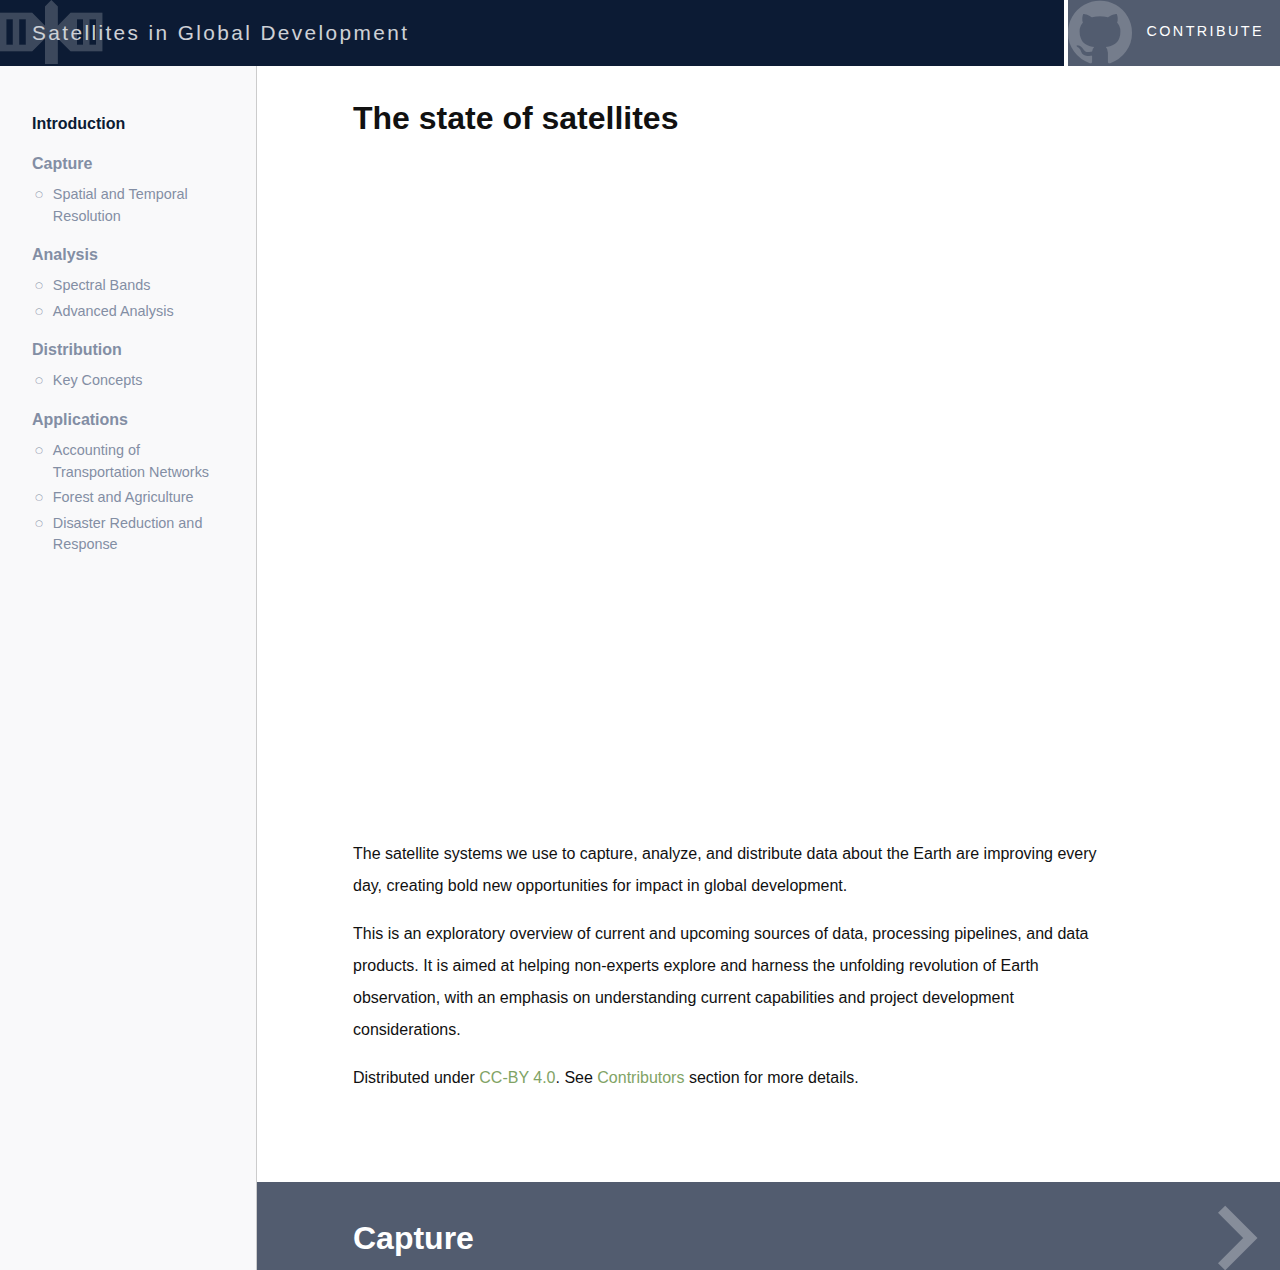
<file: index.html>
<!DOCTYPE html>
<html>

	<!--[if lt IE 10]> <html class="lt-ie10 no-js"  lang=""> <![endif]-->
<!--[if gt IE 9]><!--> <html class="no-js" lang=""> <!--<![endif]-->
<head>
  <meta charset="utf-8">
	<meta http-equiv="Content-Type" content="text/html; charset=UTF-8" />
  <meta name="description" content="Exploratory, and collaboratory, review of current and upcoming satellite tools for development, from capture, distribution, analysis and applications.">
  <meta content="width=device-width, initial-scale=1" name="viewport" />
  <title>State of Satellite Imagery</title>
	<link rel="canonical" href="/">
	<link rel="alternate" type="application/rss+xml" title="Jekyll Seed" href="/feed.xml">

  <link href='https://fonts.googleapis.com/css?family=Roboto:400,700,400italic,500,300,300italic' rel='stylesheet' type='text/css'>

  <link href='https://api.tiles.mapbox.com/mapbox.js/v2.2.1/mapbox.css' rel='stylesheet' />
	<link rel="stylesheet" href="/assets/styles/main-1793a45fb8.css">
</head>


	<body>

		<header id="header" class="hero">
	<div class="hero-block">
	  <h1 class="hero-block__title"><a href="/" class="icon-centerer"><i class="collecticon collecticon-satsummit-logo-symbol-pos"></i> Satellites in Global Development</a></h1>
		<!-- Mobile Nav -->
		<div id="mySidenav" class="sidenav">
		  <a href="javascript:void(0)" class="closebtn">&times;</a>
			<ul class="secondnav">
			  <li class="sidebar--title sidebar--title__first siderbar--item__active"><a href="/">Introduction</a></li>
			  
			    
			      <li class="sidebar--title "><a href="/capture/">Capture</a></li>
			    
			  
			    
			      <li class="sidebar--subsection "><a href="/capture/spatial-and-temporal-resolution.html"><i class="collecticon collecticon-circle-empty"></i><span>Spatial and Temporal Resolution</span></a></li>
			    
			  
			    
			      <li class="sidebar--title "><a href="/analysis/">Analysis</a></li>
			    
			  
			    
			      <li class="sidebar--subsection "><a href="/analysis/spectral-bands.html"><i class="collecticon collecticon-circle-empty"></i><span>Spectral Bands</span></a></li>
			    
			  
			    
			      <li class="sidebar--subsection "><a href="/analysis/advanced-analysis.html"><i class="collecticon collecticon-circle-empty"></i><span>Advanced Analysis</span></a></li>
			    
			  
			    
			      <li class="sidebar--title "><a href="/distribution/">Distribution</a></li>
			    
			  
			    
			      <li class="sidebar--subsection "><a href="/distribution/key-concepts.html"><i class="collecticon collecticon-circle-empty"></i><span>Key Concepts</span></a></li>
			    
			  
			    
			      <li class="sidebar--title "><a href="/applications/">Applications</a></li>
			    
			  
			    
			      <li class="sidebar--subsection "><a href="/applications/accounting-of-transportation-networks.html"><i class="collecticon collecticon-circle-empty"></i><span>Accounting of Transportation Networks</span></a></li>
			    
			  
			    
			      <li class="sidebar--subsection "><a href="/applications/forest-and-agriculture.html"><i class="collecticon collecticon-circle-empty"></i><span>Forest and Agriculture</span></a></li>
			    
			  
			    
			      <li class="sidebar--subsection "><a href="/applications/disaster-reduction-and-response.html"><i class="collecticon collecticon-circle-empty"></i><span>Disaster Reduction and Response</span></a></li>
			    
			  
			</ul>
		</div>

	  <!-- Mobile Nav Opener -->
		<nav class="nav--trigger"><i class="collecticon collecticon-hamburger-menu"></i></nav>

	  <!-- Contribute Block -->
	  <a href="https://github.com/satsummit/landscape" target="_blank">
	    <div class="contribute-block">
	    	<i class="collecticon collecticon-github"></i>CONTRIBUTE
	    </div>
	  </a>
	</div>
</header>


		<div class="container">
		  <div class="container-sidenav">
				<ul class="sidebar">
  <li class="sidebar--title sidebar--title__first siderbar--item__active"><a href="/">Introduction</a></li>
  
    
      <li class="sidebar--title "><a href="/capture/">Capture</a></li>
    
  
    
      <li class="sidebar--subsection "><a href="/capture/spatial-and-temporal-resolution.html"><i class="collecticon collecticon-circle-empty"></i><span>Spatial and Temporal Resolution</span></a></li>
    
  
    
      <li class="sidebar--title "><a href="/analysis/">Analysis</a></li>
    
  
    
      <li class="sidebar--subsection "><a href="/analysis/spectral-bands.html"><i class="collecticon collecticon-circle-empty"></i><span>Spectral Bands</span></a></li>
    
  
    
      <li class="sidebar--subsection "><a href="/analysis/advanced-analysis.html"><i class="collecticon collecticon-circle-empty"></i><span>Advanced Analysis</span></a></li>
    
  
    
      <li class="sidebar--title "><a href="/distribution/">Distribution</a></li>
    
  
    
      <li class="sidebar--subsection "><a href="/distribution/key-concepts.html"><i class="collecticon collecticon-circle-empty"></i><span>Key Concepts</span></a></li>
    
  
    
      <li class="sidebar--title "><a href="/applications/">Applications</a></li>
    
  
    
      <li class="sidebar--subsection "><a href="/applications/accounting-of-transportation-networks.html"><i class="collecticon collecticon-circle-empty"></i><span>Accounting of Transportation Networks</span></a></li>
    
  
    
      <li class="sidebar--subsection "><a href="/applications/forest-and-agriculture.html"><i class="collecticon collecticon-circle-empty"></i><span>Forest and Agriculture</span></a></li>
    
  
    
      <li class="sidebar--subsection "><a href="/applications/disaster-reduction-and-response.html"><i class="collecticon collecticon-circle-empty"></i><span>Disaster Reduction and Response</span></a></li>
    
  
 </ul>


		    <div class="container-article">
		      <article class="article-padding">

						<!-- Generate Navigation Links-->
						
							
							
								
							
						
							
							
						
							
							
						
							
							
						
							
							
						
							
							
						
							
							
						
							
							
						
							
							
						
							
							
						
							
							
						

						<div class="mobile--breadcrumbs">
	
		<a href="/">Introduction</a>
	
</div>


		      	<h2 id="the-state-of-satellites">The state of satellites</h2>

<div class="map-container">
  <div id="banner-map" class="static-map static-map__left"></div>
  <div id="banner-map-2" class="static-map static-map__right"></div>
</div>

<p>The satellite systems we use to capture, analyze, and distribute data about the Earth are improving every day, creating bold new opportunities for impact in global development.</p>

<p>This is an exploratory overview of current and upcoming sources of data, processing pipelines, and data products. It is aimed at helping non-experts explore and harness the unfolding revolution of Earth observation, with an emphasis on understanding current capabilities and project development considerations.</p>

<p>Distributed under <a href="https://creativecommons.org/licenses/by/4.0/" target="_blank">CC-BY 4.0</a>. See <a href="/contributors.html">Contributors</a> section for more details.</p>

		      </article>

				<!-- Footer Content-->
<footer class="article-footer article-footer__fwidth">

	<!-- Determine if we need two nav blocks or one -->
	<a href="/capture/" class="article-footer__flex">
		<!-- Create first footer block -->
		<article class="article-footer__full">
			<!-- Determine which chevron to use.. -->
			
				<i class="collecticon collecticon-chevron-right"></i>
			

			<!-- If we're on the first page, just use the title for the next page -->
			<h2>
				
					Capture
				
			</h2>
		</article>
	 </a>
	 <!-- If we're doing two pages, make the second block -->
	 
</footer>

<script src='https://api.tiles.mapbox.com/mapbox.js/v2.2.1/mapbox.js'></script>

		    </div>
		  </div>
		</div>

	</body>

<script src="/assets/scripts/vendor-6a0aeb6900.js"></script>
<script src="/assets/scripts/bundle-a184204525.js"></script>

</html>
</file>
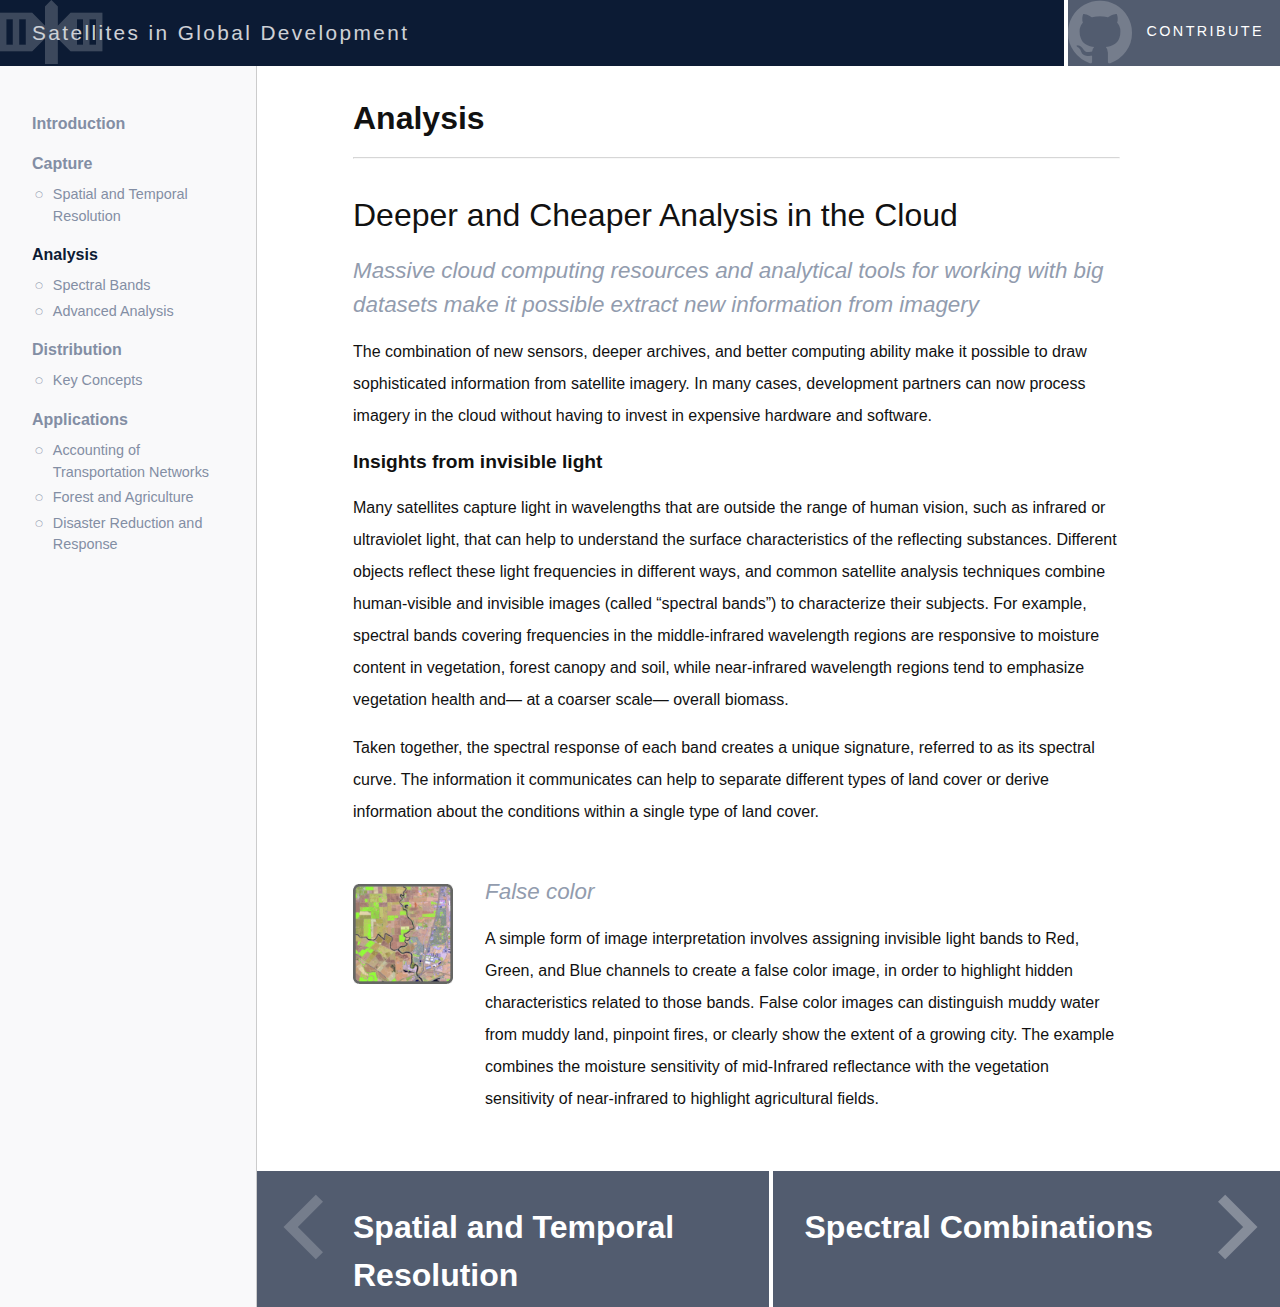
<file: analysis/index.html>
<!DOCTYPE html>
<html>

	<!--[if lt IE 10]> <html class="lt-ie10 no-js"  lang=""> <![endif]-->
<!--[if gt IE 9]><!--> <html class="no-js" lang=""> <!--<![endif]-->
<head>
  <meta charset="utf-8">
	<meta http-equiv="Content-Type" content="text/html; charset=UTF-8" />
  <meta name="description" content="Exploratory, and collaboratory, review of current and upcoming satellite tools for development, from capture, distribution, analysis and applications.">
  <meta content="width=device-width, initial-scale=1" name="viewport" />
  <title>State of Satellite Imagery</title>
	<link rel="canonical" href="/analysis/">
	<link rel="alternate" type="application/rss+xml" title="Jekyll Seed" href="/feed.xml">

  <link href='https://fonts.googleapis.com/css?family=Roboto:400,700,400italic,500,300,300italic' rel='stylesheet' type='text/css'>

  <link href='https://api.tiles.mapbox.com/mapbox.js/v2.2.1/mapbox.css' rel='stylesheet' />
	<link rel="stylesheet" href="/assets/styles/main-1793a45fb8.css">
</head>


	<body>

		<header id="header" class="hero">
	<div class="hero-block">
	  <h1 class="hero-block__title"><a href="/" class="icon-centerer"><i class="collecticon collecticon-satsummit-logo-symbol-pos"></i> Satellites in Global Development</a></h1>
		<!-- Mobile Nav -->
		<div id="mySidenav" class="sidenav">
		  <a href="javascript:void(0)" class="closebtn">&times;</a>
			<ul class="secondnav">
			  <li class="sidebar--title sidebar--title__first "><a href="/">Introduction</a></li>
			  
			    
			      <li class="sidebar--title "><a href="/capture/">Capture</a></li>
			    
			  
			    
			      <li class="sidebar--subsection "><a href="/capture/spatial-and-temporal-resolution.html"><i class="collecticon collecticon-circle-empty"></i><span>Spatial and Temporal Resolution</span></a></li>
			    
			  
			    
			      <li class="sidebar--title siderbar--item__active"><a href="/analysis/">Analysis</a></li>
			    
			  
			    
			      <li class="sidebar--subsection "><a href="/analysis/spectral-bands.html"><i class="collecticon collecticon-circle-empty"></i><span>Spectral Bands</span></a></li>
			    
			  
			    
			      <li class="sidebar--subsection "><a href="/analysis/advanced-analysis.html"><i class="collecticon collecticon-circle-empty"></i><span>Advanced Analysis</span></a></li>
			    
			  
			    
			      <li class="sidebar--title "><a href="/distribution/">Distribution</a></li>
			    
			  
			    
			      <li class="sidebar--subsection "><a href="/distribution/key-concepts.html"><i class="collecticon collecticon-circle-empty"></i><span>Key Concepts</span></a></li>
			    
			  
			    
			      <li class="sidebar--title "><a href="/applications/">Applications</a></li>
			    
			  
			    
			      <li class="sidebar--subsection "><a href="/applications/accounting-of-transportation-networks.html"><i class="collecticon collecticon-circle-empty"></i><span>Accounting of Transportation Networks</span></a></li>
			    
			  
			    
			      <li class="sidebar--subsection "><a href="/applications/forest-and-agriculture.html"><i class="collecticon collecticon-circle-empty"></i><span>Forest and Agriculture</span></a></li>
			    
			  
			    
			      <li class="sidebar--subsection "><a href="/applications/disaster-reduction-and-response.html"><i class="collecticon collecticon-circle-empty"></i><span>Disaster Reduction and Response</span></a></li>
			    
			  
			</ul>
		</div>

	  <!-- Mobile Nav Opener -->
		<nav class="nav--trigger"><i class="collecticon collecticon-hamburger-menu"></i></nav>

	  <!-- Contribute Block -->
	  <a href="https://github.com/satsummit/landscape" target="_blank">
	    <div class="contribute-block">
	    	<i class="collecticon collecticon-github"></i>CONTRIBUTE
	    </div>
	  </a>
	</div>
</header>


		<div class="container">
		  <div class="container-sidenav">
				<ul class="sidebar">
  <li class="sidebar--title sidebar--title__first "><a href="/">Introduction</a></li>
  
    
      <li class="sidebar--title "><a href="/capture/">Capture</a></li>
    
  
    
      <li class="sidebar--subsection "><a href="/capture/spatial-and-temporal-resolution.html"><i class="collecticon collecticon-circle-empty"></i><span>Spatial and Temporal Resolution</span></a></li>
    
  
    
      <li class="sidebar--title siderbar--item__active"><a href="/analysis/">Analysis</a></li>
    
  
    
      <li class="sidebar--subsection "><a href="/analysis/spectral-bands.html"><i class="collecticon collecticon-circle-empty"></i><span>Spectral Bands</span></a></li>
    
  
    
      <li class="sidebar--subsection "><a href="/analysis/advanced-analysis.html"><i class="collecticon collecticon-circle-empty"></i><span>Advanced Analysis</span></a></li>
    
  
    
      <li class="sidebar--title "><a href="/distribution/">Distribution</a></li>
    
  
    
      <li class="sidebar--subsection "><a href="/distribution/key-concepts.html"><i class="collecticon collecticon-circle-empty"></i><span>Key Concepts</span></a></li>
    
  
    
      <li class="sidebar--title "><a href="/applications/">Applications</a></li>
    
  
    
      <li class="sidebar--subsection "><a href="/applications/accounting-of-transportation-networks.html"><i class="collecticon collecticon-circle-empty"></i><span>Accounting of Transportation Networks</span></a></li>
    
  
    
      <li class="sidebar--subsection "><a href="/applications/forest-and-agriculture.html"><i class="collecticon collecticon-circle-empty"></i><span>Forest and Agriculture</span></a></li>
    
  
    
      <li class="sidebar--subsection "><a href="/applications/disaster-reduction-and-response.html"><i class="collecticon collecticon-circle-empty"></i><span>Disaster Reduction and Response</span></a></li>
    
  
 </ul>


		    <div class="container-article">
		      <article class="article-padding">

						<!-- Generate Navigation Links-->
						
							
							
						
							
								
							
							
						
							
							
						
							
							
						
							
							
						
							
							
						
							
							
						
							
							
						
							
							
						
							
							
						
							
							
						

						<div class="mobile--breadcrumbs">
	
		<a href="/analysis/">Analysis</a>
	
</div>


		      	<h2 id="analysis">Analysis</h2>

<hr />

<h1 id="deeper-and-cheaper-analysis-in-the-cloud">Deeper and Cheaper Analysis in the Cloud</h1>

<h4 id="massive-cloud-computing-resources-and-analytical-tools-for-working-with-big-datasets-make-it-possible-extract-new-information-from-imagery">Massive cloud computing resources and analytical tools for working with big datasets make it possible extract new information from imagery</h4>

<p>The combination of new sensors, deeper archives, and better computing ability make it possible to draw sophisticated information from satellite imagery. In many cases, development partners can now process imagery in the cloud without having to invest in expensive hardware and software.</p>

<h3 id="insights-from-invisible-light">Insights from invisible light</h3>

<p>Many satellites capture light in wavelengths that are outside the range of human vision, such as infrared or ultraviolet light, that can help to understand the surface characteristics of the reflecting substances. Different objects reflect these light frequencies in different ways, and common satellite analysis techniques combine human-visible and invisible images (called “spectral bands”) to characterize their subjects. For example, spectral bands covering frequencies in the middle-infrared wavelength regions are responsive to moisture content in vegetation, forest canopy and soil, while near-infrared wavelength regions tend to emphasize vegetation health and— at a coarser scale— overall biomass.</p>

<p>Taken together, the spectral response of each band creates a unique signature, referred to as its spectral curve. The information it communicates can help to separate different types of land cover or derive information about the conditions within a single type of land cover.</p>

<div class="image-container">
	<div class="image-container-left">
		<img class="" src="../assets/graphics/content/false_color.png" />
	</div>
	<div class="image-container-right">
		<dt><h4>False color</h4></dt>
		<dd class="image-container-defintion">
			A simple form of image interpretation involves assigning invisible light bands to Red, Green, and Blue channels to create a false color image, in order to highlight hidden characteristics related to those bands. False color images can distinguish muddy water from muddy land, pinpoint fires, or clearly show the extent of a growing city. The example combines the moisture sensitivity of mid-Infrared reflectance with the vegetation sensitivity of near-infrared to highlight agricultural fields.
		</dd>
		
	</div>
</div>


		      </article>

				<!-- Footer Content-->
<footer class="article-footer ">

	<!-- Determine if we need two nav blocks or one -->
	<a href="/capture/spatial-and-temporal-resolution.html" class="article-footer__flex">
		<!-- Create first footer block -->
		<article class="article-footer__left">
			<!-- Determine which chevron to use.. -->
			
				<i class="collecticon collecticon-chevron-left"></i>
			

			<!-- If we're on the first page, just use the title for the next page -->
			<h2>
				
					Spatial and Temporal Resolution
				
			</h2>
		</article>
	 </a>
	 <!-- If we're doing two pages, make the second block -->
	 
	 	<a href="/" class="article-footer__flex">
	 		<article class="article-footer__right">
	 			<i class="collecticon collecticon-chevron-right"></i>

	 			<!-- title -->
	 			<h2>Spectral Combinations</h2>

				<!-- preview -->
	 			<p></p>

	 		</article>
	 	</a>
	 
</footer>

<script src='https://api.tiles.mapbox.com/mapbox.js/v2.2.1/mapbox.js'></script>

		    </div>
		  </div>
		</div>

	</body>

<script src="/assets/scripts/vendor-6a0aeb6900.js"></script>
<script src="/assets/scripts/bundle-a184204525.js"></script>

</html>
</file>
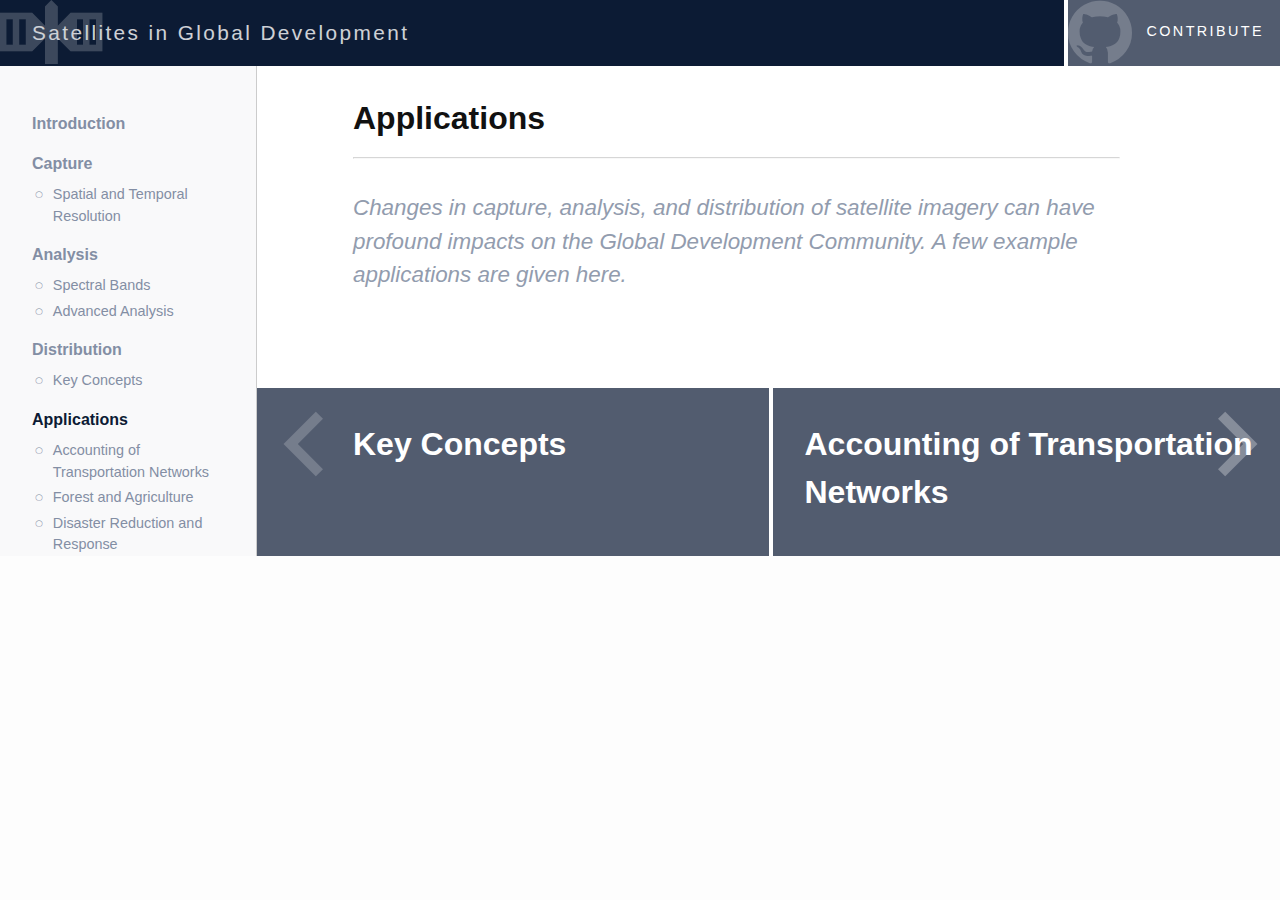
<file: applications/index.html>
<!DOCTYPE html>
<html>

	<!--[if lt IE 10]> <html class="lt-ie10 no-js"  lang=""> <![endif]-->
<!--[if gt IE 9]><!--> <html class="no-js" lang=""> <!--<![endif]-->
<head>
  <meta charset="utf-8">
	<meta http-equiv="Content-Type" content="text/html; charset=UTF-8" />
  <meta name="description" content="Exploratory, and collaboratory, review of current and upcoming satellite tools for development, from capture, distribution, analysis and applications.">
  <meta content="width=device-width, initial-scale=1" name="viewport" />
  <title>State of Satellite Imagery</title>
	<link rel="canonical" href="/applications/">
	<link rel="alternate" type="application/rss+xml" title="Jekyll Seed" href="/feed.xml">

  <link href='https://fonts.googleapis.com/css?family=Roboto:400,700,400italic,500,300,300italic' rel='stylesheet' type='text/css'>

  <link href='https://api.tiles.mapbox.com/mapbox.js/v2.2.1/mapbox.css' rel='stylesheet' />
	<link rel="stylesheet" href="/assets/styles/main-1793a45fb8.css">
</head>


	<body>

		<header id="header" class="hero">
	<div class="hero-block">
	  <h1 class="hero-block__title"><a href="/" class="icon-centerer"><i class="collecticon collecticon-satsummit-logo-symbol-pos"></i> Satellites in Global Development</a></h1>
		<!-- Mobile Nav -->
		<div id="mySidenav" class="sidenav">
		  <a href="javascript:void(0)" class="closebtn">&times;</a>
			<ul class="secondnav">
			  <li class="sidebar--title sidebar--title__first "><a href="/">Introduction</a></li>
			  
			    
			      <li class="sidebar--title "><a href="/capture/">Capture</a></li>
			    
			  
			    
			      <li class="sidebar--subsection "><a href="/capture/spatial-and-temporal-resolution.html"><i class="collecticon collecticon-circle-empty"></i><span>Spatial and Temporal Resolution</span></a></li>
			    
			  
			    
			      <li class="sidebar--title "><a href="/analysis/">Analysis</a></li>
			    
			  
			    
			      <li class="sidebar--subsection "><a href="/analysis/spectral-bands.html"><i class="collecticon collecticon-circle-empty"></i><span>Spectral Bands</span></a></li>
			    
			  
			    
			      <li class="sidebar--subsection "><a href="/analysis/advanced-analysis.html"><i class="collecticon collecticon-circle-empty"></i><span>Advanced Analysis</span></a></li>
			    
			  
			    
			      <li class="sidebar--title "><a href="/distribution/">Distribution</a></li>
			    
			  
			    
			      <li class="sidebar--subsection "><a href="/distribution/key-concepts.html"><i class="collecticon collecticon-circle-empty"></i><span>Key Concepts</span></a></li>
			    
			  
			    
			      <li class="sidebar--title siderbar--item__active"><a href="/applications/">Applications</a></li>
			    
			  
			    
			      <li class="sidebar--subsection "><a href="/applications/accounting-of-transportation-networks.html"><i class="collecticon collecticon-circle-empty"></i><span>Accounting of Transportation Networks</span></a></li>
			    
			  
			    
			      <li class="sidebar--subsection "><a href="/applications/forest-and-agriculture.html"><i class="collecticon collecticon-circle-empty"></i><span>Forest and Agriculture</span></a></li>
			    
			  
			    
			      <li class="sidebar--subsection "><a href="/applications/disaster-reduction-and-response.html"><i class="collecticon collecticon-circle-empty"></i><span>Disaster Reduction and Response</span></a></li>
			    
			  
			</ul>
		</div>

	  <!-- Mobile Nav Opener -->
		<nav class="nav--trigger"><i class="collecticon collecticon-hamburger-menu"></i></nav>

	  <!-- Contribute Block -->
	  <a href="https://github.com/satsummit/landscape" target="_blank">
	    <div class="contribute-block">
	    	<i class="collecticon collecticon-github"></i>CONTRIBUTE
	    </div>
	  </a>
	</div>
</header>


		<div class="container">
		  <div class="container-sidenav">
				<ul class="sidebar">
  <li class="sidebar--title sidebar--title__first "><a href="/">Introduction</a></li>
  
    
      <li class="sidebar--title "><a href="/capture/">Capture</a></li>
    
  
    
      <li class="sidebar--subsection "><a href="/capture/spatial-and-temporal-resolution.html"><i class="collecticon collecticon-circle-empty"></i><span>Spatial and Temporal Resolution</span></a></li>
    
  
    
      <li class="sidebar--title "><a href="/analysis/">Analysis</a></li>
    
  
    
      <li class="sidebar--subsection "><a href="/analysis/spectral-bands.html"><i class="collecticon collecticon-circle-empty"></i><span>Spectral Bands</span></a></li>
    
  
    
      <li class="sidebar--subsection "><a href="/analysis/advanced-analysis.html"><i class="collecticon collecticon-circle-empty"></i><span>Advanced Analysis</span></a></li>
    
  
    
      <li class="sidebar--title "><a href="/distribution/">Distribution</a></li>
    
  
    
      <li class="sidebar--subsection "><a href="/distribution/key-concepts.html"><i class="collecticon collecticon-circle-empty"></i><span>Key Concepts</span></a></li>
    
  
    
      <li class="sidebar--title siderbar--item__active"><a href="/applications/">Applications</a></li>
    
  
    
      <li class="sidebar--subsection "><a href="/applications/accounting-of-transportation-networks.html"><i class="collecticon collecticon-circle-empty"></i><span>Accounting of Transportation Networks</span></a></li>
    
  
    
      <li class="sidebar--subsection "><a href="/applications/forest-and-agriculture.html"><i class="collecticon collecticon-circle-empty"></i><span>Forest and Agriculture</span></a></li>
    
  
    
      <li class="sidebar--subsection "><a href="/applications/disaster-reduction-and-response.html"><i class="collecticon collecticon-circle-empty"></i><span>Disaster Reduction and Response</span></a></li>
    
  
 </ul>


		    <div class="container-article">
		      <article class="article-padding">

						<!-- Generate Navigation Links-->
						
							
							
						
							
							
						
							
							
						
							
							
						
							
							
						
							
							
						
							
								
							
							
						
							
							
						
							
							
								
							
						
							
							
						
							
							
						

						<div class="mobile--breadcrumbs">
	
		<a href="/applications/">Applications</a>
	
</div>


		      	<h2 id="applications">Applications</h2>

<hr />

<h4 id="changes-in-capture-analysis-and-distribution-of-satellite-imagery-can-have-profound-impacts-on-the-global-development-community-a-few-example-applications-are-given-here">Changes in capture, analysis, and distribution of satellite imagery can have profound impacts on the Global Development Community. A few example applications are given here.</h4>

		      </article>

				<!-- Footer Content-->
<footer class="article-footer ">

	<!-- Determine if we need two nav blocks or one -->
	<a href="/distribution/key-concepts.html" class="article-footer__flex">
		<!-- Create first footer block -->
		<article class="article-footer__left">
			<!-- Determine which chevron to use.. -->
			
				<i class="collecticon collecticon-chevron-left"></i>
			

			<!-- If we're on the first page, just use the title for the next page -->
			<h2>
				
					Key Concepts
				
			</h2>
		</article>
	 </a>
	 <!-- If we're doing two pages, make the second block -->
	 
	 	<a href="/applications/accounting-of-transportation-networks.html" class="article-footer__flex">
	 		<article class="article-footer__right">
	 			<i class="collecticon collecticon-chevron-right"></i>

	 			<!-- title -->
	 			<h2>Accounting of Transportation Networks</h2>

				<!-- preview -->
	 			<p></p>

	 		</article>
	 	</a>
	 
</footer>

<script src='https://api.tiles.mapbox.com/mapbox.js/v2.2.1/mapbox.js'></script>

		    </div>
		  </div>
		</div>

	</body>

<script src="/assets/scripts/vendor-6a0aeb6900.js"></script>
<script src="/assets/scripts/bundle-a184204525.js"></script>

</html>
</file>
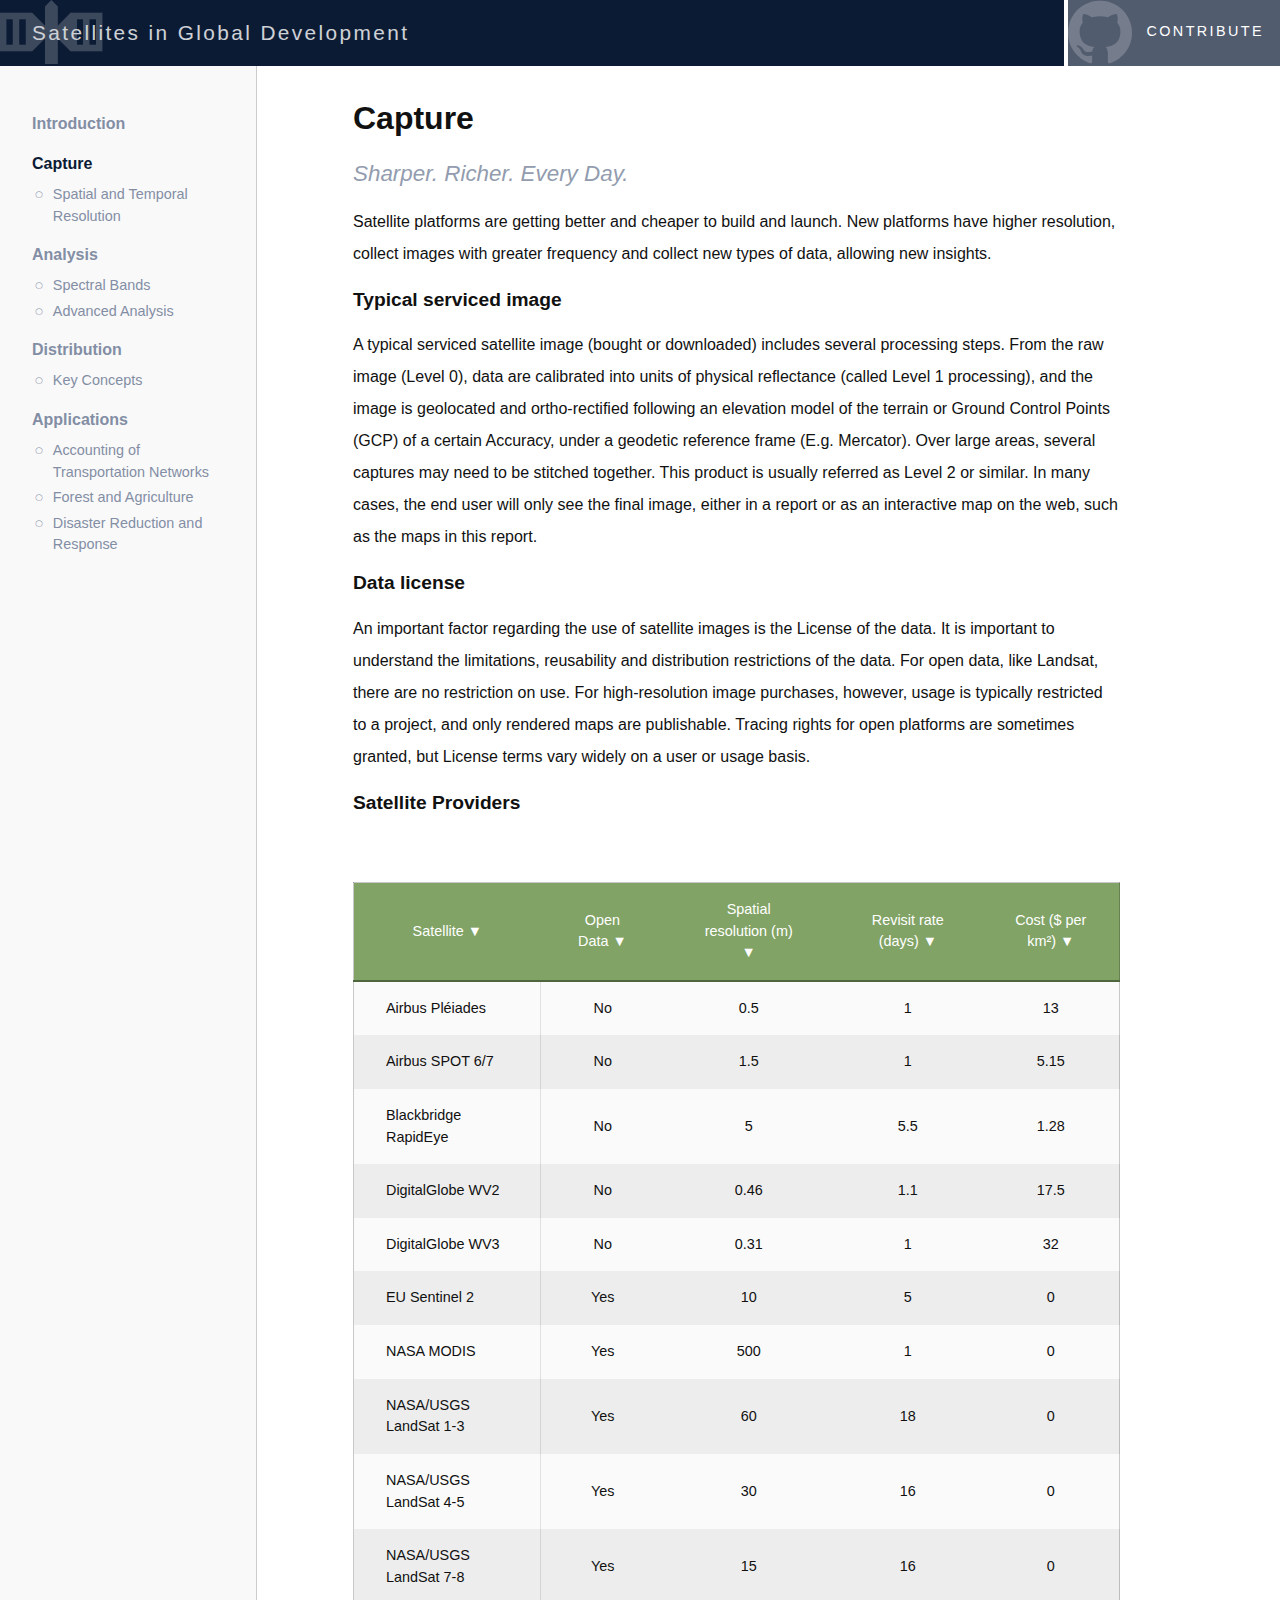
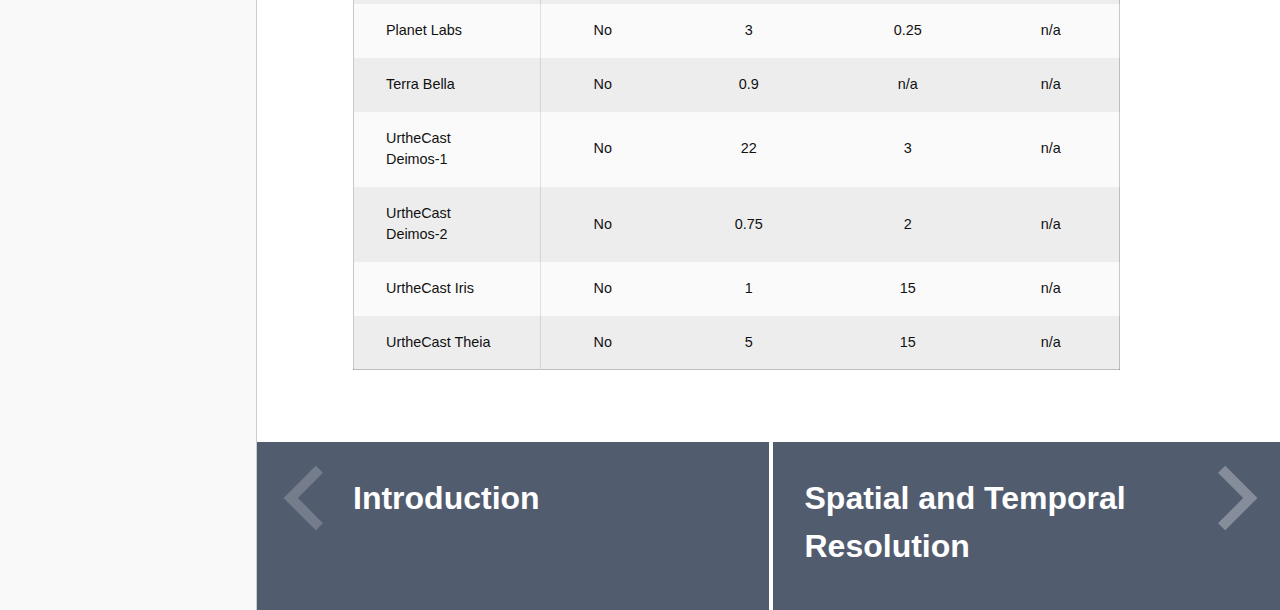
<file: capture/index.html>
<!DOCTYPE html>
<html>

	<!--[if lt IE 10]> <html class="lt-ie10 no-js"  lang=""> <![endif]-->
<!--[if gt IE 9]><!--> <html class="no-js" lang=""> <!--<![endif]-->
<head>
  <meta charset="utf-8">
	<meta http-equiv="Content-Type" content="text/html; charset=UTF-8" />
  <meta name="description" content="Exploratory, and collaboratory, review of current and upcoming satellite tools for development, from capture, distribution, analysis and applications.">
  <meta content="width=device-width, initial-scale=1" name="viewport" />
  <title>State of Satellite Imagery</title>
	<link rel="canonical" href="/capture/">
	<link rel="alternate" type="application/rss+xml" title="Jekyll Seed" href="/feed.xml">

  <link href='https://fonts.googleapis.com/css?family=Roboto:400,700,400italic,500,300,300italic' rel='stylesheet' type='text/css'>

  <link href='https://api.tiles.mapbox.com/mapbox.js/v2.2.1/mapbox.css' rel='stylesheet' />
	<link rel="stylesheet" href="/assets/styles/main-1793a45fb8.css">
</head>


	<body>

		<header id="header" class="hero">
	<div class="hero-block">
	  <h1 class="hero-block__title"><a href="/" class="icon-centerer"><i class="collecticon collecticon-satsummit-logo-symbol-pos"></i> Satellites in Global Development</a></h1>
		<!-- Mobile Nav -->
		<div id="mySidenav" class="sidenav">
		  <a href="javascript:void(0)" class="closebtn">&times;</a>
			<ul class="secondnav">
			  <li class="sidebar--title sidebar--title__first "><a href="/">Introduction</a></li>
			  
			    
			      <li class="sidebar--title siderbar--item__active"><a href="/capture/">Capture</a></li>
			    
			  
			    
			      <li class="sidebar--subsection "><a href="/capture/spatial-and-temporal-resolution.html"><i class="collecticon collecticon-circle-empty"></i><span>Spatial and Temporal Resolution</span></a></li>
			    
			  
			    
			      <li class="sidebar--title "><a href="/analysis/">Analysis</a></li>
			    
			  
			    
			      <li class="sidebar--subsection "><a href="/analysis/spectral-bands.html"><i class="collecticon collecticon-circle-empty"></i><span>Spectral Bands</span></a></li>
			    
			  
			    
			      <li class="sidebar--subsection "><a href="/analysis/advanced-analysis.html"><i class="collecticon collecticon-circle-empty"></i><span>Advanced Analysis</span></a></li>
			    
			  
			    
			      <li class="sidebar--title "><a href="/distribution/">Distribution</a></li>
			    
			  
			    
			      <li class="sidebar--subsection "><a href="/distribution/key-concepts.html"><i class="collecticon collecticon-circle-empty"></i><span>Key Concepts</span></a></li>
			    
			  
			    
			      <li class="sidebar--title "><a href="/applications/">Applications</a></li>
			    
			  
			    
			      <li class="sidebar--subsection "><a href="/applications/accounting-of-transportation-networks.html"><i class="collecticon collecticon-circle-empty"></i><span>Accounting of Transportation Networks</span></a></li>
			    
			  
			    
			      <li class="sidebar--subsection "><a href="/applications/forest-and-agriculture.html"><i class="collecticon collecticon-circle-empty"></i><span>Forest and Agriculture</span></a></li>
			    
			  
			    
			      <li class="sidebar--subsection "><a href="/applications/disaster-reduction-and-response.html"><i class="collecticon collecticon-circle-empty"></i><span>Disaster Reduction and Response</span></a></li>
			    
			  
			</ul>
		</div>

	  <!-- Mobile Nav Opener -->
		<nav class="nav--trigger"><i class="collecticon collecticon-hamburger-menu"></i></nav>

	  <!-- Contribute Block -->
	  <a href="https://github.com/satsummit/landscape" target="_blank">
	    <div class="contribute-block">
	    	<i class="collecticon collecticon-github"></i>CONTRIBUTE
	    </div>
	  </a>
	</div>
</header>


		<div class="container">
		  <div class="container-sidenav">
				<ul class="sidebar">
  <li class="sidebar--title sidebar--title__first "><a href="/">Introduction</a></li>
  
    
      <li class="sidebar--title siderbar--item__active"><a href="/capture/">Capture</a></li>
    
  
    
      <li class="sidebar--subsection "><a href="/capture/spatial-and-temporal-resolution.html"><i class="collecticon collecticon-circle-empty"></i><span>Spatial and Temporal Resolution</span></a></li>
    
  
    
      <li class="sidebar--title "><a href="/analysis/">Analysis</a></li>
    
  
    
      <li class="sidebar--subsection "><a href="/analysis/spectral-bands.html"><i class="collecticon collecticon-circle-empty"></i><span>Spectral Bands</span></a></li>
    
  
    
      <li class="sidebar--subsection "><a href="/analysis/advanced-analysis.html"><i class="collecticon collecticon-circle-empty"></i><span>Advanced Analysis</span></a></li>
    
  
    
      <li class="sidebar--title "><a href="/distribution/">Distribution</a></li>
    
  
    
      <li class="sidebar--subsection "><a href="/distribution/key-concepts.html"><i class="collecticon collecticon-circle-empty"></i><span>Key Concepts</span></a></li>
    
  
    
      <li class="sidebar--title "><a href="/applications/">Applications</a></li>
    
  
    
      <li class="sidebar--subsection "><a href="/applications/accounting-of-transportation-networks.html"><i class="collecticon collecticon-circle-empty"></i><span>Accounting of Transportation Networks</span></a></li>
    
  
    
      <li class="sidebar--subsection "><a href="/applications/forest-and-agriculture.html"><i class="collecticon collecticon-circle-empty"></i><span>Forest and Agriculture</span></a></li>
    
  
    
      <li class="sidebar--subsection "><a href="/applications/disaster-reduction-and-response.html"><i class="collecticon collecticon-circle-empty"></i><span>Disaster Reduction and Response</span></a></li>
    
  
 </ul>


		    <div class="container-article">
		      <article class="article-padding">

						<!-- Generate Navigation Links-->
						
							
								
							
							
						
							
								
							
							
								
							
						
							
								
							
							
						
							
								
							
							
						
							
								
							
							
						
							
								
							
							
						
							
								
							
							
						
							
								
							
							
						
							
								
							
							
						
							
								
							
							
						
							
								
							
							
						

						<div class="mobile--breadcrumbs">
	
		<a href="/capture/">Capture</a>
	
</div>


		      	<h2 id="capture">Capture</h2>

<h4 id="sharper-richer-every-day">Sharper. Richer. Every Day.</h4>

<p>Satellite platforms are getting better and cheaper to build and launch. New platforms have higher resolution, collect images with greater frequency and collect new types of data, allowing new insights.</p>

<h3 id="typical-serviced-image">Typical serviced image</h3>

<p>A typical serviced satellite image (bought or downloaded) includes several processing steps. From the raw image (Level 0), data are calibrated into units of physical reflectance (called Level 1 processing), and the image is geolocated and ortho-rectified following an elevation model of the terrain or Ground Control Points (GCP) of a certain Accuracy, under a geodetic reference frame (E.g. Mercator). Over large areas, several captures may need to be stitched together. This product is usually referred as Level 2 or similar. In many cases, the end user will only see the final image, either in a report or as an interactive map on the web, such as the maps in this report.</p>

<h3 id="data-license">Data license</h3>

<p>An important factor regarding the use of satellite images is the License of the data. It is important to understand the limitations, reusability and distribution restrictions of the data. For open data, like Landsat, there are no restriction on use. For high-resolution image purchases, however, usage is typically restricted to a project, and only rendered maps are publishable. Tracing rights for open platforms are sometimes granted, but License terms vary widely on a user or usage basis.</p>

<h3 id="satellite-providers">Satellite Providers</h3>

<div class="table-container">
  <div id="capabilityTable" class=""></div>
</div>

		      </article>

				<!-- Footer Content-->
<footer class="article-footer ">

	<!-- Determine if we need two nav blocks or one -->
	<a href="/" class="article-footer__flex">
		<!-- Create first footer block -->
		<article class="article-footer__left">
			<!-- Determine which chevron to use.. -->
			
				<i class="collecticon collecticon-chevron-left"></i>
			

			<!-- If we're on the first page, just use the title for the next page -->
			<h2>
				
					Introduction
				
			</h2>
		</article>
	 </a>
	 <!-- If we're doing two pages, make the second block -->
	 
	 	<a href="/capture/spatial-and-temporal-resolution.html" class="article-footer__flex">
	 		<article class="article-footer__right">
	 			<i class="collecticon collecticon-chevron-right"></i>

	 			<!-- title -->
	 			<h2>Spatial and Temporal Resolution</h2>

				<!-- preview -->
	 			<p></p>

	 		</article>
	 	</a>
	 
</footer>

<script src='https://api.tiles.mapbox.com/mapbox.js/v2.2.1/mapbox.js'></script>

		    </div>
		  </div>
		</div>

	</body>

<script src="/assets/scripts/vendor-6a0aeb6900.js"></script>
<script src="/assets/scripts/bundle-a184204525.js"></script>

</html>
</file>
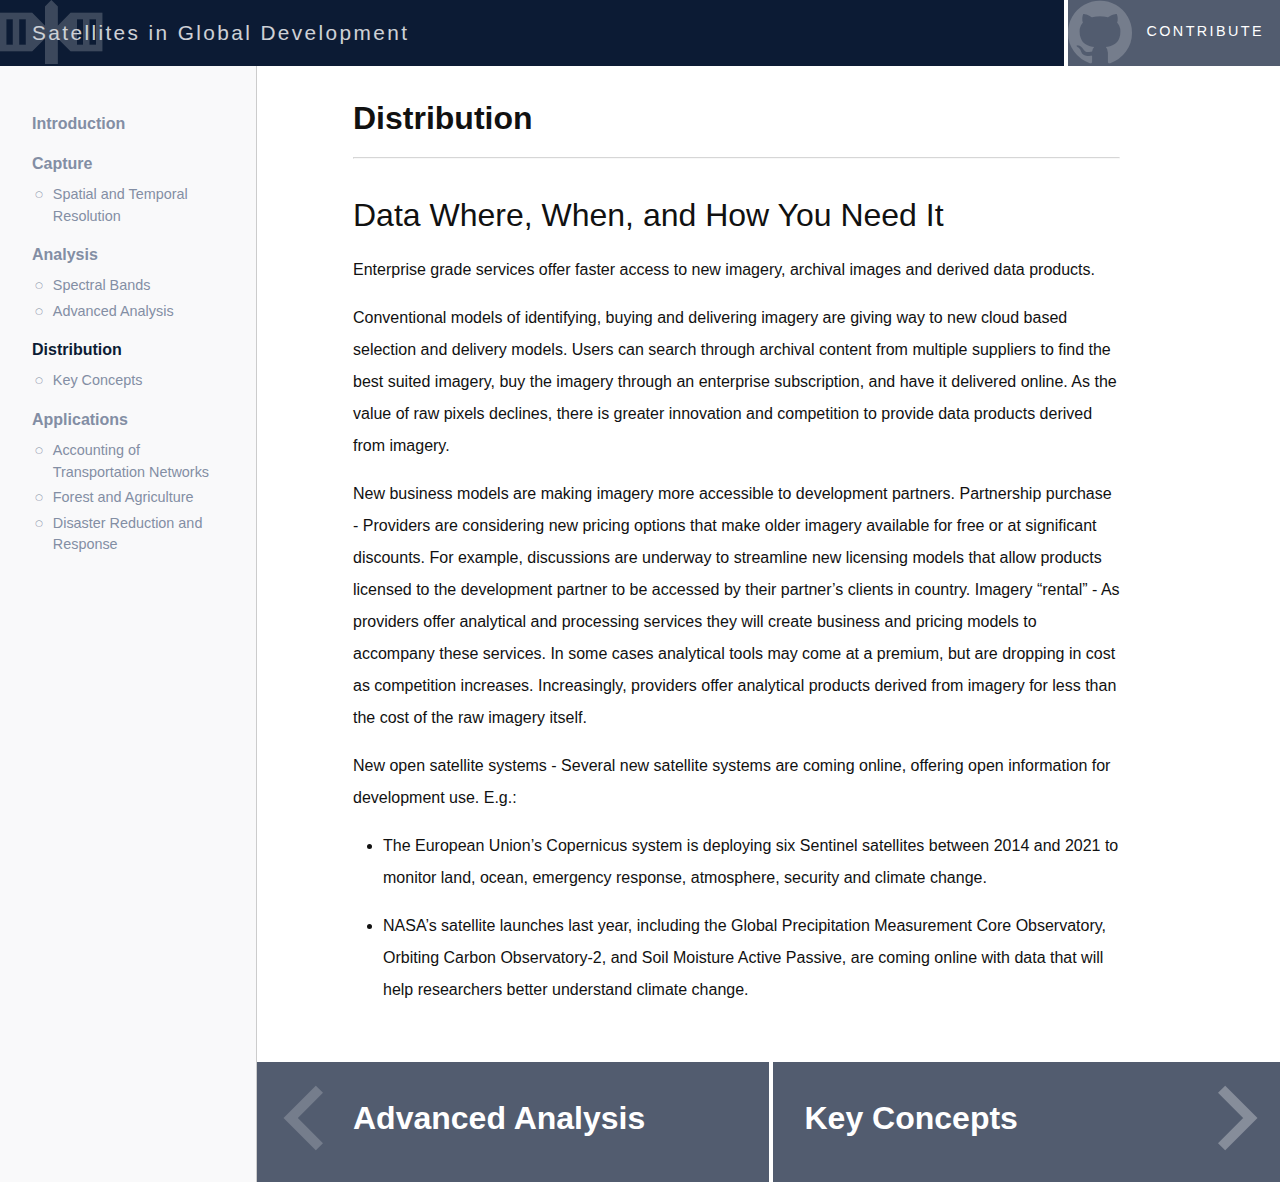
<file: distribution/index.html>
<!DOCTYPE html>
<html>

	<!--[if lt IE 10]> <html class="lt-ie10 no-js"  lang=""> <![endif]-->
<!--[if gt IE 9]><!--> <html class="no-js" lang=""> <!--<![endif]-->
<head>
  <meta charset="utf-8">
	<meta http-equiv="Content-Type" content="text/html; charset=UTF-8" />
  <meta name="description" content="Exploratory, and collaboratory, review of current and upcoming satellite tools for development, from capture, distribution, analysis and applications.">
  <meta content="width=device-width, initial-scale=1" name="viewport" />
  <title>State of Satellite Imagery</title>
	<link rel="canonical" href="/distribution/">
	<link rel="alternate" type="application/rss+xml" title="Jekyll Seed" href="/feed.xml">

  <link href='https://fonts.googleapis.com/css?family=Roboto:400,700,400italic,500,300,300italic' rel='stylesheet' type='text/css'>

  <link href='https://api.tiles.mapbox.com/mapbox.js/v2.2.1/mapbox.css' rel='stylesheet' />
	<link rel="stylesheet" href="/assets/styles/main-1793a45fb8.css">
</head>


	<body>

		<header id="header" class="hero">
	<div class="hero-block">
	  <h1 class="hero-block__title"><a href="/" class="icon-centerer"><i class="collecticon collecticon-satsummit-logo-symbol-pos"></i> Satellites in Global Development</a></h1>
		<!-- Mobile Nav -->
		<div id="mySidenav" class="sidenav">
		  <a href="javascript:void(0)" class="closebtn">&times;</a>
			<ul class="secondnav">
			  <li class="sidebar--title sidebar--title__first "><a href="/">Introduction</a></li>
			  
			    
			      <li class="sidebar--title "><a href="/capture/">Capture</a></li>
			    
			  
			    
			      <li class="sidebar--subsection "><a href="/capture/spatial-and-temporal-resolution.html"><i class="collecticon collecticon-circle-empty"></i><span>Spatial and Temporal Resolution</span></a></li>
			    
			  
			    
			      <li class="sidebar--title "><a href="/analysis/">Analysis</a></li>
			    
			  
			    
			      <li class="sidebar--subsection "><a href="/analysis/spectral-bands.html"><i class="collecticon collecticon-circle-empty"></i><span>Spectral Bands</span></a></li>
			    
			  
			    
			      <li class="sidebar--subsection "><a href="/analysis/advanced-analysis.html"><i class="collecticon collecticon-circle-empty"></i><span>Advanced Analysis</span></a></li>
			    
			  
			    
			      <li class="sidebar--title siderbar--item__active"><a href="/distribution/">Distribution</a></li>
			    
			  
			    
			      <li class="sidebar--subsection "><a href="/distribution/key-concepts.html"><i class="collecticon collecticon-circle-empty"></i><span>Key Concepts</span></a></li>
			    
			  
			    
			      <li class="sidebar--title "><a href="/applications/">Applications</a></li>
			    
			  
			    
			      <li class="sidebar--subsection "><a href="/applications/accounting-of-transportation-networks.html"><i class="collecticon collecticon-circle-empty"></i><span>Accounting of Transportation Networks</span></a></li>
			    
			  
			    
			      <li class="sidebar--subsection "><a href="/applications/forest-and-agriculture.html"><i class="collecticon collecticon-circle-empty"></i><span>Forest and Agriculture</span></a></li>
			    
			  
			    
			      <li class="sidebar--subsection "><a href="/applications/disaster-reduction-and-response.html"><i class="collecticon collecticon-circle-empty"></i><span>Disaster Reduction and Response</span></a></li>
			    
			  
			</ul>
		</div>

	  <!-- Mobile Nav Opener -->
		<nav class="nav--trigger"><i class="collecticon collecticon-hamburger-menu"></i></nav>

	  <!-- Contribute Block -->
	  <a href="https://github.com/satsummit/landscape" target="_blank">
	    <div class="contribute-block">
	    	<i class="collecticon collecticon-github"></i>CONTRIBUTE
	    </div>
	  </a>
	</div>
</header>


		<div class="container">
		  <div class="container-sidenav">
				<ul class="sidebar">
  <li class="sidebar--title sidebar--title__first "><a href="/">Introduction</a></li>
  
    
      <li class="sidebar--title "><a href="/capture/">Capture</a></li>
    
  
    
      <li class="sidebar--subsection "><a href="/capture/spatial-and-temporal-resolution.html"><i class="collecticon collecticon-circle-empty"></i><span>Spatial and Temporal Resolution</span></a></li>
    
  
    
      <li class="sidebar--title "><a href="/analysis/">Analysis</a></li>
    
  
    
      <li class="sidebar--subsection "><a href="/analysis/spectral-bands.html"><i class="collecticon collecticon-circle-empty"></i><span>Spectral Bands</span></a></li>
    
  
    
      <li class="sidebar--subsection "><a href="/analysis/advanced-analysis.html"><i class="collecticon collecticon-circle-empty"></i><span>Advanced Analysis</span></a></li>
    
  
    
      <li class="sidebar--title siderbar--item__active"><a href="/distribution/">Distribution</a></li>
    
  
    
      <li class="sidebar--subsection "><a href="/distribution/key-concepts.html"><i class="collecticon collecticon-circle-empty"></i><span>Key Concepts</span></a></li>
    
  
    
      <li class="sidebar--title "><a href="/applications/">Applications</a></li>
    
  
    
      <li class="sidebar--subsection "><a href="/applications/accounting-of-transportation-networks.html"><i class="collecticon collecticon-circle-empty"></i><span>Accounting of Transportation Networks</span></a></li>
    
  
    
      <li class="sidebar--subsection "><a href="/applications/forest-and-agriculture.html"><i class="collecticon collecticon-circle-empty"></i><span>Forest and Agriculture</span></a></li>
    
  
    
      <li class="sidebar--subsection "><a href="/applications/disaster-reduction-and-response.html"><i class="collecticon collecticon-circle-empty"></i><span>Disaster Reduction and Response</span></a></li>
    
  
 </ul>


		    <div class="container-article">
		      <article class="article-padding">

						<!-- Generate Navigation Links-->
						
							
							
						
							
							
						
							
							
						
							
							
						
							
								
							
							
						
							
							
						
							
							
								
							
						
							
							
						
							
							
						
							
							
						
							
							
						

						<div class="mobile--breadcrumbs">
	
		<a href="/distribution/">Distribution</a>
	
</div>


		      	<h2 id="distribution">Distribution</h2>

<hr />

<h1 id="data-where-when-and-how-you-need-it">Data Where, When, and How You Need It</h1>

<p>Enterprise grade services offer faster access to new imagery, archival images and derived data products.</p>

<p>Conventional models of identifying, buying and delivering imagery are giving way to new cloud based selection and delivery models. Users can search through archival content from multiple suppliers to find the best suited imagery, buy the imagery through an enterprise subscription, and have it delivered online. As the value of raw pixels declines, there is greater innovation and competition to provide data products derived from imagery.</p>

<p>New business models are making imagery more accessible to development partners.
Partnership purchase - Providers are considering new pricing options that make older imagery available for free or at significant discounts. For example, discussions are underway to streamline new licensing models that allow products licensed to the development partner to be accessed by their partner’s clients in country.
Imagery “rental” - As providers offer analytical and processing services they will create business and pricing models to accompany these services. In some cases analytical tools may come at a premium, but are dropping in cost as competition increases. Increasingly, providers offer analytical products derived from imagery for less than the cost of the raw imagery itself.</p>

<p>New open satellite systems - Several new satellite systems are coming online, offering open information for development use. E.g.:</p>

<ul>
  <li>
    <p>The European Union’s Copernicus system is deploying six Sentinel satellites between 2014 and 2021 to monitor land, ocean, emergency response, atmosphere, security and climate change.</p>
  </li>
  <li>
    <p>NASA’s satellite launches last year, including the Global Precipitation Measurement Core Observatory, Orbiting Carbon Observatory-2, and Soil Moisture Active Passive, are coming online with data that will help researchers better understand climate change.</p>
  </li>
</ul>

		      </article>

				<!-- Footer Content-->
<footer class="article-footer ">

	<!-- Determine if we need two nav blocks or one -->
	<a href="/analysis/advanced-analysis.html" class="article-footer__flex">
		<!-- Create first footer block -->
		<article class="article-footer__left">
			<!-- Determine which chevron to use.. -->
			
				<i class="collecticon collecticon-chevron-left"></i>
			

			<!-- If we're on the first page, just use the title for the next page -->
			<h2>
				
					Advanced Analysis
				
			</h2>
		</article>
	 </a>
	 <!-- If we're doing two pages, make the second block -->
	 
	 	<a href="/distribution/key-concepts.html" class="article-footer__flex">
	 		<article class="article-footer__right">
	 			<i class="collecticon collecticon-chevron-right"></i>

	 			<!-- title -->
	 			<h2>Key Concepts</h2>

				<!-- preview -->
	 			<p></p>

	 		</article>
	 	</a>
	 
</footer>

<script src='https://api.tiles.mapbox.com/mapbox.js/v2.2.1/mapbox.js'></script>

		    </div>
		  </div>
		</div>

	</body>

<script src="/assets/scripts/vendor-6a0aeb6900.js"></script>
<script src="/assets/scripts/bundle-a184204525.js"></script>

</html>
</file>
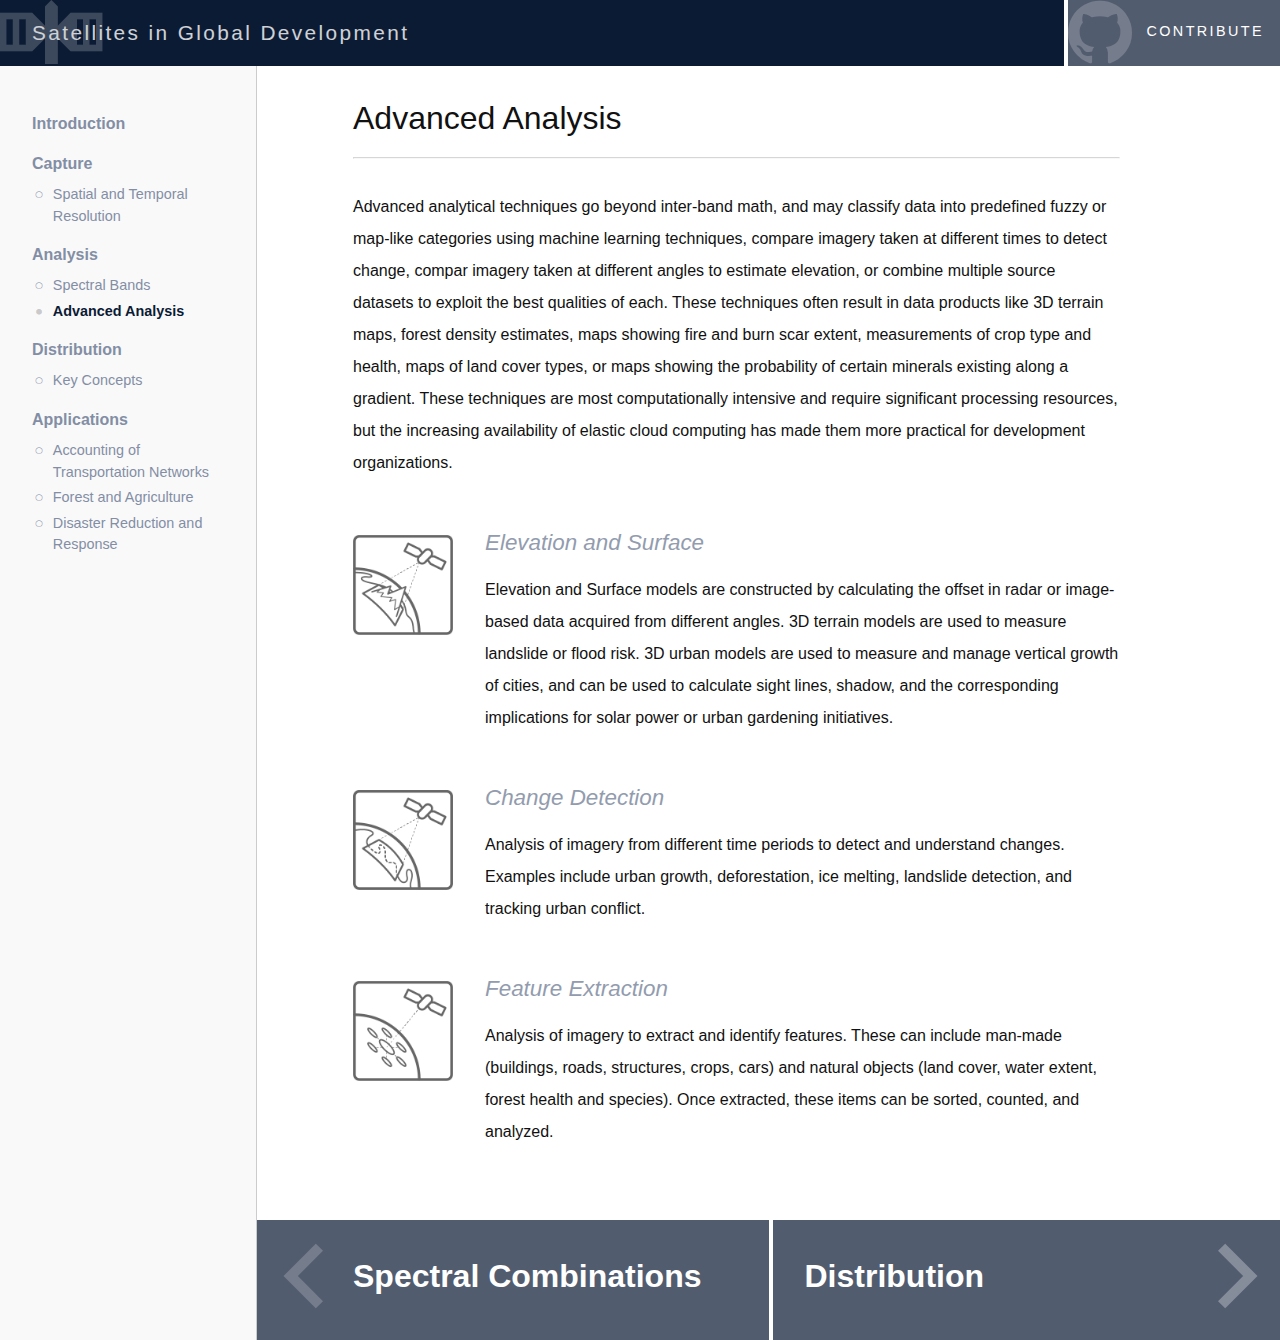
<file: analysis/advanced-analysis.html>
<!DOCTYPE html>
<html>

	<!--[if lt IE 10]> <html class="lt-ie10 no-js"  lang=""> <![endif]-->
<!--[if gt IE 9]><!--> <html class="no-js" lang=""> <!--<![endif]-->
<head>
  <meta charset="utf-8">
	<meta http-equiv="Content-Type" content="text/html; charset=UTF-8" />
  <meta name="description" content="Exploratory, and collaboratory, review of current and upcoming satellite tools for development, from capture, distribution, analysis and applications.">
  <meta content="width=device-width, initial-scale=1" name="viewport" />
  <title>State of Satellite Imagery</title>
	<link rel="canonical" href="/analysis/advanced-analysis.html">
	<link rel="alternate" type="application/rss+xml" title="Jekyll Seed" href="/feed.xml">

  <link href='https://fonts.googleapis.com/css?family=Roboto:400,700,400italic,500,300,300italic' rel='stylesheet' type='text/css'>

  <link href='https://api.tiles.mapbox.com/mapbox.js/v2.2.1/mapbox.css' rel='stylesheet' />
	<link rel="stylesheet" href="/assets/styles/main-1793a45fb8.css">
</head>


	<body>

		<header id="header" class="hero">
	<div class="hero-block">
	  <h1 class="hero-block__title"><a href="/" class="icon-centerer"><i class="collecticon collecticon-satsummit-logo-symbol-pos"></i> Satellites in Global Development</a></h1>
		<!-- Mobile Nav -->
		<div id="mySidenav" class="sidenav">
		  <a href="javascript:void(0)" class="closebtn">&times;</a>
			<ul class="secondnav">
			  <li class="sidebar--title sidebar--title__first "><a href="/">Introduction</a></li>
			  
			    
			      <li class="sidebar--title "><a href="/capture/">Capture</a></li>
			    
			  
			    
			      <li class="sidebar--subsection "><a href="/capture/spatial-and-temporal-resolution.html"><i class="collecticon collecticon-circle-empty"></i><span>Spatial and Temporal Resolution</span></a></li>
			    
			  
			    
			      <li class="sidebar--title "><a href="/analysis/">Analysis</a></li>
			    
			  
			    
			      <li class="sidebar--subsection "><a href="/analysis/spectral-bands.html"><i class="collecticon collecticon-circle-empty"></i><span>Spectral Bands</span></a></li>
			    
			  
			    
			      <li class="sidebar--subsection siderbar--item__active"><a href="/analysis/advanced-analysis.html"><i class="collecticon collecticon-circle-full"></i><span>Advanced Analysis</span></a></li>
			    
			  
			    
			      <li class="sidebar--title "><a href="/distribution/">Distribution</a></li>
			    
			  
			    
			      <li class="sidebar--subsection "><a href="/distribution/key-concepts.html"><i class="collecticon collecticon-circle-empty"></i><span>Key Concepts</span></a></li>
			    
			  
			    
			      <li class="sidebar--title "><a href="/applications/">Applications</a></li>
			    
			  
			    
			      <li class="sidebar--subsection "><a href="/applications/accounting-of-transportation-networks.html"><i class="collecticon collecticon-circle-empty"></i><span>Accounting of Transportation Networks</span></a></li>
			    
			  
			    
			      <li class="sidebar--subsection "><a href="/applications/forest-and-agriculture.html"><i class="collecticon collecticon-circle-empty"></i><span>Forest and Agriculture</span></a></li>
			    
			  
			    
			      <li class="sidebar--subsection "><a href="/applications/disaster-reduction-and-response.html"><i class="collecticon collecticon-circle-empty"></i><span>Disaster Reduction and Response</span></a></li>
			    
			  
			</ul>
		</div>

	  <!-- Mobile Nav Opener -->
		<nav class="nav--trigger"><i class="collecticon collecticon-hamburger-menu"></i></nav>

	  <!-- Contribute Block -->
	  <a href="https://github.com/satsummit/landscape" target="_blank">
	    <div class="contribute-block">
	    	<i class="collecticon collecticon-github"></i>CONTRIBUTE
	    </div>
	  </a>
	</div>
</header>


		<div class="container">
		  <div class="container-sidenav">
				<ul class="sidebar">
  <li class="sidebar--title sidebar--title__first "><a href="/">Introduction</a></li>
  
    
      <li class="sidebar--title "><a href="/capture/">Capture</a></li>
    
  
    
      <li class="sidebar--subsection "><a href="/capture/spatial-and-temporal-resolution.html"><i class="collecticon collecticon-circle-empty"></i><span>Spatial and Temporal Resolution</span></a></li>
    
  
    
      <li class="sidebar--title "><a href="/analysis/">Analysis</a></li>
    
  
    
      <li class="sidebar--subsection "><a href="/analysis/spectral-bands.html"><i class="collecticon collecticon-circle-empty"></i><span>Spectral Bands</span></a></li>
    
  
    
      <li class="sidebar--subsection siderbar--item__active"><a href="/analysis/advanced-analysis.html"><i class="collecticon collecticon-circle-full"></i><span>Advanced Analysis</span></a></li>
    
  
    
      <li class="sidebar--title "><a href="/distribution/">Distribution</a></li>
    
  
    
      <li class="sidebar--subsection "><a href="/distribution/key-concepts.html"><i class="collecticon collecticon-circle-empty"></i><span>Key Concepts</span></a></li>
    
  
    
      <li class="sidebar--title "><a href="/applications/">Applications</a></li>
    
  
    
      <li class="sidebar--subsection "><a href="/applications/accounting-of-transportation-networks.html"><i class="collecticon collecticon-circle-empty"></i><span>Accounting of Transportation Networks</span></a></li>
    
  
    
      <li class="sidebar--subsection "><a href="/applications/forest-and-agriculture.html"><i class="collecticon collecticon-circle-empty"></i><span>Forest and Agriculture</span></a></li>
    
  
    
      <li class="sidebar--subsection "><a href="/applications/disaster-reduction-and-response.html"><i class="collecticon collecticon-circle-empty"></i><span>Disaster Reduction and Response</span></a></li>
    
  
 </ul>


		    <div class="container-article">
		      <article class="article-padding">

						<!-- Generate Navigation Links-->
						
							
							
						
							
							
						
							
							
						
							
							
						
							
							
						
							
							
								
							
						
							
							
						
							
							
						
							
							
						
							
							
						
							
							
						

						<div class="mobile--breadcrumbs">
	
		<a href="/analysis">Analysis</a> / <a href="/analysis/advanced-analysis.html">Advanced Analysis</a>
	
</div>


		      	<h1 id="advanced-analysis">Advanced Analysis</h1>

<hr />

<p>Advanced analytical techniques go beyond inter-band math, and may classify data into predefined fuzzy or map-like categories using machine learning techniques, compare imagery taken at different times to detect change, compar imagery taken at different angles to estimate elevation, or combine multiple source datasets to exploit the best qualities of each. These techniques often result in data products like 3D terrain maps, forest density estimates, maps showing fire and burn scar extent, measurements of crop type and health, maps of land cover types, or maps showing the probability of certain minerals existing along a gradient. These techniques are most computationally intensive and require significant processing resources, but the increasing availability of elastic cloud computing has made them more practical for development organizations.</p>

<div class="image-container">
	<div class="image-container-left">
		<img class="" src="../assets/graphics/content/feature_extraction.png" />
	</div>
	<div class="image-container-right">
		<dt><h4>Elevation and Surface</h4></dt>
		<dd class="image-container-defintion">
			Elevation and Surface models are constructed by calculating the offset in radar or image-based data acquired from different angles. 3D terrain models are used to measure landslide or flood risk. 3D urban models are used to measure and manage vertical growth of cities, and can be used to calculate sight lines, shadow, and the corresponding implications for solar power or urban gardening initiatives.
		</dd>
		
	</div>
</div>

<div class="image-container">
	<div class="image-container-left">
		<img class="" src="../assets/graphics/content/change_detection.png" />
	</div>
	<div class="image-container-right">
		<dt><h4>Change Detection</h4></dt>
		<dd class="image-container-defintion">
			Analysis of imagery from different time periods to detect and understand changes. Examples include urban growth, deforestation, ice melting, landslide detection, and tracking urban conflict.
		</dd>
		
	</div>
</div>

<div class="image-container">
	<div class="image-container-left">
		<img class="" src="../assets/graphics/content/similar_objects.png" />
	</div>
	<div class="image-container-right">
		<dt><h4>Feature Extraction</h4></dt>
		<dd class="image-container-defintion">
			Analysis of imagery to extract and identify features. These can include man-made (buildings, roads, structures, crops, cars) and natural objects (land cover, water extent, forest health and species). Once extracted, these items can be sorted, counted, and analyzed.
		</dd>
		
	</div>
</div>


		      </article>

				<!-- Footer Content-->
<footer class="article-footer ">

	<!-- Determine if we need two nav blocks or one -->
	<a href="/" class="article-footer__flex">
		<!-- Create first footer block -->
		<article class="article-footer__left">
			<!-- Determine which chevron to use.. -->
			
				<i class="collecticon collecticon-chevron-left"></i>
			

			<!-- If we're on the first page, just use the title for the next page -->
			<h2>
				
					Spectral Combinations
				
			</h2>
		</article>
	 </a>
	 <!-- If we're doing two pages, make the second block -->
	 
	 	<a href="/distribution/" class="article-footer__flex">
	 		<article class="article-footer__right">
	 			<i class="collecticon collecticon-chevron-right"></i>

	 			<!-- title -->
	 			<h2>Distribution</h2>

				<!-- preview -->
	 			<p></p>

	 		</article>
	 	</a>
	 
</footer>

<script src='https://api.tiles.mapbox.com/mapbox.js/v2.2.1/mapbox.js'></script>

		    </div>
		  </div>
		</div>

	</body>

<script src="/assets/scripts/vendor-6a0aeb6900.js"></script>
<script src="/assets/scripts/bundle-a184204525.js"></script>

</html>
</file>
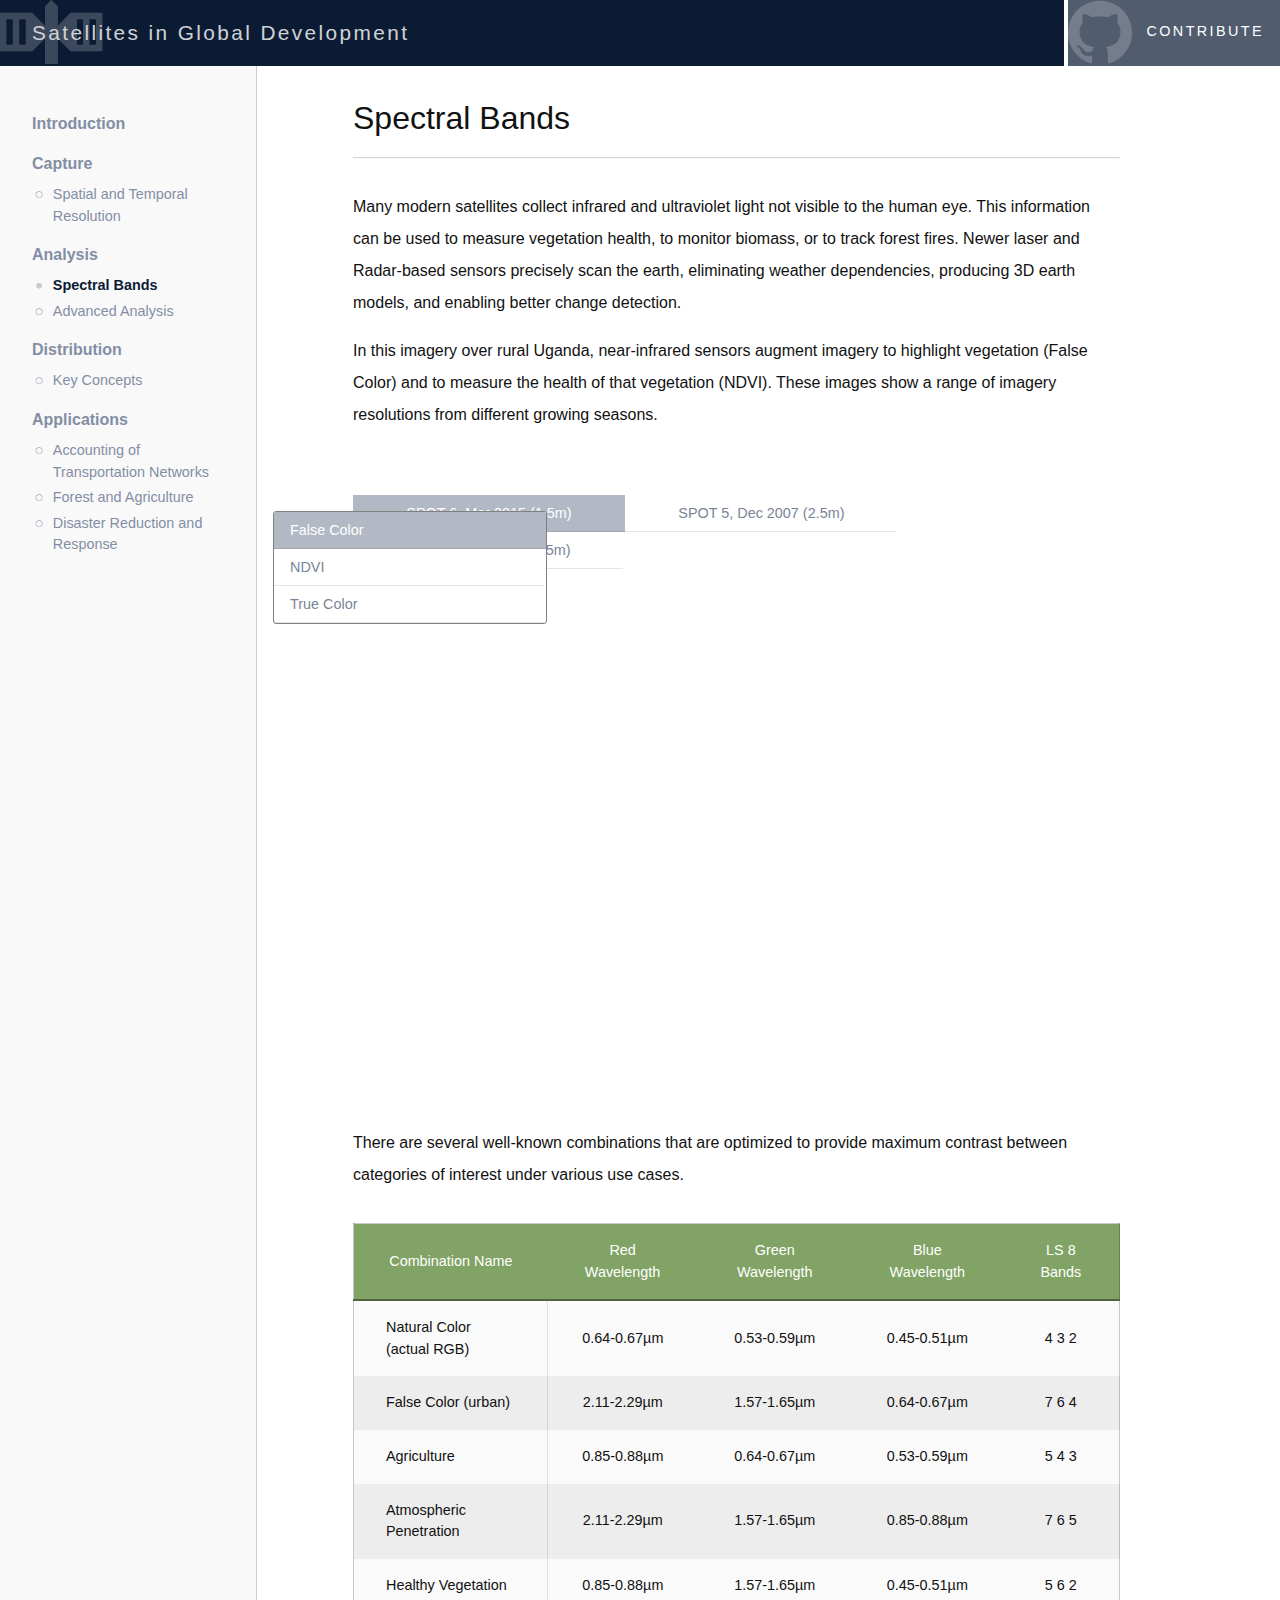
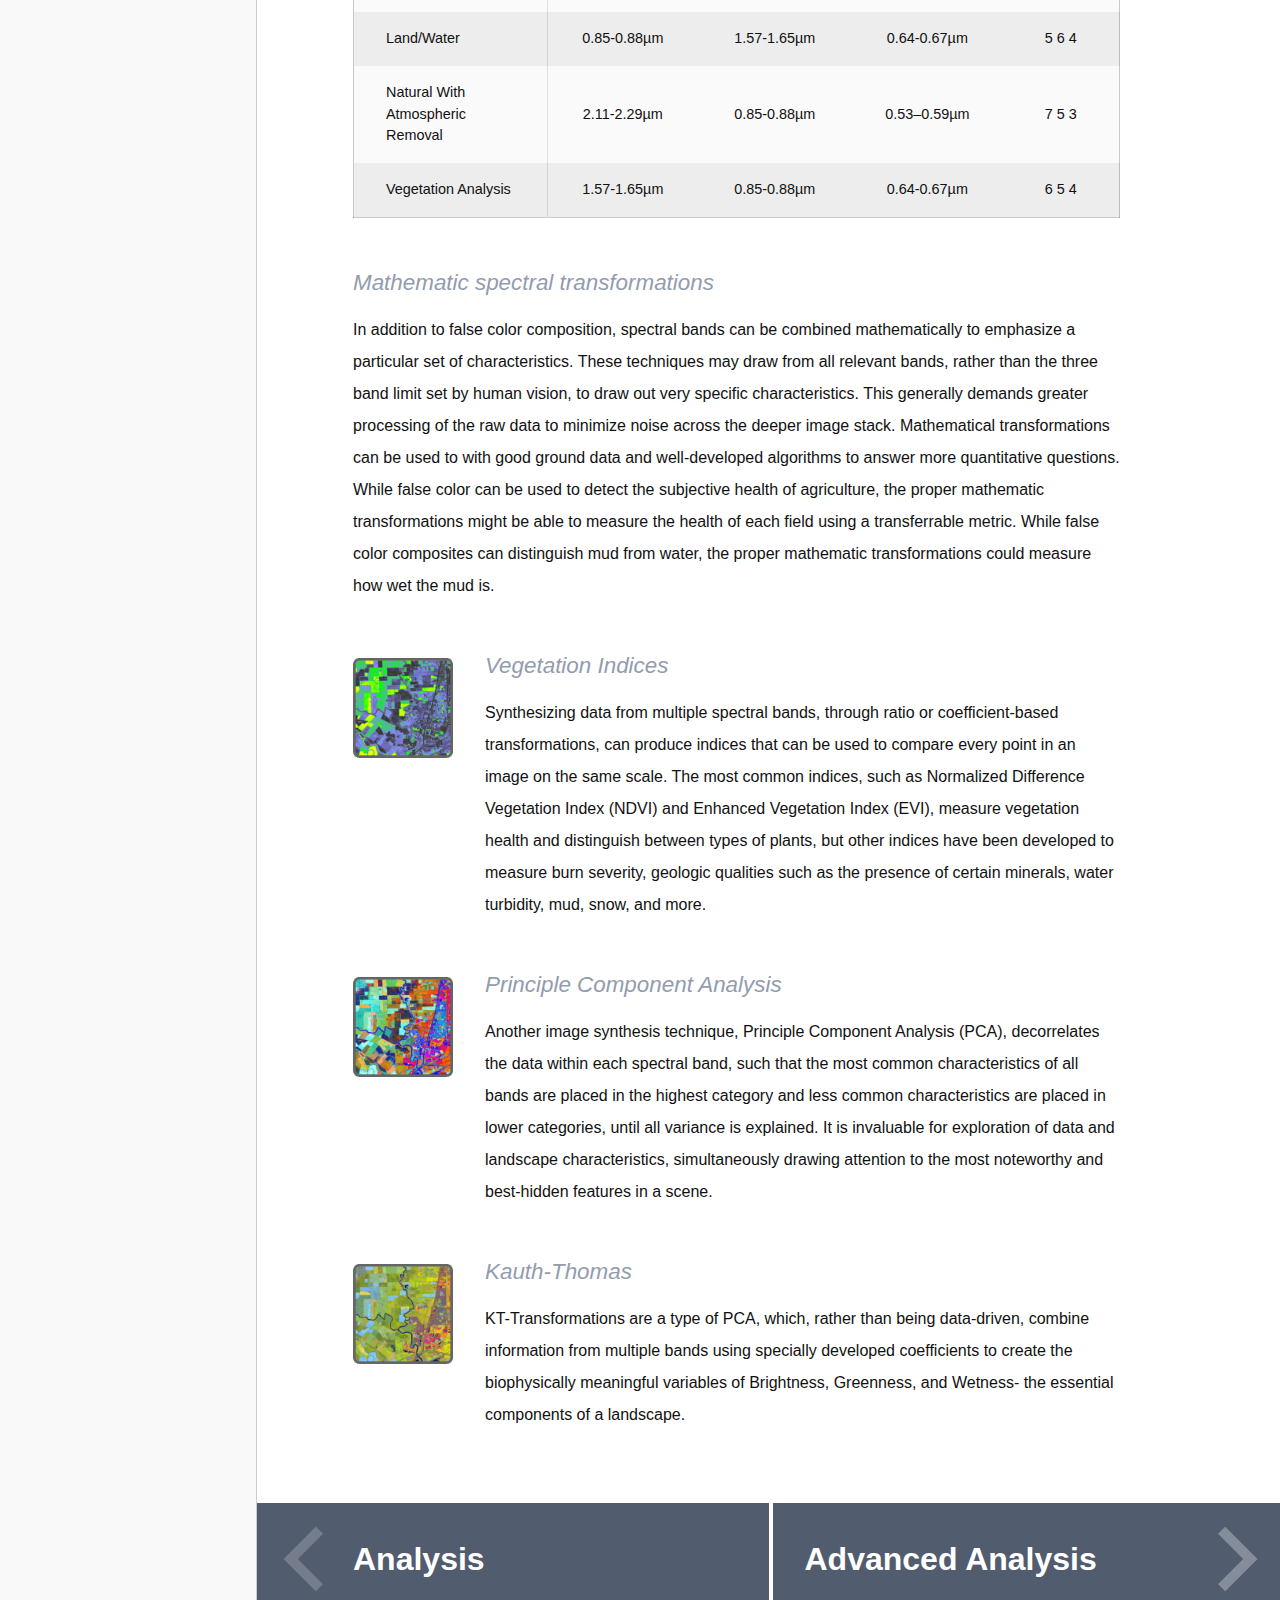
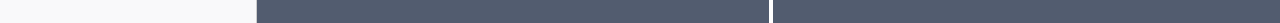
<file: analysis/spectral-bands.html>
<!DOCTYPE html>
<html>

	<!--[if lt IE 10]> <html class="lt-ie10 no-js"  lang=""> <![endif]-->
<!--[if gt IE 9]><!--> <html class="no-js" lang=""> <!--<![endif]-->
<head>
  <meta charset="utf-8">
	<meta http-equiv="Content-Type" content="text/html; charset=UTF-8" />
  <meta name="description" content="Exploratory, and collaboratory, review of current and upcoming satellite tools for development, from capture, distribution, analysis and applications.">
  <meta content="width=device-width, initial-scale=1" name="viewport" />
  <title>State of Satellite Imagery</title>
	<link rel="canonical" href="/analysis/spectral-bands.html">
	<link rel="alternate" type="application/rss+xml" title="Jekyll Seed" href="/feed.xml">

  <link href='https://fonts.googleapis.com/css?family=Roboto:400,700,400italic,500,300,300italic' rel='stylesheet' type='text/css'>

  <link href='https://api.tiles.mapbox.com/mapbox.js/v2.2.1/mapbox.css' rel='stylesheet' />
	<link rel="stylesheet" href="/assets/styles/main-1793a45fb8.css">
</head>


	<body>

		<header id="header" class="hero">
	<div class="hero-block">
	  <h1 class="hero-block__title"><a href="/" class="icon-centerer"><i class="collecticon collecticon-satsummit-logo-symbol-pos"></i> Satellites in Global Development</a></h1>
		<!-- Mobile Nav -->
		<div id="mySidenav" class="sidenav">
		  <a href="javascript:void(0)" class="closebtn">&times;</a>
			<ul class="secondnav">
			  <li class="sidebar--title sidebar--title__first "><a href="/">Introduction</a></li>
			  
			    
			      <li class="sidebar--title "><a href="/capture/">Capture</a></li>
			    
			  
			    
			      <li class="sidebar--subsection "><a href="/capture/spatial-and-temporal-resolution.html"><i class="collecticon collecticon-circle-empty"></i><span>Spatial and Temporal Resolution</span></a></li>
			    
			  
			    
			      <li class="sidebar--title "><a href="/analysis/">Analysis</a></li>
			    
			  
			    
			      <li class="sidebar--subsection siderbar--item__active"><a href="/analysis/spectral-bands.html"><i class="collecticon collecticon-circle-full"></i><span>Spectral Bands</span></a></li>
			    
			  
			    
			      <li class="sidebar--subsection "><a href="/analysis/advanced-analysis.html"><i class="collecticon collecticon-circle-empty"></i><span>Advanced Analysis</span></a></li>
			    
			  
			    
			      <li class="sidebar--title "><a href="/distribution/">Distribution</a></li>
			    
			  
			    
			      <li class="sidebar--subsection "><a href="/distribution/key-concepts.html"><i class="collecticon collecticon-circle-empty"></i><span>Key Concepts</span></a></li>
			    
			  
			    
			      <li class="sidebar--title "><a href="/applications/">Applications</a></li>
			    
			  
			    
			      <li class="sidebar--subsection "><a href="/applications/accounting-of-transportation-networks.html"><i class="collecticon collecticon-circle-empty"></i><span>Accounting of Transportation Networks</span></a></li>
			    
			  
			    
			      <li class="sidebar--subsection "><a href="/applications/forest-and-agriculture.html"><i class="collecticon collecticon-circle-empty"></i><span>Forest and Agriculture</span></a></li>
			    
			  
			    
			      <li class="sidebar--subsection "><a href="/applications/disaster-reduction-and-response.html"><i class="collecticon collecticon-circle-empty"></i><span>Disaster Reduction and Response</span></a></li>
			    
			  
			</ul>
		</div>

	  <!-- Mobile Nav Opener -->
		<nav class="nav--trigger"><i class="collecticon collecticon-hamburger-menu"></i></nav>

	  <!-- Contribute Block -->
	  <a href="https://github.com/satsummit/landscape" target="_blank">
	    <div class="contribute-block">
	    	<i class="collecticon collecticon-github"></i>CONTRIBUTE
	    </div>
	  </a>
	</div>
</header>


		<div class="container">
		  <div class="container-sidenav">
				<ul class="sidebar">
  <li class="sidebar--title sidebar--title__first "><a href="/">Introduction</a></li>
  
    
      <li class="sidebar--title "><a href="/capture/">Capture</a></li>
    
  
    
      <li class="sidebar--subsection "><a href="/capture/spatial-and-temporal-resolution.html"><i class="collecticon collecticon-circle-empty"></i><span>Spatial and Temporal Resolution</span></a></li>
    
  
    
      <li class="sidebar--title "><a href="/analysis/">Analysis</a></li>
    
  
    
      <li class="sidebar--subsection siderbar--item__active"><a href="/analysis/spectral-bands.html"><i class="collecticon collecticon-circle-full"></i><span>Spectral Bands</span></a></li>
    
  
    
      <li class="sidebar--subsection "><a href="/analysis/advanced-analysis.html"><i class="collecticon collecticon-circle-empty"></i><span>Advanced Analysis</span></a></li>
    
  
    
      <li class="sidebar--title "><a href="/distribution/">Distribution</a></li>
    
  
    
      <li class="sidebar--subsection "><a href="/distribution/key-concepts.html"><i class="collecticon collecticon-circle-empty"></i><span>Key Concepts</span></a></li>
    
  
    
      <li class="sidebar--title "><a href="/applications/">Applications</a></li>
    
  
    
      <li class="sidebar--subsection "><a href="/applications/accounting-of-transportation-networks.html"><i class="collecticon collecticon-circle-empty"></i><span>Accounting of Transportation Networks</span></a></li>
    
  
    
      <li class="sidebar--subsection "><a href="/applications/forest-and-agriculture.html"><i class="collecticon collecticon-circle-empty"></i><span>Forest and Agriculture</span></a></li>
    
  
    
      <li class="sidebar--subsection "><a href="/applications/disaster-reduction-and-response.html"><i class="collecticon collecticon-circle-empty"></i><span>Disaster Reduction and Response</span></a></li>
    
  
 </ul>


		    <div class="container-article">
		      <article class="article-padding">

						<!-- Generate Navigation Links-->
						
							
							
						
							
							
						
							
								
							
							
						
							
							
						
							
							
								
							
						
							
							
						
							
							
						
							
							
						
							
							
						
							
							
						
							
							
						

						<div class="mobile--breadcrumbs">
	
		<a href="/analysis">Analysis</a> / <a href="/analysis/spectral-bands.html">Spectral Bands</a>
	
</div>


		      	<h1 id="spectral-bands">Spectral Bands</h1>

<hr />

<p>Many modern satellites collect infrared and ultraviolet light not visible to the human eye. This information can be used to measure vegetation health, to monitor biomass, or to track forest fires. Newer laser and Radar-based sensors precisely scan the earth, eliminating weather dependencies, producing 3D earth models, and enabling better change detection.</p>

<p>In this imagery over rural Uganda, near-infrared sensors augment imagery to highlight vegetation (False Color) and to measure the health of that vegetation (NDVI). These images show a range of imagery resolutions from different growing seasons.</p>

<div id="toggledResolutionComparison"></div>

<p>There are several well-known combinations that are optimized to provide maximum contrast between categories of interest under various use cases.</p>

<table>
  <thead>
    <tr>
      <th>Combination Name</th>
      <th>Red Wavelength</th>
      <th>Green Wavelength</th>
      <th>Blue Wavelength</th>
      <th>LS 8 Bands</th>
    </tr>
  </thead>
  <tbody>
    <tr>
      <td>Natural Color (actual RGB)</td>
      <td>0.64-0.67µm</td>
      <td>0.53-0.59µm</td>
      <td>0.45-0.51µm</td>
      <td>4 3 2</td>
    </tr>
    <tr>
      <td>False Color (urban)</td>
      <td>2.11-2.29µm</td>
      <td>1.57-1.65µm</td>
      <td>0.64-0.67µm</td>
      <td>7 6 4</td>
    </tr>
    <tr>
      <td>Agriculture</td>
      <td>0.85-0.88µm</td>
      <td>0.64-0.67µm</td>
      <td>0.53-0.59µm</td>
      <td>5 4 3</td>
    </tr>
    <tr>
      <td>Atmospheric Penetration</td>
      <td>2.11-2.29µm</td>
      <td>1.57-1.65µm</td>
      <td>0.85-0.88µm</td>
      <td>7 6 5</td>
    </tr>
    <tr>
      <td>Healthy Vegetation</td>
      <td>0.85-0.88µm</td>
      <td>1.57-1.65µm</td>
      <td>0.45-0.51µm</td>
      <td>5 6 2</td>
    </tr>
    <tr>
      <td>Land/Water</td>
      <td>0.85-0.88µm</td>
      <td>1.57-1.65µm</td>
      <td>0.64-0.67µm</td>
      <td>5 6 4</td>
    </tr>
    <tr>
      <td>Natural With Atmospheric Removal</td>
      <td>2.11-2.29µm</td>
      <td>0.85-0.88µm</td>
      <td>0.53–0.59µm</td>
      <td>7 5 3</td>
    </tr>
    <tr>
      <td>Vegetation Analysis</td>
      <td>1.57-1.65µm</td>
      <td>0.85-0.88µm</td>
      <td>0.64-0.67µm</td>
      <td>6 5 4</td>
    </tr>
  </tbody>
</table>

<h4 id="mathematic-spectral-transformations">Mathematic spectral transformations</h4>

<p>In addition to false color composition, spectral bands can be combined mathematically to emphasize a particular set of characteristics. These techniques may draw from all relevant bands, rather than the three band limit set by human vision, to draw out very specific characteristics. This generally demands greater processing of the raw data to minimize noise across the deeper image stack. Mathematical transformations can be used to with good ground data and well-developed algorithms to answer more quantitative questions. While false color can be used to detect the subjective health of agriculture, the proper mathematic transformations might be able to measure the health of each field using a transferrable metric. While false color composites can distinguish mud from water, the proper mathematic transformations could measure how wet the mud is.</p>

<div class="image-container">
	<div class="image-container-left">
		<img class="" src="../assets/graphics/content/ndvi-thumb.png" />
	</div>
	<div class="image-container-right">
		<dt><h4>Vegetation Indices</h4></dt>
		<dd class="image-container-defintion">
			Synthesizing data from multiple spectral bands, through ratio or coefficient-based transformations, can produce indices that can be used to compare every point in an image on the same scale. The most common indices, such as Normalized Difference Vegetation Index (NDVI) and Enhanced Vegetation Index (EVI), measure vegetation health and distinguish between types of plants, but other indices have been developed to measure burn severity, geologic qualities such as the presence of certain minerals, water turbidity, mud, snow, and more.
		</dd>
		
	</div>
</div>

<div class="image-container">
	<div class="image-container-left">
		<img class="" src="../assets/graphics/content/pca-thumb.png" />
	</div>
	<div class="image-container-right">
		<dt><h4>Principle Component Analysis</h4></dt>
		<dd class="image-container-defintion">
			Another image synthesis technique, Principle Component Analysis (PCA), decorrelates the data within each spectral band, such that the most common characteristics of all bands are placed in the highest category and less common characteristics are placed in lower categories, until all variance is explained. It is invaluable for exploration of data and landscape characteristics, simultaneously drawing attention to the most noteworthy and best-hidden features in a scene.
		</dd>
		
	</div>
</div>

<div class="image-container">
	<div class="image-container-left">
		<img class="" src="../assets/graphics/content/tasscap-thumb.png" />
	</div>
	<div class="image-container-right">
		<dt><h4>Kauth-Thomas</h4></dt>
		<dd class="image-container-defintion">
			KT-Transformations are a type of PCA, which, rather than being data-driven, combine information from multiple bands using specially developed coefficients to create the biophysically meaningful variables of Brightness, Greenness, and Wetness- the essential components of a landscape.
		</dd>
		
	</div>
</div>


		      </article>

				<!-- Footer Content-->
<footer class="article-footer ">

	<!-- Determine if we need two nav blocks or one -->
	<a href="/analysis/" class="article-footer__flex">
		<!-- Create first footer block -->
		<article class="article-footer__left">
			<!-- Determine which chevron to use.. -->
			
				<i class="collecticon collecticon-chevron-left"></i>
			

			<!-- If we're on the first page, just use the title for the next page -->
			<h2>
				
					Analysis
				
			</h2>
		</article>
	 </a>
	 <!-- If we're doing two pages, make the second block -->
	 
	 	<a href="/analysis/advanced-analysis.html" class="article-footer__flex">
	 		<article class="article-footer__right">
	 			<i class="collecticon collecticon-chevron-right"></i>

	 			<!-- title -->
	 			<h2>Advanced Analysis</h2>

				<!-- preview -->
	 			<p></p>

	 		</article>
	 	</a>
	 
</footer>

<script src='https://api.tiles.mapbox.com/mapbox.js/v2.2.1/mapbox.js'></script>

		    </div>
		  </div>
		</div>

	</body>

<script src="/assets/scripts/vendor-6a0aeb6900.js"></script>
<script src="/assets/scripts/bundle-a184204525.js"></script>

</html>
</file>
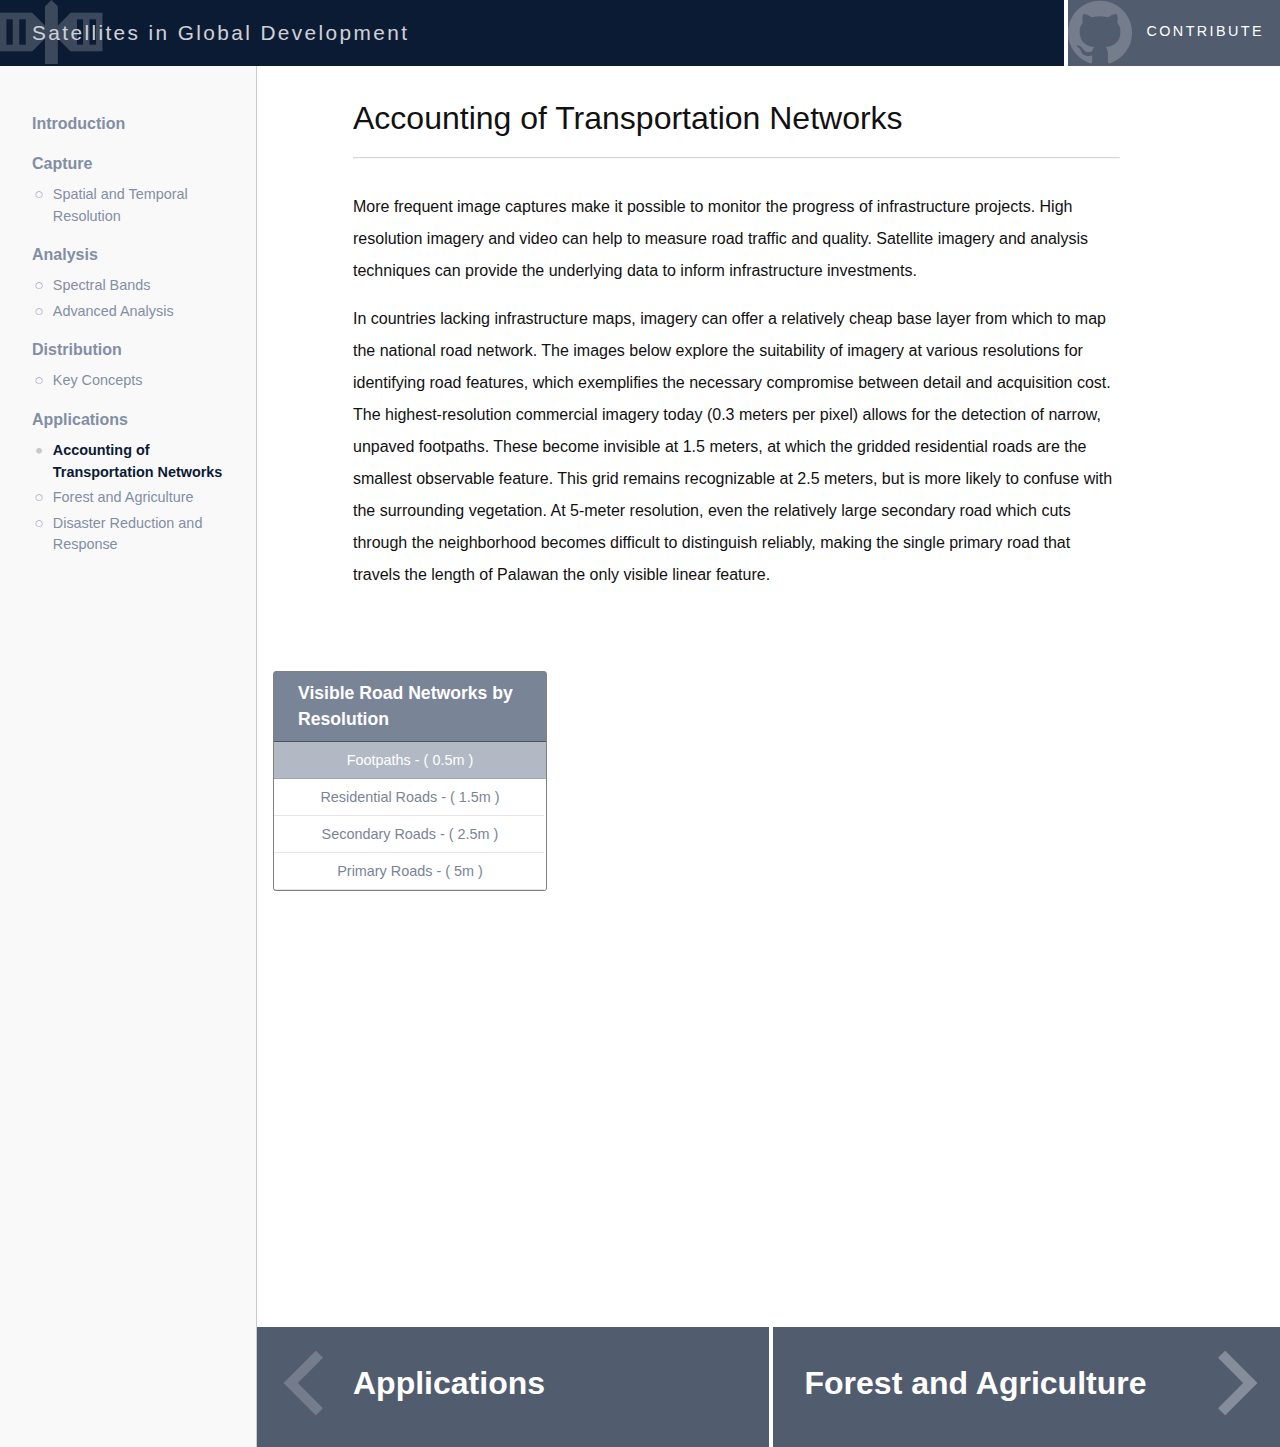
<file: applications/accounting-of-transportation-networks.html>
<!DOCTYPE html>
<html>

	<!--[if lt IE 10]> <html class="lt-ie10 no-js"  lang=""> <![endif]-->
<!--[if gt IE 9]><!--> <html class="no-js" lang=""> <!--<![endif]-->
<head>
  <meta charset="utf-8">
	<meta http-equiv="Content-Type" content="text/html; charset=UTF-8" />
  <meta name="description" content="Exploratory, and collaboratory, review of current and upcoming satellite tools for development, from capture, distribution, analysis and applications.">
  <meta content="width=device-width, initial-scale=1" name="viewport" />
  <title>State of Satellite Imagery</title>
	<link rel="canonical" href="/applications/accounting-of-transportation-networks.html">
	<link rel="alternate" type="application/rss+xml" title="Jekyll Seed" href="/feed.xml">

  <link href='https://fonts.googleapis.com/css?family=Roboto:400,700,400italic,500,300,300italic' rel='stylesheet' type='text/css'>

  <link href='https://api.tiles.mapbox.com/mapbox.js/v2.2.1/mapbox.css' rel='stylesheet' />
	<link rel="stylesheet" href="/assets/styles/main-1793a45fb8.css">
</head>


	<body>

		<header id="header" class="hero">
	<div class="hero-block">
	  <h1 class="hero-block__title"><a href="/" class="icon-centerer"><i class="collecticon collecticon-satsummit-logo-symbol-pos"></i> Satellites in Global Development</a></h1>
		<!-- Mobile Nav -->
		<div id="mySidenav" class="sidenav">
		  <a href="javascript:void(0)" class="closebtn">&times;</a>
			<ul class="secondnav">
			  <li class="sidebar--title sidebar--title__first "><a href="/">Introduction</a></li>
			  
			    
			      <li class="sidebar--title "><a href="/capture/">Capture</a></li>
			    
			  
			    
			      <li class="sidebar--subsection "><a href="/capture/spatial-and-temporal-resolution.html"><i class="collecticon collecticon-circle-empty"></i><span>Spatial and Temporal Resolution</span></a></li>
			    
			  
			    
			      <li class="sidebar--title "><a href="/analysis/">Analysis</a></li>
			    
			  
			    
			      <li class="sidebar--subsection "><a href="/analysis/spectral-bands.html"><i class="collecticon collecticon-circle-empty"></i><span>Spectral Bands</span></a></li>
			    
			  
			    
			      <li class="sidebar--subsection "><a href="/analysis/advanced-analysis.html"><i class="collecticon collecticon-circle-empty"></i><span>Advanced Analysis</span></a></li>
			    
			  
			    
			      <li class="sidebar--title "><a href="/distribution/">Distribution</a></li>
			    
			  
			    
			      <li class="sidebar--subsection "><a href="/distribution/key-concepts.html"><i class="collecticon collecticon-circle-empty"></i><span>Key Concepts</span></a></li>
			    
			  
			    
			      <li class="sidebar--title "><a href="/applications/">Applications</a></li>
			    
			  
			    
			      <li class="sidebar--subsection siderbar--item__active"><a href="/applications/accounting-of-transportation-networks.html"><i class="collecticon collecticon-circle-full"></i><span>Accounting of Transportation Networks</span></a></li>
			    
			  
			    
			      <li class="sidebar--subsection "><a href="/applications/forest-and-agriculture.html"><i class="collecticon collecticon-circle-empty"></i><span>Forest and Agriculture</span></a></li>
			    
			  
			    
			      <li class="sidebar--subsection "><a href="/applications/disaster-reduction-and-response.html"><i class="collecticon collecticon-circle-empty"></i><span>Disaster Reduction and Response</span></a></li>
			    
			  
			</ul>
		</div>

	  <!-- Mobile Nav Opener -->
		<nav class="nav--trigger"><i class="collecticon collecticon-hamburger-menu"></i></nav>

	  <!-- Contribute Block -->
	  <a href="https://github.com/satsummit/landscape" target="_blank">
	    <div class="contribute-block">
	    	<i class="collecticon collecticon-github"></i>CONTRIBUTE
	    </div>
	  </a>
	</div>
</header>


		<div class="container">
		  <div class="container-sidenav">
				<ul class="sidebar">
  <li class="sidebar--title sidebar--title__first "><a href="/">Introduction</a></li>
  
    
      <li class="sidebar--title "><a href="/capture/">Capture</a></li>
    
  
    
      <li class="sidebar--subsection "><a href="/capture/spatial-and-temporal-resolution.html"><i class="collecticon collecticon-circle-empty"></i><span>Spatial and Temporal Resolution</span></a></li>
    
  
    
      <li class="sidebar--title "><a href="/analysis/">Analysis</a></li>
    
  
    
      <li class="sidebar--subsection "><a href="/analysis/spectral-bands.html"><i class="collecticon collecticon-circle-empty"></i><span>Spectral Bands</span></a></li>
    
  
    
      <li class="sidebar--subsection "><a href="/analysis/advanced-analysis.html"><i class="collecticon collecticon-circle-empty"></i><span>Advanced Analysis</span></a></li>
    
  
    
      <li class="sidebar--title "><a href="/distribution/">Distribution</a></li>
    
  
    
      <li class="sidebar--subsection "><a href="/distribution/key-concepts.html"><i class="collecticon collecticon-circle-empty"></i><span>Key Concepts</span></a></li>
    
  
    
      <li class="sidebar--title "><a href="/applications/">Applications</a></li>
    
  
    
      <li class="sidebar--subsection siderbar--item__active"><a href="/applications/accounting-of-transportation-networks.html"><i class="collecticon collecticon-circle-full"></i><span>Accounting of Transportation Networks</span></a></li>
    
  
    
      <li class="sidebar--subsection "><a href="/applications/forest-and-agriculture.html"><i class="collecticon collecticon-circle-empty"></i><span>Forest and Agriculture</span></a></li>
    
  
    
      <li class="sidebar--subsection "><a href="/applications/disaster-reduction-and-response.html"><i class="collecticon collecticon-circle-empty"></i><span>Disaster Reduction and Response</span></a></li>
    
  
 </ul>


		    <div class="container-article">
		      <article class="article-padding">

						<!-- Generate Navigation Links-->
						
							
							
						
							
							
						
							
							
						
							
							
						
							
							
						
							
							
						
							
							
						
							
								
							
							
						
							
							
						
							
							
								
							
						
							
							
						

						<div class="mobile--breadcrumbs">
	
		<a href="/applications">Applications</a> / <a href="/applications/accounting-of-transportation-networks.html">Accounting of Transportation Networks</a>
	
</div>


		      	<h1 id="accounting-of-transportation-networks">Accounting of Transportation Networks</h1>

<hr />

<p>More frequent image captures make it possible to monitor the progress of infrastructure projects. High resolution imagery and video can help to measure road traffic and quality. Satellite imagery and analysis techniques can provide the underlying data to inform infrastructure investments.</p>

<p>In countries lacking infrastructure maps, imagery can offer a relatively cheap base layer from which to map the national road network. The images below explore the suitability of imagery at various resolutions for identifying road features, which exemplifies the necessary compromise between detail and acquisition cost. The highest-resolution commercial imagery today (0.3 meters per pixel) allows for the detection of narrow, unpaved footpaths. These become invisible at 1.5 meters, at which the gridded residential roads are the smallest observable feature. This grid remains recognizable at 2.5 meters, but is more likely to confuse with the surrounding vegetation. At 5-meter resolution, even the relatively large secondary road which cuts through the neighborhood becomes difficult to distinguish reliably, making the single primary road that travels the length of Palawan the only visible linear feature.</p>

<div id="palawan-roads-comparison"></div>

		      </article>

				<!-- Footer Content-->
<footer class="article-footer ">

	<!-- Determine if we need two nav blocks or one -->
	<a href="/applications/" class="article-footer__flex">
		<!-- Create first footer block -->
		<article class="article-footer__left">
			<!-- Determine which chevron to use.. -->
			
				<i class="collecticon collecticon-chevron-left"></i>
			

			<!-- If we're on the first page, just use the title for the next page -->
			<h2>
				
					Applications
				
			</h2>
		</article>
	 </a>
	 <!-- If we're doing two pages, make the second block -->
	 
	 	<a href="/applications/forest-and-agriculture.html" class="article-footer__flex">
	 		<article class="article-footer__right">
	 			<i class="collecticon collecticon-chevron-right"></i>

	 			<!-- title -->
	 			<h2>Forest and Agriculture</h2>

				<!-- preview -->
	 			<p></p>

	 		</article>
	 	</a>
	 
</footer>

<script src='https://api.tiles.mapbox.com/mapbox.js/v2.2.1/mapbox.js'></script>

		    </div>
		  </div>
		</div>

	</body>

<script src="/assets/scripts/vendor-6a0aeb6900.js"></script>
<script src="/assets/scripts/bundle-a184204525.js"></script>

</html>
</file>
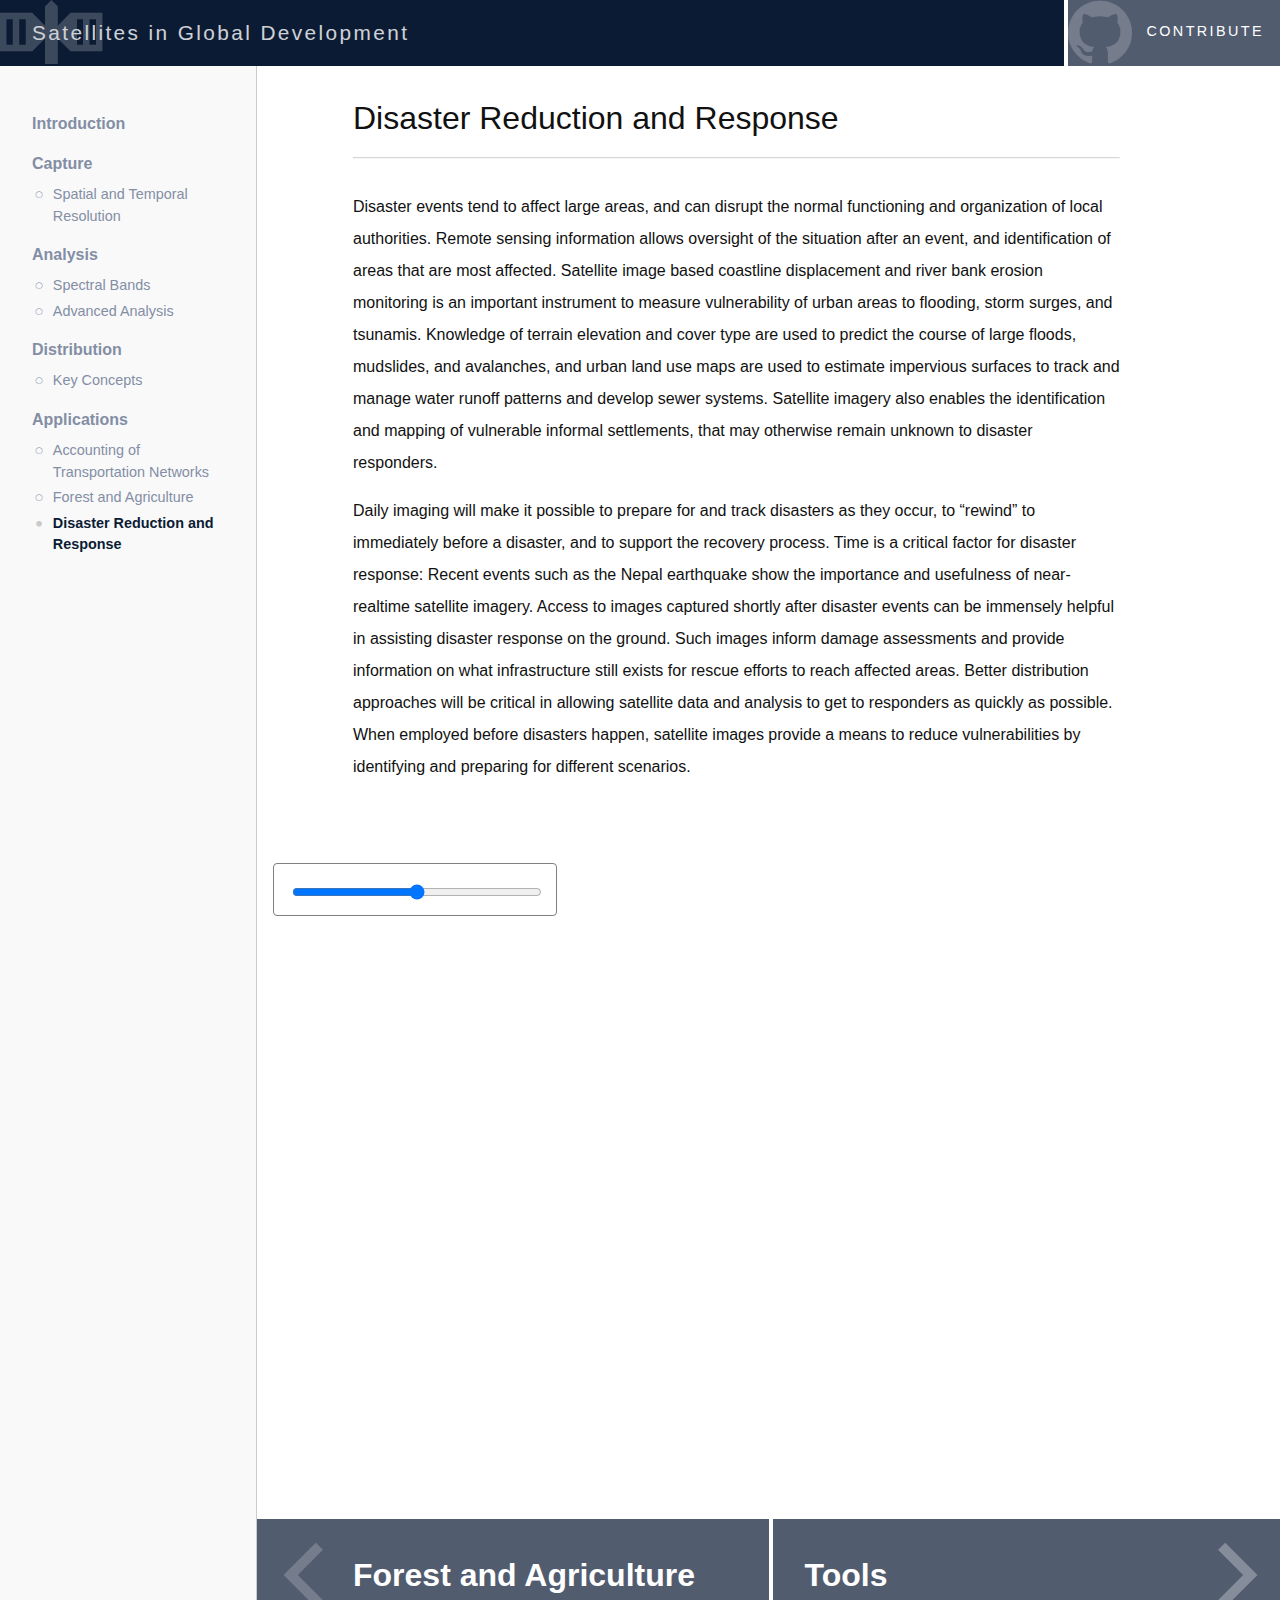
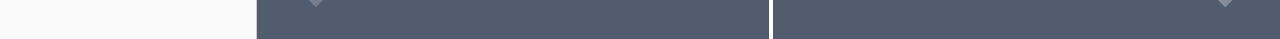
<file: applications/disaster-reduction-and-response.html>
<!DOCTYPE html>
<html>

	<!--[if lt IE 10]> <html class="lt-ie10 no-js"  lang=""> <![endif]-->
<!--[if gt IE 9]><!--> <html class="no-js" lang=""> <!--<![endif]-->
<head>
  <meta charset="utf-8">
	<meta http-equiv="Content-Type" content="text/html; charset=UTF-8" />
  <meta name="description" content="Exploratory, and collaboratory, review of current and upcoming satellite tools for development, from capture, distribution, analysis and applications.">
  <meta content="width=device-width, initial-scale=1" name="viewport" />
  <title>State of Satellite Imagery</title>
	<link rel="canonical" href="/applications/disaster-reduction-and-response.html">
	<link rel="alternate" type="application/rss+xml" title="Jekyll Seed" href="/feed.xml">

  <link href='https://fonts.googleapis.com/css?family=Roboto:400,700,400italic,500,300,300italic' rel='stylesheet' type='text/css'>

  <link href='https://api.tiles.mapbox.com/mapbox.js/v2.2.1/mapbox.css' rel='stylesheet' />
	<link rel="stylesheet" href="/assets/styles/main-1793a45fb8.css">
</head>


	<body>

		<header id="header" class="hero">
	<div class="hero-block">
	  <h1 class="hero-block__title"><a href="/" class="icon-centerer"><i class="collecticon collecticon-satsummit-logo-symbol-pos"></i> Satellites in Global Development</a></h1>
		<!-- Mobile Nav -->
		<div id="mySidenav" class="sidenav">
		  <a href="javascript:void(0)" class="closebtn">&times;</a>
			<ul class="secondnav">
			  <li class="sidebar--title sidebar--title__first "><a href="/">Introduction</a></li>
			  
			    
			      <li class="sidebar--title "><a href="/capture/">Capture</a></li>
			    
			  
			    
			      <li class="sidebar--subsection "><a href="/capture/spatial-and-temporal-resolution.html"><i class="collecticon collecticon-circle-empty"></i><span>Spatial and Temporal Resolution</span></a></li>
			    
			  
			    
			      <li class="sidebar--title "><a href="/analysis/">Analysis</a></li>
			    
			  
			    
			      <li class="sidebar--subsection "><a href="/analysis/spectral-bands.html"><i class="collecticon collecticon-circle-empty"></i><span>Spectral Bands</span></a></li>
			    
			  
			    
			      <li class="sidebar--subsection "><a href="/analysis/advanced-analysis.html"><i class="collecticon collecticon-circle-empty"></i><span>Advanced Analysis</span></a></li>
			    
			  
			    
			      <li class="sidebar--title "><a href="/distribution/">Distribution</a></li>
			    
			  
			    
			      <li class="sidebar--subsection "><a href="/distribution/key-concepts.html"><i class="collecticon collecticon-circle-empty"></i><span>Key Concepts</span></a></li>
			    
			  
			    
			      <li class="sidebar--title "><a href="/applications/">Applications</a></li>
			    
			  
			    
			      <li class="sidebar--subsection "><a href="/applications/accounting-of-transportation-networks.html"><i class="collecticon collecticon-circle-empty"></i><span>Accounting of Transportation Networks</span></a></li>
			    
			  
			    
			      <li class="sidebar--subsection "><a href="/applications/forest-and-agriculture.html"><i class="collecticon collecticon-circle-empty"></i><span>Forest and Agriculture</span></a></li>
			    
			  
			    
			      <li class="sidebar--subsection siderbar--item__active"><a href="/applications/disaster-reduction-and-response.html"><i class="collecticon collecticon-circle-full"></i><span>Disaster Reduction and Response</span></a></li>
			    
			  
			</ul>
		</div>

	  <!-- Mobile Nav Opener -->
		<nav class="nav--trigger"><i class="collecticon collecticon-hamburger-menu"></i></nav>

	  <!-- Contribute Block -->
	  <a href="https://github.com/satsummit/landscape" target="_blank">
	    <div class="contribute-block">
	    	<i class="collecticon collecticon-github"></i>CONTRIBUTE
	    </div>
	  </a>
	</div>
</header>


		<div class="container">
		  <div class="container-sidenav">
				<ul class="sidebar">
  <li class="sidebar--title sidebar--title__first "><a href="/">Introduction</a></li>
  
    
      <li class="sidebar--title "><a href="/capture/">Capture</a></li>
    
  
    
      <li class="sidebar--subsection "><a href="/capture/spatial-and-temporal-resolution.html"><i class="collecticon collecticon-circle-empty"></i><span>Spatial and Temporal Resolution</span></a></li>
    
  
    
      <li class="sidebar--title "><a href="/analysis/">Analysis</a></li>
    
  
    
      <li class="sidebar--subsection "><a href="/analysis/spectral-bands.html"><i class="collecticon collecticon-circle-empty"></i><span>Spectral Bands</span></a></li>
    
  
    
      <li class="sidebar--subsection "><a href="/analysis/advanced-analysis.html"><i class="collecticon collecticon-circle-empty"></i><span>Advanced Analysis</span></a></li>
    
  
    
      <li class="sidebar--title "><a href="/distribution/">Distribution</a></li>
    
  
    
      <li class="sidebar--subsection "><a href="/distribution/key-concepts.html"><i class="collecticon collecticon-circle-empty"></i><span>Key Concepts</span></a></li>
    
  
    
      <li class="sidebar--title "><a href="/applications/">Applications</a></li>
    
  
    
      <li class="sidebar--subsection "><a href="/applications/accounting-of-transportation-networks.html"><i class="collecticon collecticon-circle-empty"></i><span>Accounting of Transportation Networks</span></a></li>
    
  
    
      <li class="sidebar--subsection "><a href="/applications/forest-and-agriculture.html"><i class="collecticon collecticon-circle-empty"></i><span>Forest and Agriculture</span></a></li>
    
  
    
      <li class="sidebar--subsection siderbar--item__active"><a href="/applications/disaster-reduction-and-response.html"><i class="collecticon collecticon-circle-full"></i><span>Disaster Reduction and Response</span></a></li>
    
  
 </ul>


		    <div class="container-article">
		      <article class="article-padding">

						<!-- Generate Navigation Links-->
						
							
							
						
							
							
						
							
							
						
							
							
						
							
							
						
							
							
						
							
							
						
							
							
						
							
							
						
							
								
							
							
						
							
							
						

						<div class="mobile--breadcrumbs">
	
		<a href="/applications">Applications</a> / <a href="/applications/disaster-reduction-and-response.html">Disaster Reduction and Response</a>
	
</div>


		      	<h1 id="disaster-reduction-and-response">Disaster Reduction and Response</h1>

<hr />

<p>Disaster events tend to affect large areas, and can disrupt the normal functioning and organization of local authorities. Remote sensing information allows oversight of the situation after an event, and identification of areas that are most affected. Satellite image based coastline displacement and river bank erosion monitoring is an important instrument to measure vulnerability of urban areas to flooding, storm surges, and tsunamis. Knowledge of terrain elevation and cover type are used to predict the course of large floods, mudslides, and avalanches, and urban land use maps are used to estimate impervious surfaces to track and manage water runoff patterns and develop sewer systems. Satellite imagery also enables the identification and mapping of vulnerable informal settlements, that may otherwise remain unknown to disaster responders.</p>

<p>Daily imaging will make it possible to prepare for and track disasters as they occur, to “rewind” to immediately before a disaster, and to support the recovery process. Time is a critical factor for disaster response: Recent events such as the Nepal earthquake show the importance and usefulness of near-realtime satellite imagery. Access to images captured shortly after disaster events can be immensely helpful in assisting disaster response on the ground. Such images inform damage assessments and provide information on what infrastructure still exists for rescue efforts to reach affected areas. Better distribution approaches will be critical in allowing satellite data and analysis to get to responders as quickly as possible. When employed before disasters happen, satellite images provide a means to reduce vulnerabilities by identifying and preparing for different scenarios.</p>

<div class="map-container">
  <div id="nepal-landslide-model" class="static-map">
    <div class="landslide-model-slider">
      <div class="range-labels">
        <label id="landslide-model-opacity" class="range-label range-label-center"></label>
      </div>
      <input id="landslide-model-range" class="range" type="range" min="0" max="1.0" step="any" />
    </div>
    <div id="landslide-model-map" class="static-map"></div>
  </div>
</div>

		      </article>

				<!-- Footer Content-->
<footer class="article-footer ">

	<!-- Determine if we need two nav blocks or one -->
	<a href="/applications/forest-and-agriculture.html" class="article-footer__flex">
		<!-- Create first footer block -->
		<article class="article-footer__left">
			<!-- Determine which chevron to use.. -->
			
				<i class="collecticon collecticon-chevron-left"></i>
			

			<!-- If we're on the first page, just use the title for the next page -->
			<h2>
				
					Forest and Agriculture
				
			</h2>
		</article>
	 </a>
	 <!-- If we're doing two pages, make the second block -->
	 
	 	<a href="/" class="article-footer__flex">
	 		<article class="article-footer__right">
	 			<i class="collecticon collecticon-chevron-right"></i>

	 			<!-- title -->
	 			<h2>Tools</h2>

				<!-- preview -->
	 			<p></p>

	 		</article>
	 	</a>
	 
</footer>

<script src='https://api.tiles.mapbox.com/mapbox.js/v2.2.1/mapbox.js'></script>

		    </div>
		  </div>
		</div>

	</body>

<script src="/assets/scripts/vendor-6a0aeb6900.js"></script>
<script src="/assets/scripts/bundle-a184204525.js"></script>

</html>
</file>
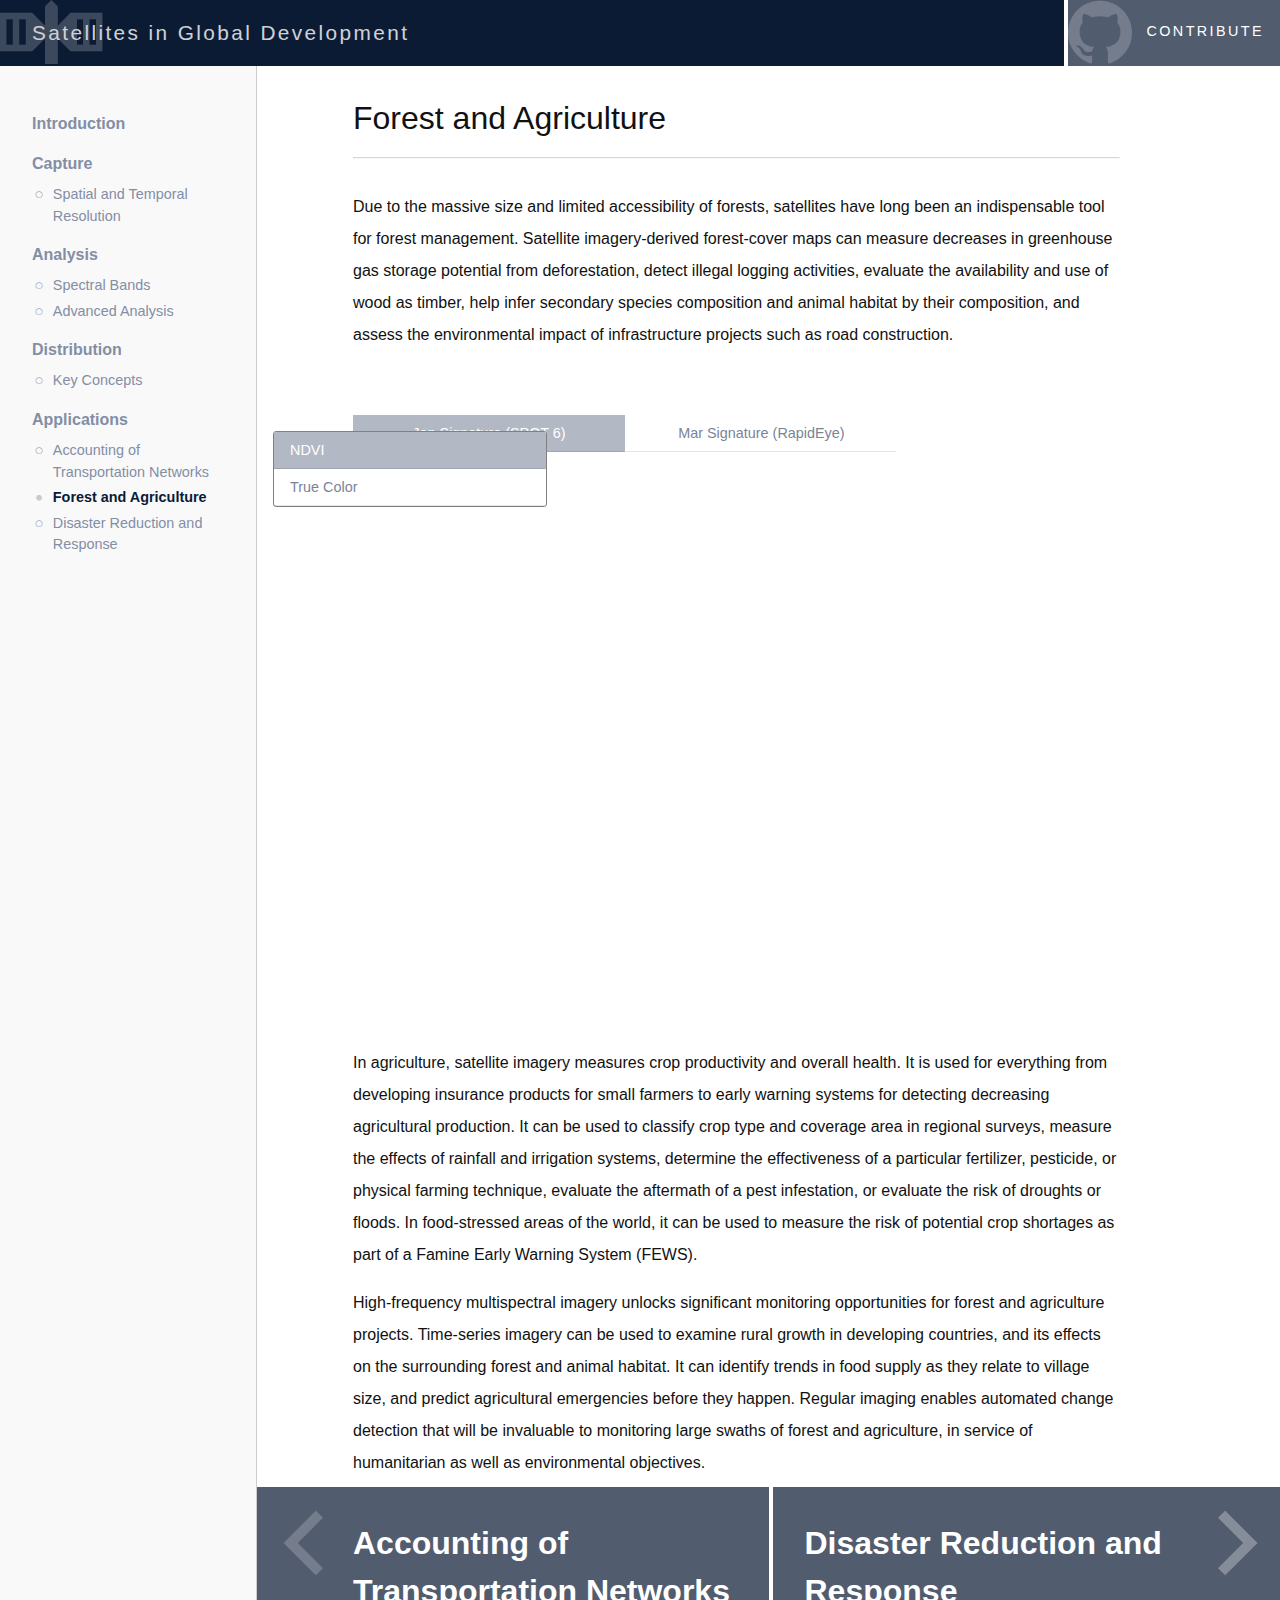
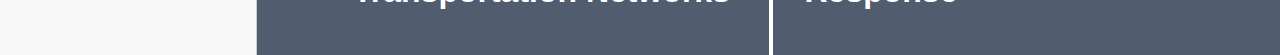
<file: applications/forest-and-agriculture.html>
<!DOCTYPE html>
<html>

	<!--[if lt IE 10]> <html class="lt-ie10 no-js"  lang=""> <![endif]-->
<!--[if gt IE 9]><!--> <html class="no-js" lang=""> <!--<![endif]-->
<head>
  <meta charset="utf-8">
	<meta http-equiv="Content-Type" content="text/html; charset=UTF-8" />
  <meta name="description" content="Exploratory, and collaboratory, review of current and upcoming satellite tools for development, from capture, distribution, analysis and applications.">
  <meta content="width=device-width, initial-scale=1" name="viewport" />
  <title>State of Satellite Imagery</title>
	<link rel="canonical" href="/applications/forest-and-agriculture.html">
	<link rel="alternate" type="application/rss+xml" title="Jekyll Seed" href="/feed.xml">

  <link href='https://fonts.googleapis.com/css?family=Roboto:400,700,400italic,500,300,300italic' rel='stylesheet' type='text/css'>

  <link href='https://api.tiles.mapbox.com/mapbox.js/v2.2.1/mapbox.css' rel='stylesheet' />
	<link rel="stylesheet" href="/assets/styles/main-1793a45fb8.css">
</head>


	<body>

		<header id="header" class="hero">
	<div class="hero-block">
	  <h1 class="hero-block__title"><a href="/" class="icon-centerer"><i class="collecticon collecticon-satsummit-logo-symbol-pos"></i> Satellites in Global Development</a></h1>
		<!-- Mobile Nav -->
		<div id="mySidenav" class="sidenav">
		  <a href="javascript:void(0)" class="closebtn">&times;</a>
			<ul class="secondnav">
			  <li class="sidebar--title sidebar--title__first "><a href="/">Introduction</a></li>
			  
			    
			      <li class="sidebar--title "><a href="/capture/">Capture</a></li>
			    
			  
			    
			      <li class="sidebar--subsection "><a href="/capture/spatial-and-temporal-resolution.html"><i class="collecticon collecticon-circle-empty"></i><span>Spatial and Temporal Resolution</span></a></li>
			    
			  
			    
			      <li class="sidebar--title "><a href="/analysis/">Analysis</a></li>
			    
			  
			    
			      <li class="sidebar--subsection "><a href="/analysis/spectral-bands.html"><i class="collecticon collecticon-circle-empty"></i><span>Spectral Bands</span></a></li>
			    
			  
			    
			      <li class="sidebar--subsection "><a href="/analysis/advanced-analysis.html"><i class="collecticon collecticon-circle-empty"></i><span>Advanced Analysis</span></a></li>
			    
			  
			    
			      <li class="sidebar--title "><a href="/distribution/">Distribution</a></li>
			    
			  
			    
			      <li class="sidebar--subsection "><a href="/distribution/key-concepts.html"><i class="collecticon collecticon-circle-empty"></i><span>Key Concepts</span></a></li>
			    
			  
			    
			      <li class="sidebar--title "><a href="/applications/">Applications</a></li>
			    
			  
			    
			      <li class="sidebar--subsection "><a href="/applications/accounting-of-transportation-networks.html"><i class="collecticon collecticon-circle-empty"></i><span>Accounting of Transportation Networks</span></a></li>
			    
			  
			    
			      <li class="sidebar--subsection siderbar--item__active"><a href="/applications/forest-and-agriculture.html"><i class="collecticon collecticon-circle-full"></i><span>Forest and Agriculture</span></a></li>
			    
			  
			    
			      <li class="sidebar--subsection "><a href="/applications/disaster-reduction-and-response.html"><i class="collecticon collecticon-circle-empty"></i><span>Disaster Reduction and Response</span></a></li>
			    
			  
			</ul>
		</div>

	  <!-- Mobile Nav Opener -->
		<nav class="nav--trigger"><i class="collecticon collecticon-hamburger-menu"></i></nav>

	  <!-- Contribute Block -->
	  <a href="https://github.com/satsummit/landscape" target="_blank">
	    <div class="contribute-block">
	    	<i class="collecticon collecticon-github"></i>CONTRIBUTE
	    </div>
	  </a>
	</div>
</header>


		<div class="container">
		  <div class="container-sidenav">
				<ul class="sidebar">
  <li class="sidebar--title sidebar--title__first "><a href="/">Introduction</a></li>
  
    
      <li class="sidebar--title "><a href="/capture/">Capture</a></li>
    
  
    
      <li class="sidebar--subsection "><a href="/capture/spatial-and-temporal-resolution.html"><i class="collecticon collecticon-circle-empty"></i><span>Spatial and Temporal Resolution</span></a></li>
    
  
    
      <li class="sidebar--title "><a href="/analysis/">Analysis</a></li>
    
  
    
      <li class="sidebar--subsection "><a href="/analysis/spectral-bands.html"><i class="collecticon collecticon-circle-empty"></i><span>Spectral Bands</span></a></li>
    
  
    
      <li class="sidebar--subsection "><a href="/analysis/advanced-analysis.html"><i class="collecticon collecticon-circle-empty"></i><span>Advanced Analysis</span></a></li>
    
  
    
      <li class="sidebar--title "><a href="/distribution/">Distribution</a></li>
    
  
    
      <li class="sidebar--subsection "><a href="/distribution/key-concepts.html"><i class="collecticon collecticon-circle-empty"></i><span>Key Concepts</span></a></li>
    
  
    
      <li class="sidebar--title "><a href="/applications/">Applications</a></li>
    
  
    
      <li class="sidebar--subsection "><a href="/applications/accounting-of-transportation-networks.html"><i class="collecticon collecticon-circle-empty"></i><span>Accounting of Transportation Networks</span></a></li>
    
  
    
      <li class="sidebar--subsection siderbar--item__active"><a href="/applications/forest-and-agriculture.html"><i class="collecticon collecticon-circle-full"></i><span>Forest and Agriculture</span></a></li>
    
  
    
      <li class="sidebar--subsection "><a href="/applications/disaster-reduction-and-response.html"><i class="collecticon collecticon-circle-empty"></i><span>Disaster Reduction and Response</span></a></li>
    
  
 </ul>


		    <div class="container-article">
		      <article class="article-padding">

						<!-- Generate Navigation Links-->
						
							
							
						
							
							
						
							
							
						
							
							
						
							
							
						
							
							
						
							
							
						
							
							
						
							
								
							
							
						
							
							
						
							
							
								
							
						

						<div class="mobile--breadcrumbs">
	
		<a href="/applications">Applications</a> / <a href="/applications/forest-and-agriculture.html">Forest and Agriculture</a>
	
</div>


		      	<h1 id="forest-and-agriculture">Forest and Agriculture</h1>

<hr />

<p>Due to the massive size and limited accessibility of forests, satellites have long been an indispensable tool for forest management. Satellite imagery-derived forest-cover maps can measure decreases in greenhouse gas storage potential from deforestation, detect illegal logging activities, evaluate the availability and use of wood as timber, help infer secondary species composition and animal habitat by their composition, and assess the environmental impact of infrastructure projects such as road construction.</p>

<div id="uganda-agriculture-comparison"></div>

<p>In agriculture, satellite imagery measures crop productivity and overall health. It is used for everything from developing insurance products for small farmers to early warning systems for detecting decreasing agricultural production. It can be used to classify crop type and coverage area in regional surveys, measure the effects of rainfall and irrigation systems, determine the effectiveness of a particular fertilizer, pesticide, or physical farming technique, evaluate the aftermath of a pest infestation, or evaluate the risk of droughts or floods. In food-stressed areas of the world, it can be used to measure the risk of potential crop shortages as part of a Famine Early Warning System (FEWS).</p>

<p>High-frequency multispectral imagery unlocks significant monitoring opportunities for forest and agriculture projects. Time-series imagery can be used to examine rural growth in developing countries, and its effects on the surrounding forest and animal habitat. It can identify trends in food supply as they relate to village size, and predict agricultural emergencies before they happen. Regular imaging enables automated change detection that will be invaluable to monitoring large swaths of forest and agriculture, in service of humanitarian as well as environmental objectives.</p>

		      </article>

				<!-- Footer Content-->
<footer class="article-footer ">

	<!-- Determine if we need two nav blocks or one -->
	<a href="/applications/accounting-of-transportation-networks.html" class="article-footer__flex">
		<!-- Create first footer block -->
		<article class="article-footer__left">
			<!-- Determine which chevron to use.. -->
			
				<i class="collecticon collecticon-chevron-left"></i>
			

			<!-- If we're on the first page, just use the title for the next page -->
			<h2>
				
					Accounting of Transportation Networks
				
			</h2>
		</article>
	 </a>
	 <!-- If we're doing two pages, make the second block -->
	 
	 	<a href="/applications/disaster-reduction-and-response.html" class="article-footer__flex">
	 		<article class="article-footer__right">
	 			<i class="collecticon collecticon-chevron-right"></i>

	 			<!-- title -->
	 			<h2>Disaster Reduction and Response</h2>

				<!-- preview -->
	 			<p></p>

	 		</article>
	 	</a>
	 
</footer>

<script src='https://api.tiles.mapbox.com/mapbox.js/v2.2.1/mapbox.js'></script>

		    </div>
		  </div>
		</div>

	</body>

<script src="/assets/scripts/vendor-6a0aeb6900.js"></script>
<script src="/assets/scripts/bundle-a184204525.js"></script>

</html>
</file>
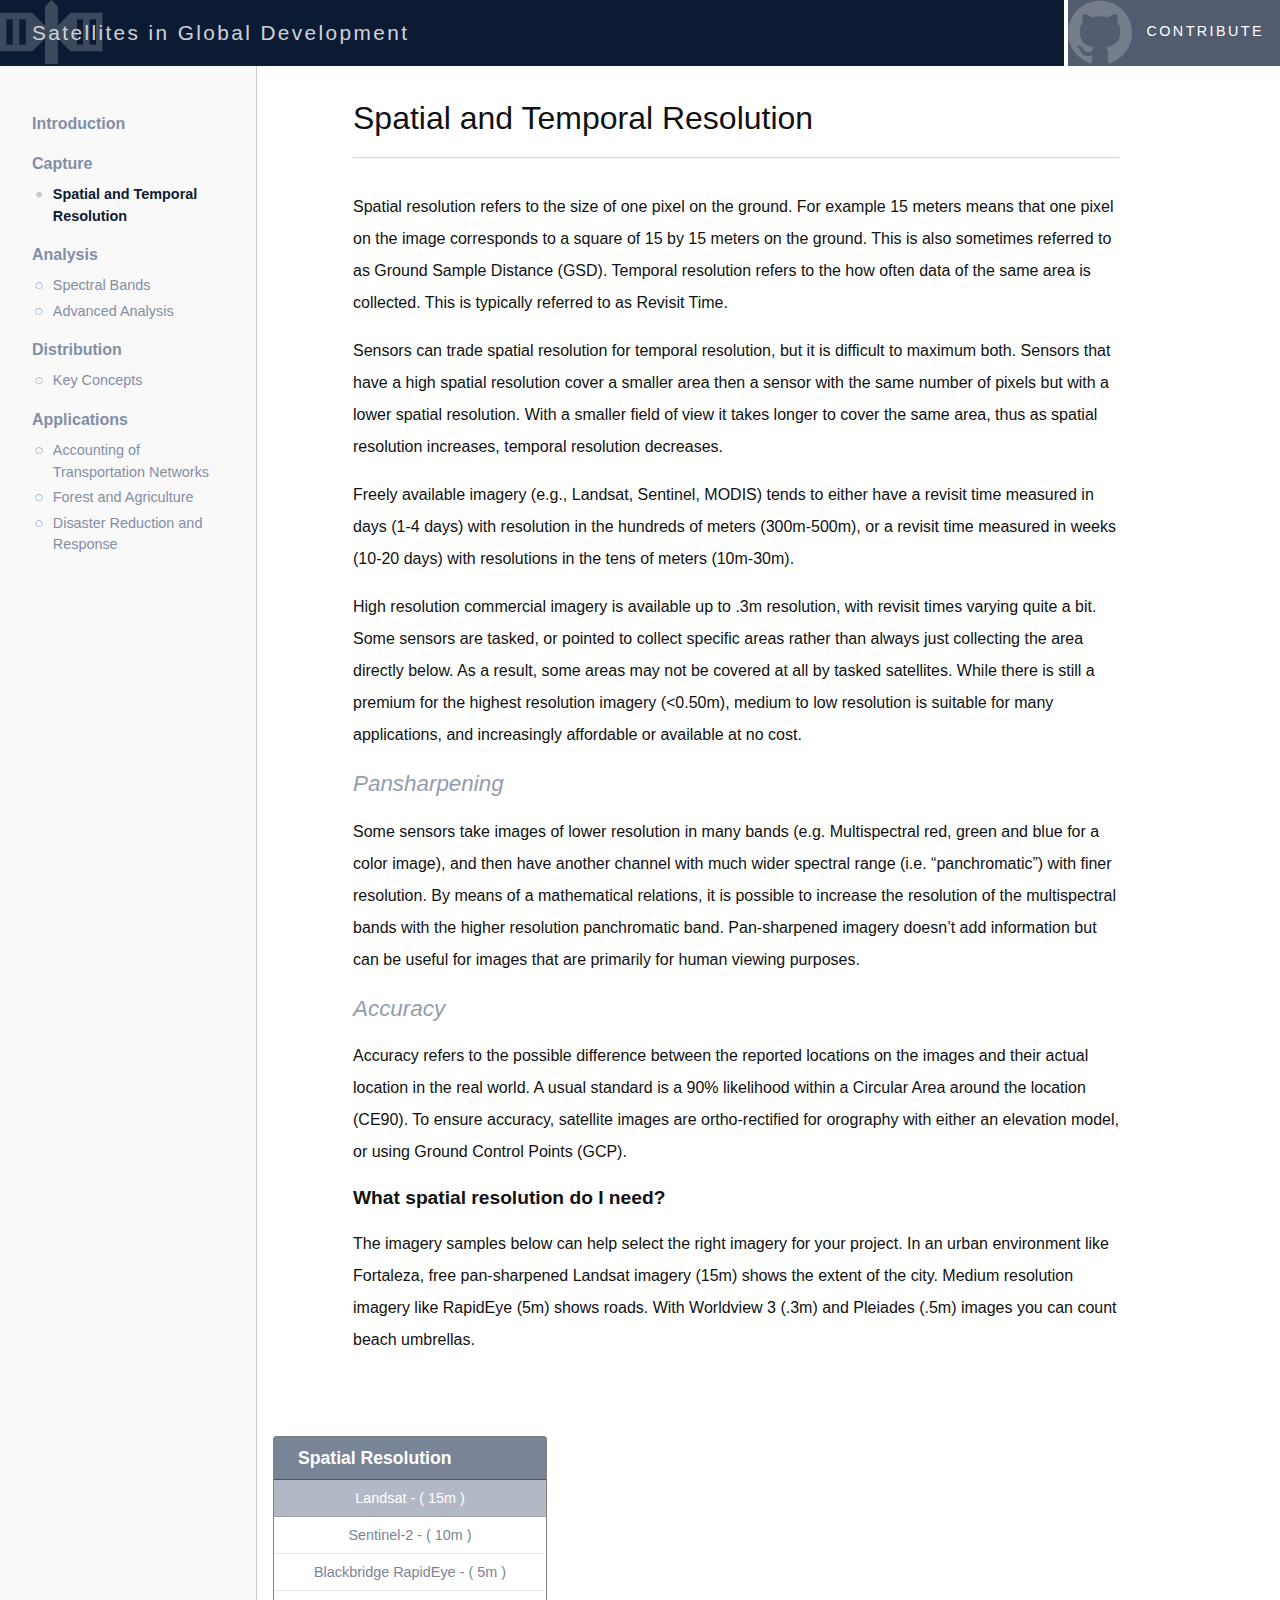
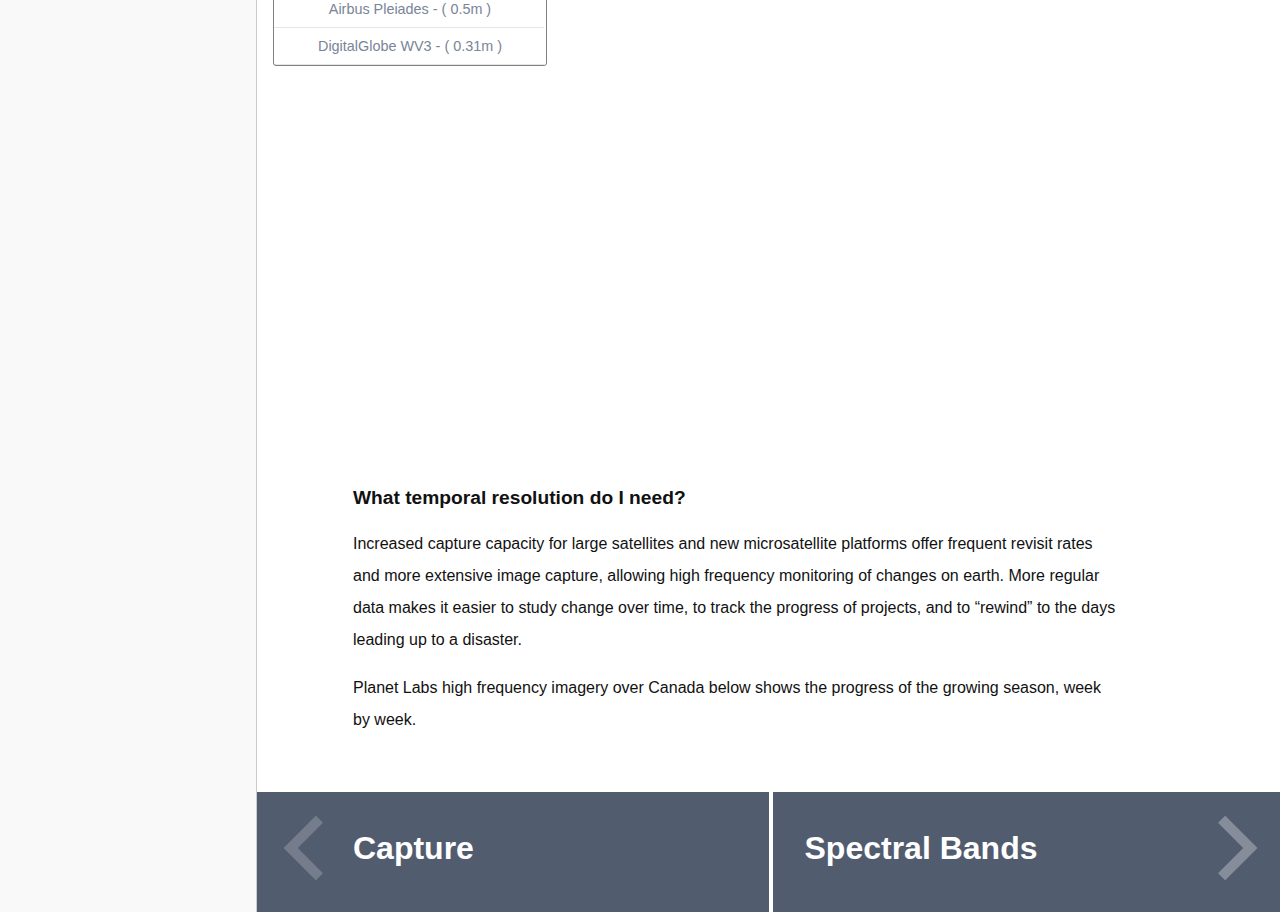
<file: capture/spatial-and-temporal-resolution.html>
<!DOCTYPE html>
<html>

	<!--[if lt IE 10]> <html class="lt-ie10 no-js"  lang=""> <![endif]-->
<!--[if gt IE 9]><!--> <html class="no-js" lang=""> <!--<![endif]-->
<head>
  <meta charset="utf-8">
	<meta http-equiv="Content-Type" content="text/html; charset=UTF-8" />
  <meta name="description" content="Exploratory, and collaboratory, review of current and upcoming satellite tools for development, from capture, distribution, analysis and applications.">
  <meta content="width=device-width, initial-scale=1" name="viewport" />
  <title>State of Satellite Imagery</title>
	<link rel="canonical" href="/capture/spatial-and-temporal-resolution.html">
	<link rel="alternate" type="application/rss+xml" title="Jekyll Seed" href="/feed.xml">

  <link href='https://fonts.googleapis.com/css?family=Roboto:400,700,400italic,500,300,300italic' rel='stylesheet' type='text/css'>

  <link href='https://api.tiles.mapbox.com/mapbox.js/v2.2.1/mapbox.css' rel='stylesheet' />
	<link rel="stylesheet" href="/assets/styles/main-1793a45fb8.css">
</head>


	<body>

		<header id="header" class="hero">
	<div class="hero-block">
	  <h1 class="hero-block__title"><a href="/" class="icon-centerer"><i class="collecticon collecticon-satsummit-logo-symbol-pos"></i> Satellites in Global Development</a></h1>
		<!-- Mobile Nav -->
		<div id="mySidenav" class="sidenav">
		  <a href="javascript:void(0)" class="closebtn">&times;</a>
			<ul class="secondnav">
			  <li class="sidebar--title sidebar--title__first "><a href="/">Introduction</a></li>
			  
			    
			      <li class="sidebar--title "><a href="/capture/">Capture</a></li>
			    
			  
			    
			      <li class="sidebar--subsection siderbar--item__active"><a href="/capture/spatial-and-temporal-resolution.html"><i class="collecticon collecticon-circle-full"></i><span>Spatial and Temporal Resolution</span></a></li>
			    
			  
			    
			      <li class="sidebar--title "><a href="/analysis/">Analysis</a></li>
			    
			  
			    
			      <li class="sidebar--subsection "><a href="/analysis/spectral-bands.html"><i class="collecticon collecticon-circle-empty"></i><span>Spectral Bands</span></a></li>
			    
			  
			    
			      <li class="sidebar--subsection "><a href="/analysis/advanced-analysis.html"><i class="collecticon collecticon-circle-empty"></i><span>Advanced Analysis</span></a></li>
			    
			  
			    
			      <li class="sidebar--title "><a href="/distribution/">Distribution</a></li>
			    
			  
			    
			      <li class="sidebar--subsection "><a href="/distribution/key-concepts.html"><i class="collecticon collecticon-circle-empty"></i><span>Key Concepts</span></a></li>
			    
			  
			    
			      <li class="sidebar--title "><a href="/applications/">Applications</a></li>
			    
			  
			    
			      <li class="sidebar--subsection "><a href="/applications/accounting-of-transportation-networks.html"><i class="collecticon collecticon-circle-empty"></i><span>Accounting of Transportation Networks</span></a></li>
			    
			  
			    
			      <li class="sidebar--subsection "><a href="/applications/forest-and-agriculture.html"><i class="collecticon collecticon-circle-empty"></i><span>Forest and Agriculture</span></a></li>
			    
			  
			    
			      <li class="sidebar--subsection "><a href="/applications/disaster-reduction-and-response.html"><i class="collecticon collecticon-circle-empty"></i><span>Disaster Reduction and Response</span></a></li>
			    
			  
			</ul>
		</div>

	  <!-- Mobile Nav Opener -->
		<nav class="nav--trigger"><i class="collecticon collecticon-hamburger-menu"></i></nav>

	  <!-- Contribute Block -->
	  <a href="https://github.com/satsummit/landscape" target="_blank">
	    <div class="contribute-block">
	    	<i class="collecticon collecticon-github"></i>CONTRIBUTE
	    </div>
	  </a>
	</div>
</header>


		<div class="container">
		  <div class="container-sidenav">
				<ul class="sidebar">
  <li class="sidebar--title sidebar--title__first "><a href="/">Introduction</a></li>
  
    
      <li class="sidebar--title "><a href="/capture/">Capture</a></li>
    
  
    
      <li class="sidebar--subsection siderbar--item__active"><a href="/capture/spatial-and-temporal-resolution.html"><i class="collecticon collecticon-circle-full"></i><span>Spatial and Temporal Resolution</span></a></li>
    
  
    
      <li class="sidebar--title "><a href="/analysis/">Analysis</a></li>
    
  
    
      <li class="sidebar--subsection "><a href="/analysis/spectral-bands.html"><i class="collecticon collecticon-circle-empty"></i><span>Spectral Bands</span></a></li>
    
  
    
      <li class="sidebar--subsection "><a href="/analysis/advanced-analysis.html"><i class="collecticon collecticon-circle-empty"></i><span>Advanced Analysis</span></a></li>
    
  
    
      <li class="sidebar--title "><a href="/distribution/">Distribution</a></li>
    
  
    
      <li class="sidebar--subsection "><a href="/distribution/key-concepts.html"><i class="collecticon collecticon-circle-empty"></i><span>Key Concepts</span></a></li>
    
  
    
      <li class="sidebar--title "><a href="/applications/">Applications</a></li>
    
  
    
      <li class="sidebar--subsection "><a href="/applications/accounting-of-transportation-networks.html"><i class="collecticon collecticon-circle-empty"></i><span>Accounting of Transportation Networks</span></a></li>
    
  
    
      <li class="sidebar--subsection "><a href="/applications/forest-and-agriculture.html"><i class="collecticon collecticon-circle-empty"></i><span>Forest and Agriculture</span></a></li>
    
  
    
      <li class="sidebar--subsection "><a href="/applications/disaster-reduction-and-response.html"><i class="collecticon collecticon-circle-empty"></i><span>Disaster Reduction and Response</span></a></li>
    
  
 </ul>


		    <div class="container-article">
		      <article class="article-padding">

						<!-- Generate Navigation Links-->
						
							
								
							
							
						
							
							
						
							
							
						
							
							
								
							
						
							
							
						
							
							
						
							
							
						
							
							
						
							
							
						
							
							
						
							
							
						

						<div class="mobile--breadcrumbs">
	
		<a href="/capture">Capture</a> / <a href="/capture/spatial-and-temporal-resolution.html">Spatial and Temporal Resolution</a>
	
</div>


		      	<h1 id="spatial-and-temporal-resolution">Spatial and Temporal Resolution</h1>

<hr />

<p>Spatial resolution refers to the size of one pixel on the ground. For example 15 meters means that one pixel on the image corresponds to a square of 15 by 15 meters on the ground. This is also sometimes referred to as Ground Sample Distance (GSD).  Temporal resolution refers to the how often data of the same area is collected. This is typically referred to as Revisit Time.</p>

<p>Sensors can trade spatial resolution for temporal resolution, but it is difficult to maximum both. Sensors that have a high spatial resolution cover a smaller area then a sensor with the same number of pixels but with a lower spatial resolution. With a smaller field of view it takes longer to cover the same area, thus as spatial resolution increases, temporal resolution decreases.</p>

<p>Freely available imagery (e.g., Landsat, Sentinel, MODIS) tends to either have a revisit time measured in days (1-4 days) with resolution in the hundreds of meters (300m-500m), or a revisit time measured in weeks (10-20 days) with resolutions in the tens of meters (10m-30m).</p>

<p>High resolution commercial imagery is available up to .3m resolution, with revisit times varying quite a bit. Some sensors are tasked, or pointed to collect specific areas rather than always just collecting the area directly below. As a result, some areas may not be covered at all by tasked satellites. While there is still a premium for the highest resolution imagery (&lt;0.50m), medium to low resolution is suitable for many applications, and increasingly affordable or available at no cost.</p>

<h4 id="pansharpening">Pansharpening</h4>

<p>Some sensors take images of lower resolution in many bands (e.g. Multispectral red, green and blue for a color image), and then have another channel with much wider spectral range (i.e. “panchromatic”) with finer resolution. By means of a mathematical relations, it is possible to increase the resolution of the multispectral bands with the higher resolution panchromatic band. Pan-sharpened imagery doesn’t add information but can be useful for images that are primarily for human viewing purposes.</p>

<h4 id="accuracy">Accuracy</h4>

<p>Accuracy refers to the possible difference between the reported locations on the images and their actual location in the real world. A usual standard is a 90% likelihood within a Circular Area around the location (CE90). To ensure accuracy, satellite images are ortho-rectified for orography with either an elevation model, or using Ground Control Points (GCP).</p>

<h3 id="what-spatial-resolution-do-i-need">What spatial resolution do I need?</h3>

<p>The imagery samples below can help select the right imagery for your project.
In an urban environment like Fortaleza, free pan-sharpened Landsat imagery (15m) shows the extent of the city. Medium resolution imagery like RapidEye (5m) shows roads. With Worldview 3 (.3m) and Pleiades (.5m) images you can count beach umbrellas.</p>

<div id="resolutionComparison" class="extra-bottom-margin"></div>

<h3 id="what-temporal-resolution-do-i-need">What temporal resolution do I need?</h3>

<p>Increased capture capacity for large satellites and new microsatellite platforms offer frequent revisit rates and more extensive image capture, allowing high frequency monitoring of changes on earth. More regular data makes it easier to study change over time, to track the progress of projects, and to “rewind” to the days leading up to a disaster.</p>

<p>Planet Labs high frequency imagery over Canada below shows the progress of the growing season, week by week.</p>

<div id="revisitComparison"></div>

		      </article>

				<!-- Footer Content-->
<footer class="article-footer ">

	<!-- Determine if we need two nav blocks or one -->
	<a href="/capture/" class="article-footer__flex">
		<!-- Create first footer block -->
		<article class="article-footer__left">
			<!-- Determine which chevron to use.. -->
			
				<i class="collecticon collecticon-chevron-left"></i>
			

			<!-- If we're on the first page, just use the title for the next page -->
			<h2>
				
					Capture
				
			</h2>
		</article>
	 </a>
	 <!-- If we're doing two pages, make the second block -->
	 
	 	<a href="/analysis/spectral-bands.html" class="article-footer__flex">
	 		<article class="article-footer__right">
	 			<i class="collecticon collecticon-chevron-right"></i>

	 			<!-- title -->
	 			<h2>Spectral Bands</h2>

				<!-- preview -->
	 			<p></p>

	 		</article>
	 	</a>
	 
</footer>

<script src='https://api.tiles.mapbox.com/mapbox.js/v2.2.1/mapbox.js'></script>

		    </div>
		  </div>
		</div>

	</body>

<script src="/assets/scripts/vendor-6a0aeb6900.js"></script>
<script src="/assets/scripts/bundle-a184204525.js"></script>

</html>
</file>
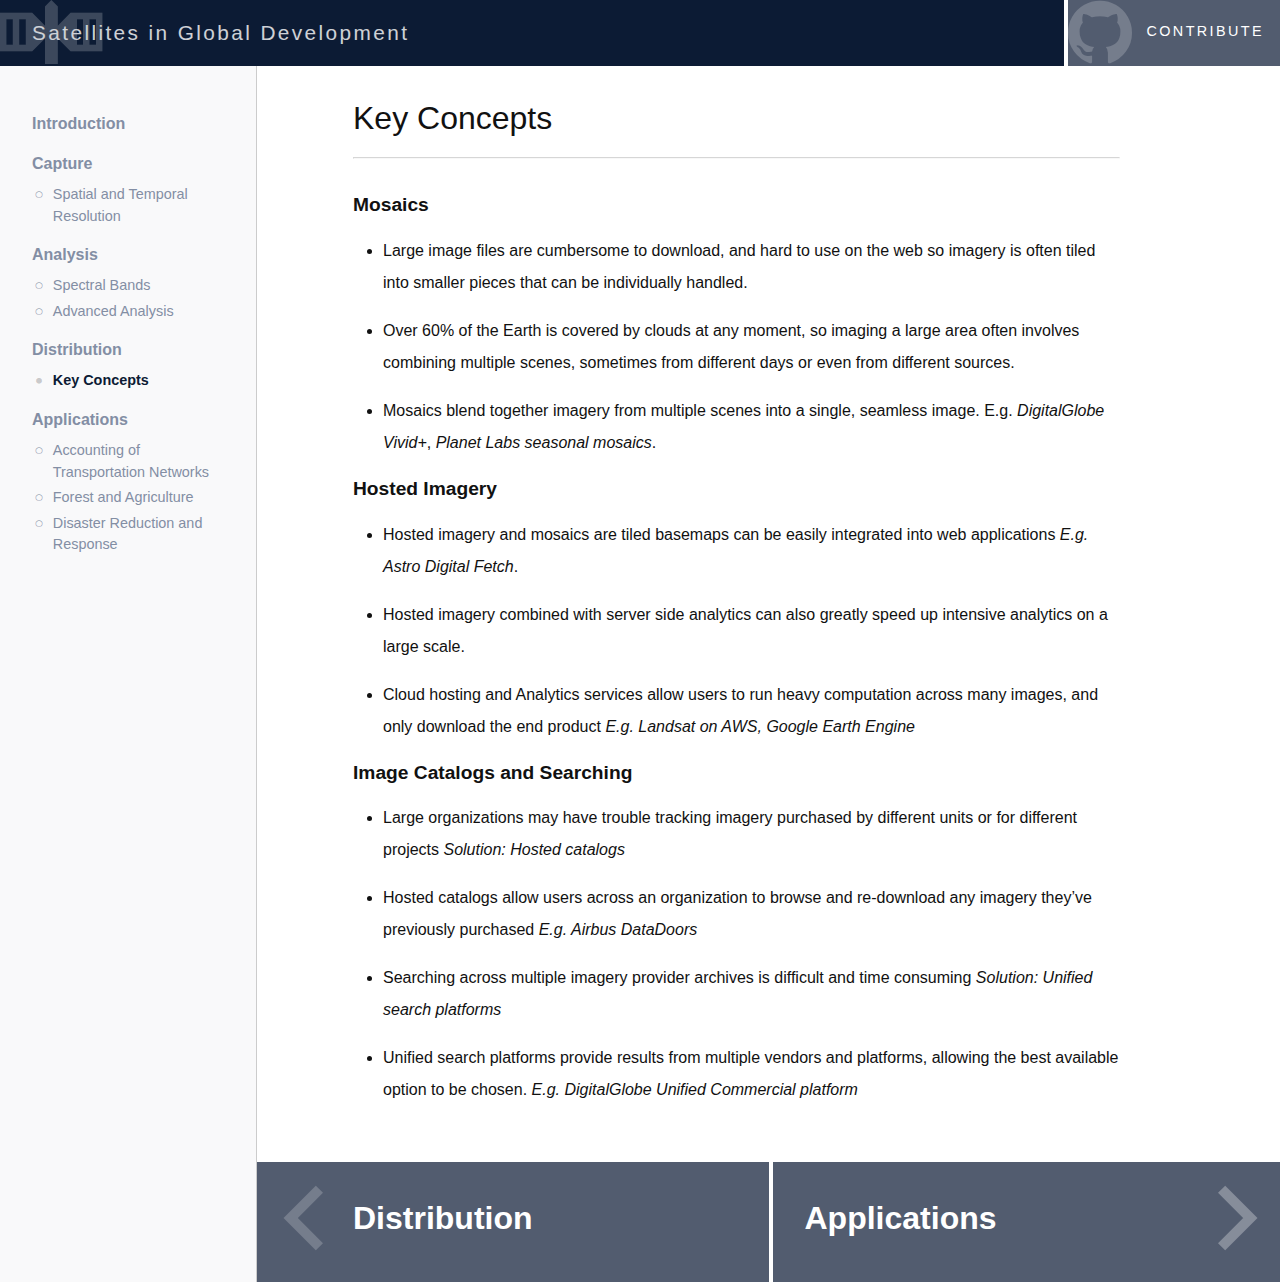
<file: distribution/key-concepts.html>
<!DOCTYPE html>
<html>

	<!--[if lt IE 10]> <html class="lt-ie10 no-js"  lang=""> <![endif]-->
<!--[if gt IE 9]><!--> <html class="no-js" lang=""> <!--<![endif]-->
<head>
  <meta charset="utf-8">
	<meta http-equiv="Content-Type" content="text/html; charset=UTF-8" />
  <meta name="description" content="Exploratory, and collaboratory, review of current and upcoming satellite tools for development, from capture, distribution, analysis and applications.">
  <meta content="width=device-width, initial-scale=1" name="viewport" />
  <title>State of Satellite Imagery</title>
	<link rel="canonical" href="/distribution/key-concepts.html">
	<link rel="alternate" type="application/rss+xml" title="Jekyll Seed" href="/feed.xml">

  <link href='https://fonts.googleapis.com/css?family=Roboto:400,700,400italic,500,300,300italic' rel='stylesheet' type='text/css'>

  <link href='https://api.tiles.mapbox.com/mapbox.js/v2.2.1/mapbox.css' rel='stylesheet' />
	<link rel="stylesheet" href="/assets/styles/main-1793a45fb8.css">
</head>


	<body>

		<header id="header" class="hero">
	<div class="hero-block">
	  <h1 class="hero-block__title"><a href="/" class="icon-centerer"><i class="collecticon collecticon-satsummit-logo-symbol-pos"></i> Satellites in Global Development</a></h1>
		<!-- Mobile Nav -->
		<div id="mySidenav" class="sidenav">
		  <a href="javascript:void(0)" class="closebtn">&times;</a>
			<ul class="secondnav">
			  <li class="sidebar--title sidebar--title__first "><a href="/">Introduction</a></li>
			  
			    
			      <li class="sidebar--title "><a href="/capture/">Capture</a></li>
			    
			  
			    
			      <li class="sidebar--subsection "><a href="/capture/spatial-and-temporal-resolution.html"><i class="collecticon collecticon-circle-empty"></i><span>Spatial and Temporal Resolution</span></a></li>
			    
			  
			    
			      <li class="sidebar--title "><a href="/analysis/">Analysis</a></li>
			    
			  
			    
			      <li class="sidebar--subsection "><a href="/analysis/spectral-bands.html"><i class="collecticon collecticon-circle-empty"></i><span>Spectral Bands</span></a></li>
			    
			  
			    
			      <li class="sidebar--subsection "><a href="/analysis/advanced-analysis.html"><i class="collecticon collecticon-circle-empty"></i><span>Advanced Analysis</span></a></li>
			    
			  
			    
			      <li class="sidebar--title "><a href="/distribution/">Distribution</a></li>
			    
			  
			    
			      <li class="sidebar--subsection siderbar--item__active"><a href="/distribution/key-concepts.html"><i class="collecticon collecticon-circle-full"></i><span>Key Concepts</span></a></li>
			    
			  
			    
			      <li class="sidebar--title "><a href="/applications/">Applications</a></li>
			    
			  
			    
			      <li class="sidebar--subsection "><a href="/applications/accounting-of-transportation-networks.html"><i class="collecticon collecticon-circle-empty"></i><span>Accounting of Transportation Networks</span></a></li>
			    
			  
			    
			      <li class="sidebar--subsection "><a href="/applications/forest-and-agriculture.html"><i class="collecticon collecticon-circle-empty"></i><span>Forest and Agriculture</span></a></li>
			    
			  
			    
			      <li class="sidebar--subsection "><a href="/applications/disaster-reduction-and-response.html"><i class="collecticon collecticon-circle-empty"></i><span>Disaster Reduction and Response</span></a></li>
			    
			  
			</ul>
		</div>

	  <!-- Mobile Nav Opener -->
		<nav class="nav--trigger"><i class="collecticon collecticon-hamburger-menu"></i></nav>

	  <!-- Contribute Block -->
	  <a href="https://github.com/satsummit/landscape" target="_blank">
	    <div class="contribute-block">
	    	<i class="collecticon collecticon-github"></i>CONTRIBUTE
	    </div>
	  </a>
	</div>
</header>


		<div class="container">
		  <div class="container-sidenav">
				<ul class="sidebar">
  <li class="sidebar--title sidebar--title__first "><a href="/">Introduction</a></li>
  
    
      <li class="sidebar--title "><a href="/capture/">Capture</a></li>
    
  
    
      <li class="sidebar--subsection "><a href="/capture/spatial-and-temporal-resolution.html"><i class="collecticon collecticon-circle-empty"></i><span>Spatial and Temporal Resolution</span></a></li>
    
  
    
      <li class="sidebar--title "><a href="/analysis/">Analysis</a></li>
    
  
    
      <li class="sidebar--subsection "><a href="/analysis/spectral-bands.html"><i class="collecticon collecticon-circle-empty"></i><span>Spectral Bands</span></a></li>
    
  
    
      <li class="sidebar--subsection "><a href="/analysis/advanced-analysis.html"><i class="collecticon collecticon-circle-empty"></i><span>Advanced Analysis</span></a></li>
    
  
    
      <li class="sidebar--title "><a href="/distribution/">Distribution</a></li>
    
  
    
      <li class="sidebar--subsection siderbar--item__active"><a href="/distribution/key-concepts.html"><i class="collecticon collecticon-circle-full"></i><span>Key Concepts</span></a></li>
    
  
    
      <li class="sidebar--title "><a href="/applications/">Applications</a></li>
    
  
    
      <li class="sidebar--subsection "><a href="/applications/accounting-of-transportation-networks.html"><i class="collecticon collecticon-circle-empty"></i><span>Accounting of Transportation Networks</span></a></li>
    
  
    
      <li class="sidebar--subsection "><a href="/applications/forest-and-agriculture.html"><i class="collecticon collecticon-circle-empty"></i><span>Forest and Agriculture</span></a></li>
    
  
    
      <li class="sidebar--subsection "><a href="/applications/disaster-reduction-and-response.html"><i class="collecticon collecticon-circle-empty"></i><span>Disaster Reduction and Response</span></a></li>
    
  
 </ul>


		    <div class="container-article">
		      <article class="article-padding">

						<!-- Generate Navigation Links-->
						
							
							
						
							
							
						
							
							
						
							
							
						
							
							
						
							
								
							
							
						
							
							
						
							
							
								
							
						
							
							
						
							
							
						
							
							
						

						<div class="mobile--breadcrumbs">
	
		<a href="/distribution">Distribution</a> / <a href="/distribution/key-concepts.html">Key Concepts</a>
	
</div>


		      	<h1 id="key-concepts">Key Concepts</h1>

<hr />

<h3 id="mosaics">Mosaics</h3>

<ul>
  <li>
    <p>Large image files are cumbersome to download, and hard to use on the web so imagery is often tiled into smaller pieces that can be individually handled.</p>
  </li>
  <li>
    <p>Over 60% of the Earth is covered by clouds at any moment, so imaging a large area often involves combining multiple scenes, sometimes from different days or even from different sources.</p>
  </li>
  <li>
    <p>Mosaics blend together imagery from multiple scenes into a single, seamless image. E.g. <em>DigitalGlobe Vivid+</em>, <em>Planet Labs seasonal mosaics</em>.</p>
  </li>
</ul>

<h3 id="hosted-imagery">Hosted Imagery</h3>

<ul>
  <li>
    <p>Hosted imagery and mosaics are tiled basemaps can be easily integrated into web applications <em>E.g. Astro Digital Fetch</em>.</p>
  </li>
  <li>
    <p>Hosted imagery combined with server side analytics can also greatly speed up intensive analytics on a large scale.</p>
  </li>
  <li>
    <p>Cloud hosting and Analytics services allow users to run heavy computation across many images, and only download the end product <em>E.g. Landsat on AWS, Google Earth Engine</em></p>
  </li>
</ul>

<h3 id="image-catalogs-and-searching">Image Catalogs and Searching</h3>

<ul>
  <li>
    <p>Large organizations may have trouble tracking imagery purchased by different units or for different projects <em>Solution: Hosted catalogs</em></p>
  </li>
  <li>
    <p>Hosted catalogs allow users across an organization to browse and re-download any imagery they’ve previously purchased <em>E.g. Airbus DataDoors</em></p>
  </li>
  <li>
    <p>Searching across multiple imagery provider archives is difficult and time consuming <em>Solution: Unified search platforms</em></p>
  </li>
  <li>
    <p>Unified search platforms provide results from multiple vendors and platforms, allowing the best available option to be chosen. <em>E.g. DigitalGlobe Unified Commercial platform</em></p>
  </li>
</ul>

		      </article>

				<!-- Footer Content-->
<footer class="article-footer ">

	<!-- Determine if we need two nav blocks or one -->
	<a href="/distribution/" class="article-footer__flex">
		<!-- Create first footer block -->
		<article class="article-footer__left">
			<!-- Determine which chevron to use.. -->
			
				<i class="collecticon collecticon-chevron-left"></i>
			

			<!-- If we're on the first page, just use the title for the next page -->
			<h2>
				
					Distribution
				
			</h2>
		</article>
	 </a>
	 <!-- If we're doing two pages, make the second block -->
	 
	 	<a href="/applications/" class="article-footer__flex">
	 		<article class="article-footer__right">
	 			<i class="collecticon collecticon-chevron-right"></i>

	 			<!-- title -->
	 			<h2>Applications</h2>

				<!-- preview -->
	 			<p></p>

	 		</article>
	 	</a>
	 
</footer>

<script src='https://api.tiles.mapbox.com/mapbox.js/v2.2.1/mapbox.js'></script>

		    </div>
		  </div>
		</div>

	</body>

<script src="/assets/scripts/vendor-6a0aeb6900.js"></script>
<script src="/assets/scripts/bundle-a184204525.js"></script>

</html>
</file>
<file: assets/styles/main-1793a45fb8.css>
body,dd,hr{margin:0;padding:0}blockquote,dl,figure,h1,h2,h3,h4,h5,h6,ol,p,ul{padding:0}body{font:400 16px/1.5 "Helvetica Neue",Helvetica,Arial,sans-serif;color:#111;background-color:#fdfdfd;-webkit-text-size-adjust:100%;-webkit-font-feature-settings:"kern" 1;-moz-font-feature-settings:"kern" 1;-o-font-feature-settings:"kern" 1;font-feature-settings:"kern" 1;font-kerning:normal}blockquote,dl,figure,h1,h2,h3,h4,h5,h6,ol,p,pre,ul{margin:0 0 15px}.highlight{margin-bottom:15px}figure>img{display:block}figcaption{font-size:14px}ol,ul{margin-left:30px}li>ol,li>ul{margin-bottom:0}h1,h4,h5,h6{font-weight:400}a{text-decoration:none;transition:.2s all;color:#838ea4}blockquote{color:#828282;border-left:4px solid #e8e8e8;padding-left:15px;font-size:18px;letter-spacing:-1px;font-style:italic}blockquote>:last-child{margin-bottom:0}code,pre{font-size:15px;border:1px solid #e8e8e8;border-radius:3px;background-color:#eef}code{padding:1px 5px}pre{padding:8px 12px;overflow-x:auto}pre>code{border:0;padding-right:0;padding-left:0}.wrapper{max-width:-webkit-calc(800px - (30px*2));max-width:calc(800px - (30px*2));margin-right:auto;margin-left:auto;padding-right:30px;padding-left:30px}@media screen and (max-width:800px){.wrapper{max-width:-webkit-calc(800px - (30px));max-width:calc(800px - (30px));padding-right:15px;padding-left:15px}}.wrapper:after{content:"";display:table;clear:both}.icon>svg{display:inline-block;width:16px;height:16px;vertical-align:middle}.icon>svg path{fill:#828282}.highlight{background:#fff}.highlighter-rouge .highlight{background:#eef}.highlight .c{color:#998;font-style:italic}.highlight .err{color:#a61717;background-color:#e3d2d2}.highlight .k,.highlight .o{font-weight:700}.highlight .cm{color:#998;font-style:italic}.highlight .cp{color:#999;font-weight:700}.highlight .c1,.highlight .cs{color:#998;font-style:italic}.highlight .cs{color:#999;font-weight:700}.highlight .gd{color:#000;background-color:#fdd}.highlight .gd .x{color:#000;background-color:#faa}.highlight .ge{font-style:italic}.highlight .gr{color:#a00}.highlight .gh{color:#999}.highlight .gi{color:#000;background-color:#dfd}.highlight .gi .x{color:#000;background-color:#afa}.highlight .go{color:#888}.highlight .gp{color:#555}.highlight .gs{font-weight:700}.highlight .gu{color:#aaa}.highlight .gt{color:#a00}.highlight .kc,.highlight .kd,.highlight .kp,.highlight .kr,.highlight .kt{font-weight:700}.highlight .kt{color:#458}.highlight .m{color:#099}.highlight .s{color:#d14}.highlight .na{color:teal}.highlight .nb{color:#0086b3}.highlight .nc{color:#458;font-weight:700}.highlight .no{color:teal}.highlight .ni{color:purple}.highlight .ne,.highlight .nf{color:#900;font-weight:700}.highlight .nn{color:#555}.highlight .nt{color:navy}.highlight .nv{color:teal}.highlight .ow{font-weight:700}.highlight .w{color:#bbb}.highlight .mf,.highlight .mh,.highlight .mi,.highlight .mo{color:#099}.highlight .s2,.highlight .sb,.highlight .sc,.highlight .sd,.highlight .se,.highlight .sh,.highlight .si,.highlight .sx{color:#d14}.highlight .sr{color:#009926}.highlight .s1{color:#d14}.highlight .ss{color:#990073}.highlight .bp{color:#999}.highlight .vc,.highlight .vg,.highlight .vi{color:teal}.highlight .il{color:#099}@font-face{font-family:"Collecticons";src:url([data-uri]) format("woff");font-weight:400;font-style:normal}[class*=" collecticon-"],[class^=collecticon-]{speak:none;font-family:"Collecticons";font-style:normal;font-weight:400;font-variant:normal;text-transform:none;line-height:1;text-rendering:auto;-webkit-font-smoothing:antialiased;-moz-osx-font-smoothing:grayscale}.collecticon-arrow-left:before{content:"\EA01"}.collecticon-arrow-right:before{content:"\EA02"}.collecticon-chevron-left:before{content:"\EA03"}.collecticon-chevron-right:before{content:"\EA04"}.collecticon-circle-empty:before{content:"\EA05"}.collecticon-circle-full:before{content:"\EA06"}.collecticon-github-2:before{content:"\EA07"}.collecticon-github:before{content:"\EA08"}.collecticon-hamburger-menu:before{content:"\EA09"}.collecticon-satsummit-logo-symbol-pos:before{content:"\EA0A"}.collecticon-sm-xmark:before{content:"\EA0B"}a:visited{color:#838ea4}a:active,a:hover{color:#f9634e}a:hover{text-decoration:none}a:focus{color:#f9634e}h2,h3{font-size:2rem;font-weight:800}@media only screen and (max-width:50em){h2{font-size:1.3rem}}h3{font-size:1.2rem}h4{color:#929cae;font-size:1.4rem;font-style:italic}.container{margin-top:4rem;display:table;height:100%;transition:all .2s;background-color:#f9f9fa}.container-article{display:table-cell;border-left:solid 1px rgba(0,0,0,.2);position:relative;background-color:#fff}.container-article a,.container-article a:visited{color:#81a365}.container-article a:active{color:#f9634e}.container-article a:hover{color:#f9634e;text-decoration:none}.container-article a:focus{color:#f9634e}.container-sidenav{display:table-row}.sidebar{display:none}@media only screen and (min-width:50.063em){.sidebar{display:table-row;padding:20px}.sidebar li{padding:0 2rem;width:12rem}.sidebar .sidebar--title__first{padding-top:2rem}}.siderbar--item__active a{font-weight:800;color:#0c1b34}.siderbar--item__active a:visited{color:#0c1b34}.siderbar--item__active a:active{color:#f9634e}.siderbar--item__active a:hover{color:#f9634e;text-decoration:none}.siderbar--item__active a:focus{color:#f9634e}.sidebar--title{font-weight:800;margin:1rem 0 .5rem;font-size:1rem}.sidebar--subsection{margin:.25rem 0 0;font-size:.9rem;list-style:none;position:relative}.sidebar--subsection span{margin-left:1.3rem;display:block}.collecticon-circle-empty,.collecticon-circle-full{position:absolute;top:4px}.collecticon-circle-full{color:rgba(0,0,0,.2)}.article--title{font-style:initial;font-weight:800;font-size:2rem;margin-bottom:0}.article--description{color:#0c1b34;font-style:italic;font-weight:400;font-size:1.2rem}article p{font-size:1rem;font-weight:400;line-height:2rem;margin-bottom:1rem}.article--subtitle{font-weight:800;font-size:1.2rem;color:#0c1b34}.article-padding{padding:0 6rem 4rem}@media only screen and (min-width:50.063em){.article-padding{padding:0 10rem 10rem 6rem}}.extra-bottom-margin{margin-bottom:4rem}.image-container{width:100%;margin:3rem 0 2rem;display:table}.image-container img{height:100px;width:100px}.image-container-left{padding-top:.5rem;display:table-cell}.image-container-right{vertical-align:top;padding-left:2rem;line-height:2rem;display:table-cell}hr{opacity:.4;margin-bottom:2rem}.resolution-map-selectors{position:absolute;z-index:100;margin-top:1em;left:1rem;border:1px solid gray;border-radius:3px;background-color:#fff}.radio-item{display:block}.image-container-solution span{font-style:italic}.landslide-model-slider{width:250px;position:absolute;z-index:1;margin:1rem 0 0 1rem;padding:.75rem 1rem .5rem;border:1px solid gray;background-color:#fff;border-radius:4px}#landslide-model-range{margin-top:.5rem;width:100%}.satellite-chart{width:100%}.hero{position:relative}.hero-block .logos,.hero-block h1,.icon-centerer{display:inline-block}.collecticon-satsummit-logo-symbol-pos{position:absolute;font-size:4rem;vertical-align:middle;left:0;top:0;opacity:.25}.hero-block{margin:0;padding:.75em 2em;background-color:#0c1b34;position:fixed;top:0;left:0;width:100%;z-index:4000}.hero-block h1{font-size:1.3rem;font-weight:500;letter-spacing:.15rem;line-height:2em;color:#fff;margin:0;transition:.4s all}.hero-block h1:hover{opacity:.8}.hero-block .logos{float:right;margin:0}.hero-block .logos img{line-height:1em;height:31px;margin-left:2em}.hero-block .devseed{width:188px;height:32px}.contribute-block:active,.contribute-block:visited,.hero-block__title a{color:#fff}.contribute-block{display:none;color:#fff}@media only screen and (min-width:50.063em){.contribute-block{background-color:#525c6f;position:absolute;display:inline-block;line-height:4em;padding:0 5rem 0 0;height:100%;top:0;right:0;border-left:4px solid #fff;transition:.2s all;font-weight:500;font-size:.9rem;letter-spacing:.15rem}.contribute-block:hover{background-color:#758199}}.contribute-block:hover{color:#fff;text-decoration:none}.contribute-block:focus{color:#fff}#introduction{float:left;text-align:center}#intro-slide-content{margin-top:6em;position:relative}.header-slide{background-color:#0c1b34;float:left;display:block;height:650px}.collecticon-github{vertical-align:middle;margin-right:.75rem;font-size:4rem;opacity:.2}.article-footer{position:absolute;bottom:0;width:100%;display:flex;align-content:stretch}.article-footer__flex{flex:1;-webkit-flex:1;width:100%}.article-footer__right{float:right;box-sizing:border-box;-moz-box-sizing:border-box;-webkit-box-sizing:border-box;border-left:4px solid #fff;height:100%;width:100%;color:#fff;background-color:#525c6f;transition:.2s all;cursor:pointer;position:relative;overflow:hidden}.article-footer__right h2{color:#fff;font-weight:800;margin-bottom:.25em;padding:2rem 0 0 2rem}.article-footer__full p,.article-footer__left p,.article-footer__right p{font-weight:400;font-size:.9rem;line-height:2rem;margin-bottom:0;padding:0 3rem 2rem 2rem}.article-footer__full:hover,.article-footer__left:hover,.article-footer__right:hover,.nav--trigger:hover{background-color:#758199}.article-footer__left{float:left}.article-footer__full h2,.article-footer__left h2{color:#fff;font-weight:800;padding:2rem 0 0 6rem;margin-bottom:.25em}.article-footer__full p,.article-footer__left p{padding:0 3rem 2rem 6rem}.article-footer__full,.article-footer__left{height:100%;color:#fff;background-color:#525c6f;transition:.2s all;cursor:pointer;position:relative;overflow:hidden;width:100%}.collecticon-chevron-left,.collecticon-chevron-right{position:absolute;font-weight:800;font-size:4rem;top:1.5rem}.collecticon-chevron-left{left:1rem;opacity:.2}.collecticon-chevron-right{right:1rem;opacity:.3}.article-footer__fwidth{width:100%}.mobile--breadcrumbs{margin:3rem 0 2rem}@media only screen and (min-width:50.063em){.mobile--breadcrumbs{display:none}}.nav--trigger{background-color:#525c6f;color:#fff;position:absolute;display:inline-block;line-height:2.6;padding:0 5rem 0 1.1rem;height:100%;top:0;right:0;border-left:4px solid #fff;font-weight:500;font-size:1.8rem;letter-spacing:.15rem;cursor:pointer}@media only screen and (min-width:50.063em){.nav--trigger{display:none}}.leaflet-bottom{z-index:1}.sidenav{height:100%;width:0;position:fixed;z-index:9999;top:0;right:-1px;background-color:#fff;border-left:1px solid rgba(0,0,0,.2);overflow-x:hidden;padding-top:2rem;padding-bottom:10rem;transition:.5s}.sidenav a{padding:.25rem 0;text-decoration:none;font-size:1.1rem;display:block;transition:.3s}.sidenav .closebtn{position:absolute;top:0;right:25px;font-size:36px;margin-left:50px}@media screen and (max-height:450px){.sidenav{padding-top:15px}.sidenav a{font-size:18px}}.secondnav{margin-bottom:8rem}.secondnav li{list-style:none}.Dropdown-control{min-width:150px}.Dropdown-control .placeholder{font-weight:700}.inline-nav{display:flex;margin-top:2em;flex-wrap:wrap;align-items:center;justify-content:center}.inline-nav-el{padding:0;margin:0 16px;text-align:center}@media only screen and (max-width:50em){.inline-nav-el{margin:0}}.button,.button:active,.button:link,.button:visited{color:#0c1b34}.button,.hero-button{display:inline-block;border-radius:3px}.button{font-size:inherit;-webkit-appearance:none;-moz-appearance:none;cursor:pointer;position:relative;text-decoration:none;text-align:center;font-weight:700;background-color:red;border:1px solid #595959}.button:hover{background-color:#00f;color:red}.impact.hero-button{background-color:tint(#7a8497,85%)}.impact.hero-button:hover{background-color:tint(#7a8497,70%)}.hero-button{border:none;padding:12px 20px 8px}@media only screen and (max-width:50em){.hero-button{padding:17px 7px 9px}}.hero-button .icon{width:100px;height:100px;margin-top:-12px;margin-bottom:-12px}.hero-button:hover{background-color:#00f}.hero-button:hover label{color:orange}.hero-button:hover .impact{color:tint(#0c1b34,60%)}.inline-radio-selector{margin-bottom:1em}.inline-radio-item{text-align:center}input.radio-item{float:left}input.radio-item:empty{margin-left:-9999px}input.radio-item:empty~label{position:relative;color:#7a8497;float:left;line-height:2.5em;text-indent:1rem;margin-top:0;cursor:pointer;-webkit-user-select:none;-moz-user-select:none;-ms-user-select:none;user-select:none;width:263px}input.radio-item:checked~label{color:#fff}.radio-item-label{padding-right:1em;border-bottom:1px solid rgba(0,0,0,.1);max-width:16rem;font-size:.9rem}:checked~.radio-item-label{background-color:#b3b9c4;border-right:2px solid #b3b9c4}:hover:not(:checked)~.radio-item-label{background-color:#eceef1;border-right:2px solid #eceef1}.inline-radio-title{text-align:left;background-color:#7a8497;color:#fff;border-bottom:1px solid #4b5260}.inline-radio-title h3{max-width:14rem;padding:.5rem 1.5rem;margin-bottom:0;font-size:1.1rem}.map{height:100%}.map,.map-container{width:100%}.static-map{width:100%;height:600px;position:absolute;left:0}@media only screen and (max-width:50em){.static-map{height:500px}}.map-container{height:600px;margin-top:4rem;margin-bottom:2rem}@media only screen and (max-width:50em){.map-container{height:500px}}.static-map__right{width:50%;left:50%}.static-map__left{width:50%}.table-container{width:100%;overflow:hidden;margin:2rem 0}table{border-collapse:collapse;background-color:#fafafa;border:1px solid rgba(0,0,0,.2);max-width:100%;margin:2rem 0 3rem}.capability-table-item{cursor:pointer}.capability-table-item:hover{background-color:#8ead75}th{padding:1rem 2rem;font-weight:400;font-size:.9rem;color:#fff;background-color:#81a365;border-bottom:2px solid #4f653d}tr:nth-child(even){background-color:rgba(0,0,0,.05)}td{font-size:.9rem;text-align:center;padding:1rem 0}td:nth-child(1){text-align:left;padding:1rem 2rem;border-right:1px solid rgba(0,0,0,.1)}@media only screen and (max-width:50em){.graphic{display:none}}#capabilities{position:relative;height:30rem}.scatterplot{width:100%;height:100%;min-height:30em;position:absolute;left:-6rem}.scatterplot-icon{cursor:pointer;transition:all .4s ease-in-out}.scatterplot-label{fill:#7a8497;font-size:.875em;font-weight:600}.scatterplot-axis-label,.tooltip{position:absolute}.scatterplot-axis-label.x-label{left:0;bottom:1em;text-align:center;width:100%}.scatterplot-axis-label.y-label{left:20px;bottom:55%;width:150px;text-align:left}.axis line{stroke:#000;stroke-width:1px}.axis .tick{fill:tint(#7a8497,70%)}.tooltip{background-color:salmon;display:block}.scatterplot .Dropdown{position:relative;display:inline-block;font-size:.875em}.Dropdown-control{position:relative;overflow:hidden;background-color:#81a365;border-radius:2px;box-sizing:border-box;color:#fff;outline:none;padding:8px 40px 8px 10px;transition:all 200ms ease;cursor:pointer}.Dropdown-control:hover{box-shadow:0 1px 0 rgba(0,0,0,.06)}.Dropdown-arrow{border-color:#fff transparent transparent;border-style:solid;border-width:5px 5px 0;content:' ';display:block;height:0;margin-top:-ceil(2.5);position:absolute;right:10px;top:45%;width:0}.is-open .Dropdown-arrow{border-color:transparent transparent #fff;border-width:0 5px 5px}.Dropdown-menu{background-color:#fff;border:1px solid #ccc;box-shadow:0 1px 0 rgba(0,0,0,.06);box-sizing:border-box;margin-top:-1px;max-height:200px;overflow-y:auto;position:absolute;top:100%;width:100%;z-index:1000;-webkit-overflow-scrolling:touch}.Dropdown-menu .group>.title{padding:8px 10px;color:#333;font-weight:700;text-transform:capitalize}.Dropdown-option{box-sizing:border-box;color:rgba(51,51,51,.8);cursor:pointer;display:block;padding:8px 10px}.Dropdown-option:last-child{border-bottom-right-radius:2px;border-bottom-left-radius:2px}.Dropdown-option.is-selected,.Dropdown-option:hover{background-color:transparent}.Dropdown-noresults{box-sizing:border-box;color:#ccc;cursor:default;display:block;padding:1em}.reactTooltip{display:inline-block;font-size:.875rem;left:-999em;opacity:0;padding:4px;position:fixed;pointer-events:none;transition:opacity .3s ease-out,margin-top .3s ease-out,margin-left .3s ease-out;top:-999em;z-index:999}.reactTooltip:after{content:"";width:0;height:0;position:absolute}.reactTooltip.show{opacity:.9!important;margin-top:0!important;margin-left:0!important}.reactTooltip.type-dark,.reactTooltip.type-error,.reactTooltip.type-info,.reactTooltip.type-success,.reactTooltip.type-warning{color:#fff;background-color:#0c1b34}.reactTooltip.type-dark.place-top:after{border-top:8px solid #222}.reactTooltip.type-dark.place-bottom:after{border-bottom:8px solid #222}.reactTooltip.type-dark.place-left:after{border-left:6px solid #222}.reactTooltip.type-dark.place-right:after{border-right:6px solid #222}.reactTooltip.type-success.place-top:after{border-top:8px solid #8dc572}.reactTooltip.type-success.place-bottom:after{border-bottom:8px solid #8dc572}.reactTooltip.type-success.place-left:after{border-left:6px solid #8dc572}.reactTooltip.type-success.place-right:after{border-right:6px solid #8dc572}.reactTooltip.type-warning.place-top:after{border-top:8px solid #f0ad4e}.reactTooltip.type-warning.place-bottom:after{border-bottom:8px solid #f0ad4e}.reactTooltip.type-warning.place-left:after{border-left:6px solid #f0ad4e}.reactTooltip.type-warning.place-right:after{border-right:6px solid #f0ad4e}.reactTooltip.type-error.place-top:after{border-top:8px solid #be6464}.reactTooltip.type-error.place-bottom:after{border-bottom:8px solid #be6464}.reactTooltip.type-error.place-left:after{border-left:6px solid #be6464}.reactTooltip.type-error.place-right:after{border-right:6px solid #be6464}.reactTooltip.type-info.place-top:after{border-top:8px solid #337ab7}.reactTooltip.type-info.place-bottom:after{border-bottom:8px solid #337ab7}.reactTooltip.type-info.place-left:after{border-left:6px solid #337ab7}.reactTooltip.type-info.place-right:after{border-right:6px solid #337ab7}.reactTooltip.type-light{color:#222;background-color:#0c1b34}.reactTooltip.type-light.place-top:after{border-top:8px solid #fff}.reactTooltip.type-light.place-bottom:after{border-bottom:8px solid #fff}.reactTooltip.type-light.place-left:after{border-left:6px solid #fff}.reactTooltip.type-light.place-right:after{border-right:6px solid #fff}.reactTooltip.place-top{margin-top:-10px}.reactTooltip.place-bottom:after,.reactTooltip.place-top:after{border-left:10px solid transparent;border-right:10px solid transparent;left:50%;margin-left:-10px}.reactTooltip.place-top:after{bottom:-8px}.reactTooltip.place-bottom{margin-top:10px}.reactTooltip.place-bottom:after{top:-8px}.reactTooltip.place-left{margin-left:-10px}.reactTooltip.place-left:after,.reactTooltip.place-right:after{border-top:6px solid transparent;border-bottom:6px solid transparent;top:50%;margin-top:-5px}.reactTooltip.place-left:after{right:-6px}.reactTooltip.place-right{margin-left:10px}.reactTooltip.place-right:after{left:-6px}
</file>
